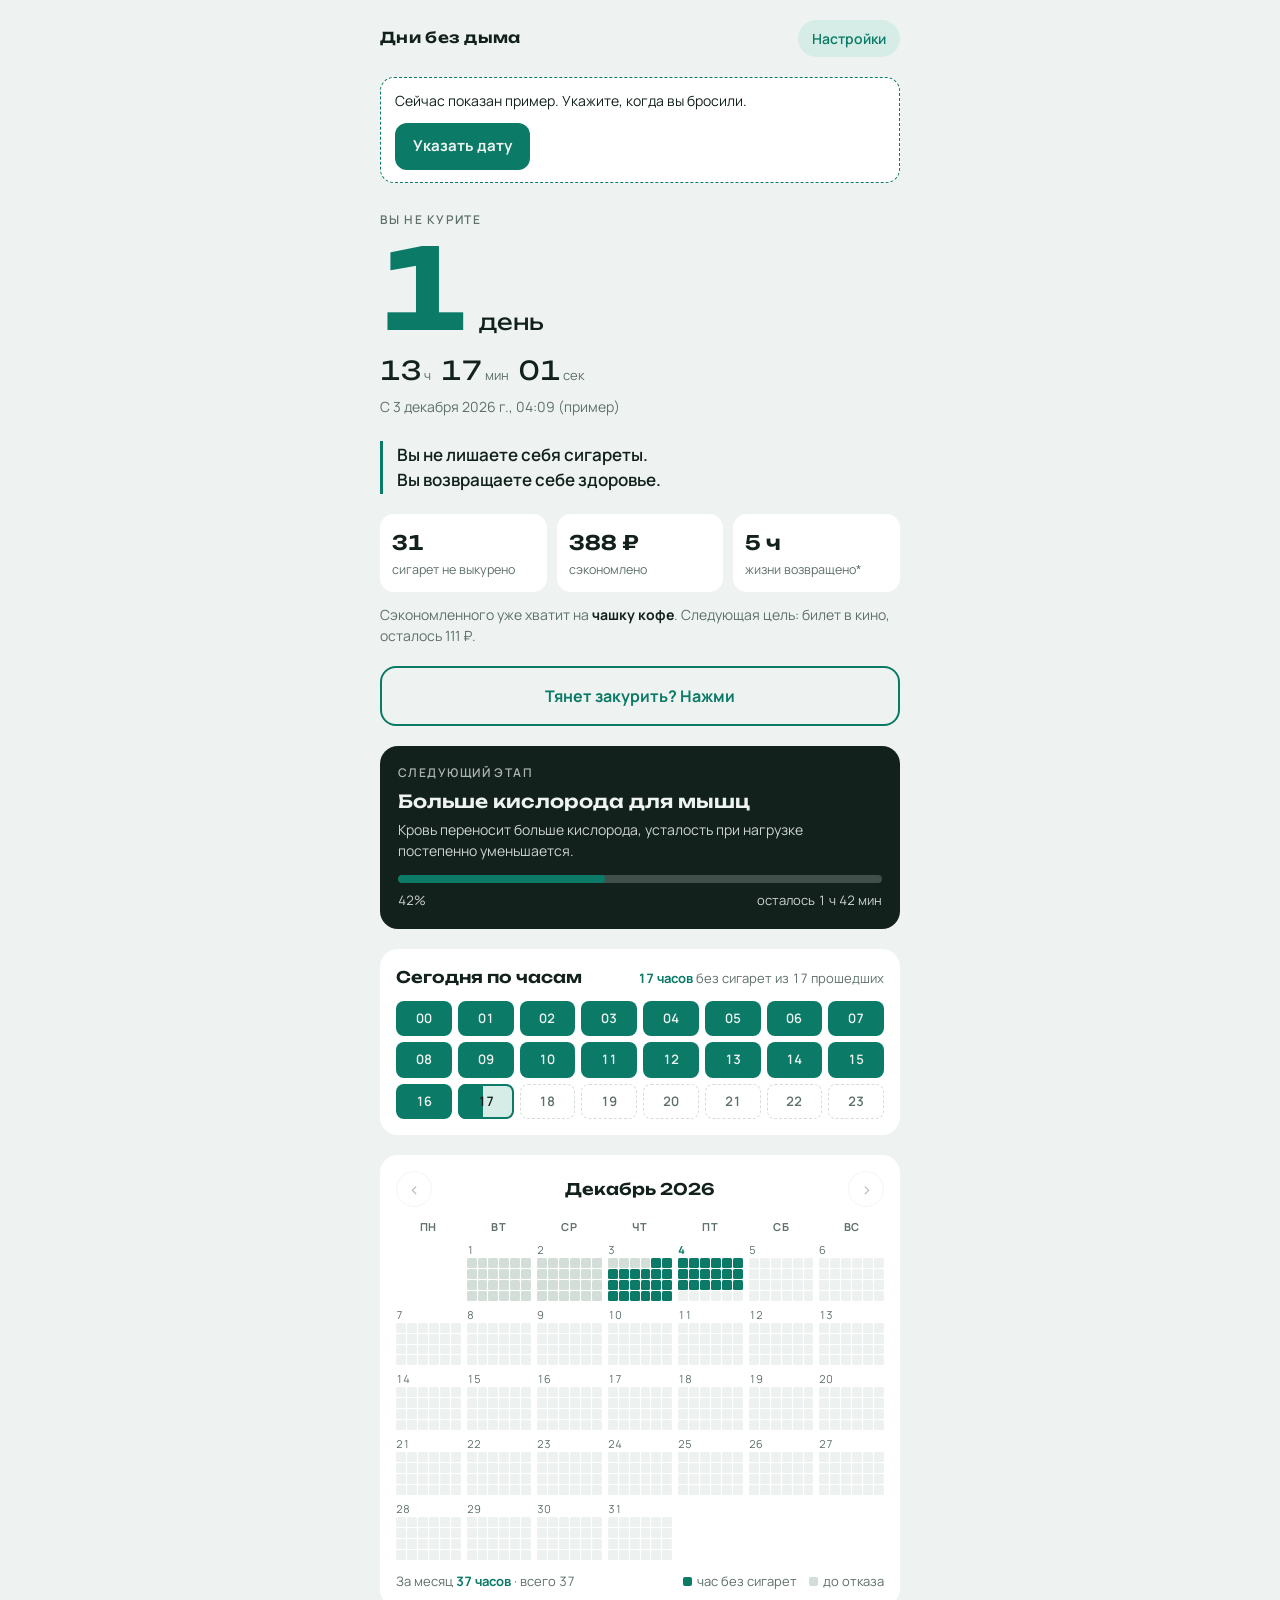
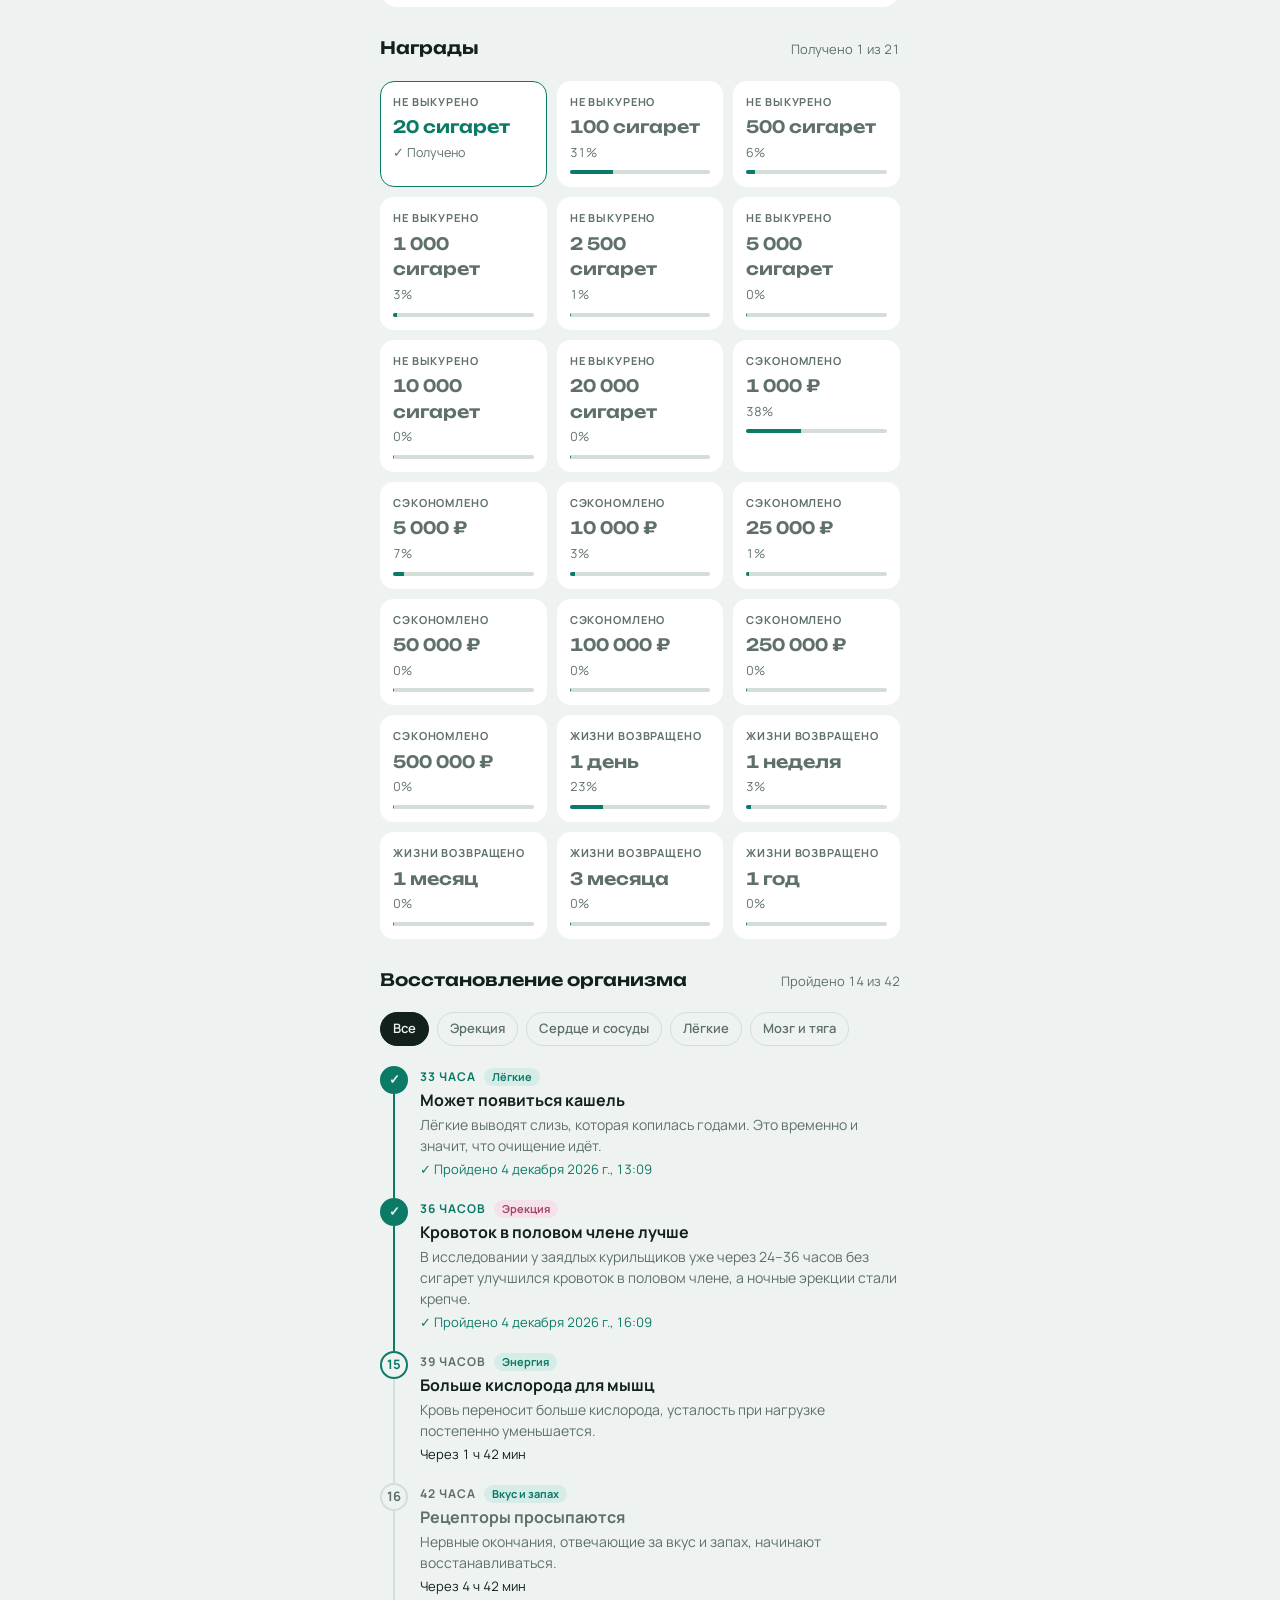
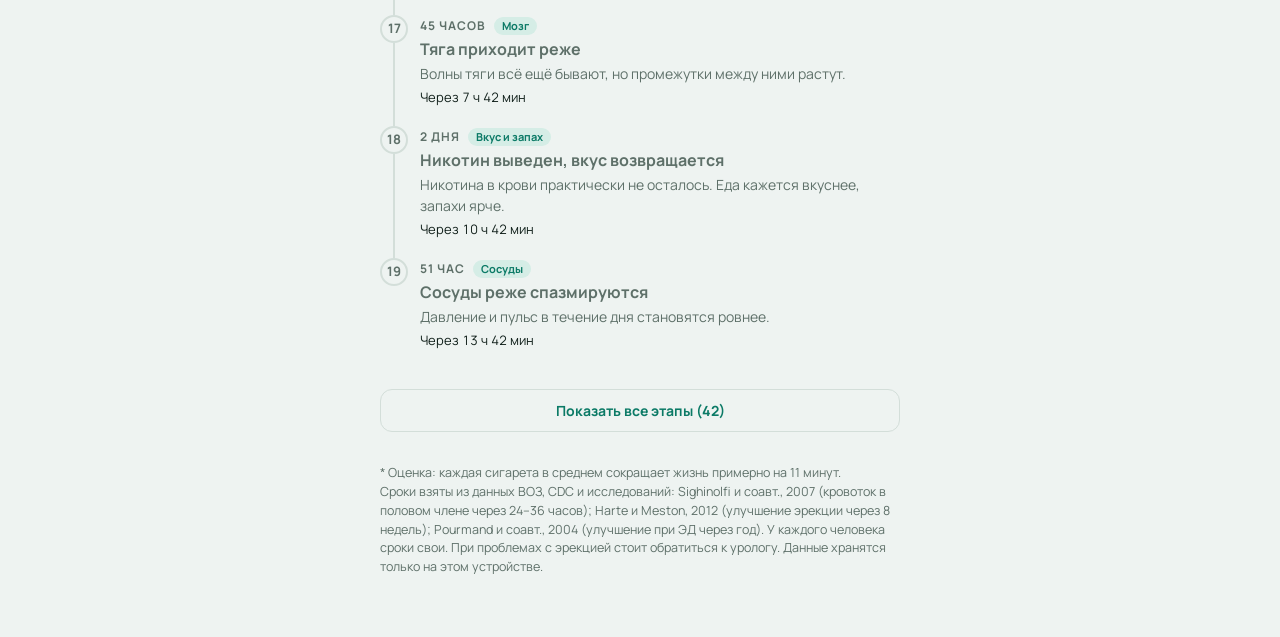
<file: index.html>
<!doctype html>
<html lang="ru">
<head>
<meta charset="utf-8">
<meta name="viewport" content="width=device-width, initial-scale=1, viewport-fit=cover">
<meta name="apple-mobile-web-app-capable" content="yes">
<meta name="mobile-web-app-capable" content="yes">
<meta name="apple-mobile-web-app-title" content="Без дыма">
<meta name="apple-mobile-web-app-status-bar-style" content="black-translucent">
<meta name="theme-color" content="#0B7A66">
<link rel="apple-touch-icon" href="apple-touch-icon.png">
<link rel="manifest" href="manifest.json">
<style>
:root { color-scheme: light; padding-top: env(safe-area-inset-top, 0px); padding-bottom: env(safe-area-inset-bottom, 0px); }
body { margin: 0; font-family: -apple-system, system-ui, sans-serif; font-size: 14px; -webkit-text-size-adjust: 100%; }
[hidden] { display: none !important; }
</style>
<title>Дни без дыма</title>
<link rel="preconnect" href="https://fonts.googleapis.com">
<link rel="preconnect" href="https://fonts.gstatic.com" crossorigin>
<link rel="stylesheet" href="https://fonts.googleapis.com/css2?family=Unbounded:wght@400;600;700&family=Manrope:wght@400;500;600;700&display=swap">
<style>
/* Layout: one narrow phone column — live timer, savings, craving help, today's hours, month calendar, rewards, then the recovery timeline */
:root {
  --bg: #EEF3F1;
  --surface: #FFFFFF;
  --fg: #12211C;
  --muted: #5E7069;
  --line: #D3DED9;
  --accent: #0B7A66;
  --accent-soft: #D5EDE6;
  --rose: #A8456B;
  --rose-soft: #F5E1E9;
  --warn: #B4472F;
  --display: "Unbounded", "Arial Black", system-ui, sans-serif;
  --body: "Manrope", -apple-system, "Segoe UI", Roboto, sans-serif;
}
@media (prefers-color-scheme: dark) {
  :root:not([data-theme="light"]) {
    --bg: #0C1613; --surface: #14211D; --fg: #E4EFEB; --muted: #8FA59D;
    --line: #23352F; --accent: #3FC7A8; --accent-soft: #173A31;
    --rose: #EC8FB2; --rose-soft: #3A1E2A; --warn: #F08A6E;
    color-scheme: dark;
  }
}
:root[data-theme="dark"] {
  --bg: #0C1613; --surface: #14211D; --fg: #E4EFEB; --muted: #8FA59D;
  --line: #23352F; --accent: #3FC7A8; --accent-soft: #173A31;
  --rose: #EC8FB2; --rose-soft: #3A1E2A; --warn: #F08A6E;
  color-scheme: dark;
}

* { box-sizing: border-box; }
body {
  background: var(--bg); color: var(--fg);
  font-family: var(--body); font-size: 16px; line-height: 1.5;
  padding-left: max(16px, env(safe-area-inset-left, 0px));
  padding-right: max(16px, env(safe-area-inset-right, 0px));
  padding-block: 20px 48px;
}
.app { max-width: 520px; margin: 0 auto; display: flex; flex-direction: column; gap: 20px; }
button:focus-visible, input:focus-visible { outline: 2px solid var(--accent); outline-offset: 2px; }
h2 { font-family: var(--display); font-size: 17px; font-weight: 600; margin: 8px 0 0; }
.eyebrow { font-size: 12px; text-transform: uppercase; letter-spacing: .12em; color: var(--muted); font-weight: 600; }
.card { background: var(--surface); border-radius: 18px; padding: 16px; display: flex; flex-direction: column; gap: 12px; }
.card-head { display: flex; justify-content: space-between; align-items: baseline; gap: 10px; flex-wrap: wrap; }
.card-title { font-family: var(--display); font-weight: 600; font-size: 16px; }
.card-sum { font-size: 13px; color: var(--muted); font-variant-numeric: tabular-nums; }
.card-sum b { color: var(--accent); }

.top { display: flex; justify-content: space-between; align-items: center; gap: 12px; }
.brand { font-family: var(--display); font-weight: 600; font-size: 15px; letter-spacing: .02em; }
.pill-btn {
  font: inherit; font-size: 14px; font-weight: 600; color: var(--accent);
  background: var(--accent-soft); border: 0; border-radius: 999px; padding: 8px 14px; cursor: pointer;
}

.demo {
  background: var(--surface); border: 1px dashed var(--accent); border-radius: 14px;
  padding: 12px 14px; font-size: 14px; display: flex; gap: 12px; align-items: center; justify-content: space-between; flex-wrap: wrap;
}

/* hero */
.hero { padding-block: 8px 4px; }
.days { display: flex; align-items: baseline; gap: 12px; margin-top: 6px; }
.days-num { font-family: var(--display); font-weight: 700; font-size: clamp(64px, 22vw, 112px); line-height: .95; color: var(--accent); font-variant-numeric: tabular-nums; }
.days-word { font-family: var(--display); font-size: 22px; font-weight: 400; }
.clock { font-family: var(--display); font-size: 26px; font-weight: 400; font-variant-numeric: tabular-nums; margin-top: 10px; letter-spacing: .02em; }
.clock span { color: var(--muted); font-size: 13px; font-family: var(--body); margin: 0 10px 0 3px; letter-spacing: 0; }
.since { color: var(--muted); font-size: 14px; margin-top: 6px; }

/* thought of the day */
.quote { border-left: 3px solid var(--accent); padding: 2px 0 2px 14px; font-size: 17px; font-weight: 600; line-height: 1.45; text-wrap: balance; }

/* stats */
.stats { display: grid; grid-template-columns: repeat(3, 1fr); gap: 10px; }
.stat { background: var(--surface); border-radius: 14px; padding: 14px 12px; min-width: 0; }
.stat-val { font-family: var(--display); font-weight: 600; font-size: 20px; font-variant-numeric: tabular-nums; overflow-wrap: anywhere; }
.stat-label { font-size: 12.5px; color: var(--muted); line-height: 1.3; margin-top: 4px; }
@media (max-width: 360px) { .stat-val { font-size: 17px; } }
.buy { font-size: 14px; color: var(--muted); margin-top: -8px; }
.buy b { color: var(--fg); }

/* craving help */
.sos-btn {
  font: inherit; font-weight: 700; font-size: 16px; width: 100%; padding: 16px; border-radius: 16px; cursor: pointer;
  border: 2px solid var(--accent); background: transparent; color: var(--accent);
  display: flex; justify-content: center; align-items: center; gap: 10px;
}
.sos { background: var(--surface); border-radius: 18px; padding: 20px 16px; display: flex; flex-direction: column; gap: 16px; align-items: center; text-align: center; }
.breath-wrap { width: 180px; height: 180px; display: grid; place-items: center; max-width: 100%; }
.breath {
  width: 100%; height: 100%; border-radius: 50%; background: var(--accent-soft); border: 3px solid var(--accent);
  display: grid; place-items: center; transform: scale(.55); transition: transform 4s ease-in-out;
}
.breath.big { transform: scale(1); }
.breath-word { font-family: var(--display); font-weight: 600; font-size: 18px; color: var(--accent); transform: scale(1.4); }
.breath.big .breath-word { transform: none; }
.sos-time { font-family: var(--display); font-size: 28px; font-variant-numeric: tabular-nums; }
.sos-tips { text-align: left; margin: 0; padding-left: 20px; font-size: 14px; color: var(--muted); display: flex; flex-direction: column; gap: 6px; }

/* next milestone */
.next { background: var(--fg); color: var(--bg); border-radius: 18px; padding: 18px; }
.next .eyebrow { color: inherit; opacity: .7; }
.next-title { font-family: var(--display); font-size: 18px; font-weight: 600; margin-top: 6px; text-wrap: balance; }
.next-text { font-size: 14px; opacity: .85; margin-top: 4px; }
.bar { height: 8px; border-radius: 99px; background: color-mix(in srgb, var(--bg) 22%, transparent); margin-top: 14px; overflow: hidden; }
.bar > i { display: block; height: 100%; background: var(--accent); border-radius: inherit; transition: width .6s; }
.next-meta { display: flex; justify-content: space-between; font-size: 13px; margin-top: 8px; opacity: .85; font-variant-numeric: tabular-nums; gap: 8px; }

/* today: 24 large hour tiles, the running hour fills up minute by minute */
.today-grid { display: grid; grid-template-columns: repeat(6, minmax(0, 1fr)); gap: 6px; }
.th {
  border-radius: 8px; padding: 8px 0; text-align: center; font-size: 13px; font-weight: 600;
  font-variant-numeric: tabular-nums; background: var(--line); color: var(--muted);
}
.th.f { background: transparent; border: 1px dashed var(--line); padding: 7px 0; }
.th.g { background: var(--accent); color: var(--bg); }
.th.c { background: linear-gradient(to right, var(--accent) var(--p), var(--accent-soft) var(--p)); color: var(--fg); outline: 2px solid var(--accent); outline-offset: -2px; }
@media (min-width: 480px) { .today-grid { grid-template-columns: repeat(8, minmax(0, 1fr)); } }

/* hour calendar: each day is a 6×4 grid of its 24 hours */
.nav { width: 36px; height: 36px; border-radius: 50%; border: 1px solid var(--line); background: transparent; color: var(--fg); font: inherit; font-size: 18px; line-height: 1; cursor: pointer; }
.nav:disabled { opacity: .3; cursor: default; }
.cal-head { display: flex; align-items: center; justify-content: space-between; gap: 8px; }
.cal-grid { display: grid; grid-template-columns: repeat(7, minmax(0, 1fr)); gap: 8px 6px; }
.wd { font-size: 11px; color: var(--muted); text-align: center; font-weight: 700; text-transform: uppercase; letter-spacing: .06em; }
.day { min-width: 0; display: flex; flex-direction: column; gap: 3px; }
.day-n { font-size: 11px; color: var(--muted); font-variant-numeric: tabular-nums; line-height: 1; }
.day.today .day-n { color: var(--accent); font-weight: 700; }
.day.full .day-n { color: var(--fg); font-weight: 600; }
.hours { display: grid; grid-template-columns: repeat(6, 1fr); gap: 1px; }
.hours i { aspect-ratio: 1; border-radius: 1.5px; background: var(--line); }
.hours i.f { opacity: .4; }
.hours i.g { background: var(--accent); }
.hours i.c { background: var(--accent); animation: pulse 1.6s ease-in-out infinite; }
@keyframes pulse { 50% { opacity: .3; } }
.cal-foot { display: flex; justify-content: space-between; align-items: center; gap: 10px; flex-wrap: wrap; font-size: 13px; color: var(--muted); }
.legend { display: flex; gap: 12px; flex-wrap: wrap; }
.legend span { display: inline-flex; align-items: center; gap: 5px; }
.legend i { width: 9px; height: 9px; border-radius: 2px; background: var(--line); display: inline-block; }
.legend i.g { background: var(--accent); }

/* reward badges */
.badges { display: grid; grid-template-columns: repeat(auto-fill, minmax(145px, 1fr)); gap: 10px; }
.badge { background: var(--surface); border-radius: 14px; padding: 12px; display: flex; flex-direction: column; gap: 4px; min-width: 0; border: 1px solid transparent; }
.badge.done { border-color: var(--accent); }
.badge-k { font-size: 11px; text-transform: uppercase; letter-spacing: .08em; color: var(--muted); font-weight: 700; }
.badge-v { font-family: var(--display); font-weight: 600; font-size: 17px; font-variant-numeric: tabular-nums; overflow-wrap: anywhere; }
.badge.done .badge-v { color: var(--accent); }
.badge.locked .badge-v { color: var(--muted); }
.badge-s { font-size: 12.5px; color: var(--muted); font-variant-numeric: tabular-nums; }
.mbar { height: 4px; border-radius: 99px; background: var(--line); overflow: hidden; margin-top: 4px; }
.mbar > i { display: block; height: 100%; background: var(--accent); }

/* recovery timeline */
.filters { display: flex; gap: 8px; flex-wrap: wrap; }
.chip {
  font: inherit; font-size: 13px; font-weight: 600; padding: 6px 12px; border-radius: 999px; cursor: pointer;
  border: 1px solid var(--line); background: transparent; color: var(--muted);
}
.chip[aria-pressed="true"] { background: var(--fg); color: var(--bg); border-color: var(--fg); }
.timeline { list-style: none; margin: 0; padding: 0; }
.ms { display: grid; grid-template-columns: 28px 1fr; gap: 12px; position: relative; padding-bottom: 18px; }
.ms::before { content: ""; position: absolute; left: 13px; top: 28px; bottom: 0; width: 2px; background: var(--line); }
.ms:last-child::before { display: none; }
.ms.done::before { background: var(--accent); }
.dot {
  width: 28px; height: 28px; border-radius: 50%; display: grid; place-items: center;
  border: 2px solid var(--line); background: var(--bg); color: var(--muted); font-size: 13px; font-weight: 700;
}
.ms.done .dot { background: var(--accent); border-color: var(--accent); color: var(--bg); }
.ms.current .dot { border-color: var(--accent); color: var(--accent); }
.ms-body { min-width: 0; padding-top: 2px; }
.ms-top { display: flex; align-items: center; gap: 8px; flex-wrap: wrap; }
.ms-when { font-size: 12px; font-weight: 700; letter-spacing: .08em; text-transform: uppercase; color: var(--muted); }
.ms.done .ms-when { color: var(--accent); }
.tag { font-size: 11px; font-weight: 700; padding: 1px 8px; border-radius: 999px; background: var(--accent-soft); color: var(--accent); }
.tag.e { background: var(--rose-soft); color: var(--rose); }
.ms-title { font-weight: 700; margin-top: 2px; }
.ms-text { font-size: 14px; color: var(--muted); margin-top: 2px; }
.ms.locked .ms-title { color: var(--muted); }
.ms-status { font-size: 13px; margin-top: 4px; font-variant-numeric: tabular-nums; }
.ms.done .ms-status { color: var(--accent); }
.more-btn { font: inherit; font-weight: 700; font-size: 14px; color: var(--accent); background: none; border: 1px solid var(--line); border-radius: 12px; padding: 10px; cursor: pointer; width: 100%; }

.note { font-size: 12.5px; color: var(--muted); }

/* settings sheet */
.sheet { background: var(--surface); border-radius: 18px; padding: 18px; display: flex; flex-direction: column; gap: 14px; }
.sheet h3 { margin: 0; font-family: var(--display); font-size: 16px; font-weight: 600; }
.form { display: flex; flex-direction: column; gap: 14px; }
.field { display: flex; flex-direction: column; gap: 6px; }
.field label { font-size: 13px; font-weight: 600; color: var(--muted); }
.field input {
  font: inherit; font-size: 16px; color: var(--fg); background: var(--bg);
  border: 1px solid var(--line); border-radius: 10px; padding: 10px 12px; width: 100%; min-width: 0;
}
.row { display: grid; grid-template-columns: 1fr 1fr; gap: 12px; }
.actions { display: flex; gap: 10px; flex-wrap: wrap; justify-content: center; }
.btn {
  font: inherit; font-weight: 700; font-size: 15px; border: 0; border-radius: 12px; padding: 12px 18px; cursor: pointer;
  background: var(--accent); color: var(--bg);
}
.btn.ghost { background: transparent; color: var(--muted); border: 1px solid var(--line); }
.btn.danger { background: transparent; color: var(--warn); border: 1px solid var(--warn); }
.btn.danger-solid { background: var(--warn); color: var(--bg); }
.confirm { display: flex; flex-direction: column; gap: 10px; font-size: 14px; border-top: 1px solid var(--line); padding-top: 14px; }
.toast {
  position: fixed; left: 50%; transform: translateX(-50%); max-width: calc(100% - 32px); text-align: center;
  bottom: calc(20px + env(safe-area-inset-bottom, 0px));
  background: var(--fg); color: var(--bg); padding: 10px 16px; border-radius: 999px; font-size: 14px; font-weight: 600;
}
@media (prefers-reduced-motion: reduce) {
  .bar > i { transition: none; }
  .hours i.c { animation: none; opacity: .5; }
  .breath, .breath.big { transition: none; transform: none; }
  .breath-word { transform: none; }
}
</style>
</head>
<body>

<div class="app">
  <div class="top">
    <div class="brand">Дни без дыма</div>
    <button class="pill-btn" id="openSettings" type="button">Настройки</button>
  </div>

  <div class="demo" id="demo" hidden>
    <span>Сейчас показан пример. Укажите, когда вы бросили.</span>
    <button class="btn" id="demoStart" type="button">Указать дату</button>
  </div>

  <section class="sheet" id="sheet" hidden>
    <h3>Мои данные</h3>
    <form id="form" class="form">
      <div class="field">
        <label for="quit">Когда выкурили последнюю сигарету</label>
        <input type="datetime-local" id="quit" required>
      </div>
      <div class="row">
        <div class="field">
          <label for="perDay">Сигарет в день</label>
          <input type="number" id="perDay" min="1" max="100" inputmode="numeric" required>
        </div>
        <div class="field">
          <label for="perPack">Сигарет в пачке</label>
          <input type="number" id="perPack" min="1" max="50" inputmode="numeric" required>
        </div>
      </div>
      <div class="field">
        <label for="price">Цена пачки, ₽</label>
        <input type="number" id="price" min="0" step="1" inputmode="decimal" required>
      </div>
      <div class="actions" style="justify-content:flex-start">
        <button class="btn" type="submit">Сохранить</button>
        <button class="btn ghost" type="button" id="closeSettings">Отмена</button>
      </div>
    </form>
    <div class="confirm">
      <button class="btn danger" type="button" id="relapse">Сорвался, начать заново</button>
      <div id="relapseConfirm" hidden>
        <p style="margin:0 0 10px">Счётчик начнётся с текущего момента. Это нормально: большинство бросает не с первой попытки, и каждая попытка приближает к успеху.</p>
        <div class="actions" style="justify-content:flex-start">
          <button class="btn danger-solid" type="button" id="relapseYes">Начать с нуля</button>
          <button class="btn ghost" type="button" id="relapseNo">Не надо</button>
        </div>
      </div>
    </div>
  </section>

  <section class="hero">
    <div class="eyebrow">Вы не курите</div>
    <div class="days"><span class="days-num" id="days">0</span><span class="days-word" id="daysWord">дней</span></div>
    <div class="clock" id="clock"></div>
    <div class="since" id="since"></div>
  </section>

  <div class="quote" id="quote"></div>

  <section class="stats">
    <div class="stat"><div class="stat-val" id="cigs">0</div><div class="stat-label">сигарет не выкурено</div></div>
    <div class="stat"><div class="stat-val" id="money">0 ₽</div><div class="stat-label">сэкономлено</div></div>
    <div class="stat"><div class="stat-val" id="life">0 ч</div><div class="stat-label">жизни возвращено*</div></div>
  </section>
  <div class="buy" id="buy"></div>

  <button class="sos-btn" id="sosOpen" type="button">Тянет закурить? Нажми</button>
  <section class="sos" id="sos" hidden>
    <div class="eyebrow">Волна тяги длится 3–5 минут</div>
    <div class="breath-wrap"><div class="breath" id="breath"><span class="breath-word" id="breathWord">Вдох</span></div></div>
    <div class="sos-time" id="sosTime">3:00</div>
    <ol class="sos-tips">
      <li>Дыши за кругом: вдох 4 секунды, задержка 4, выдох 4, задержка 4.</li>
      <li>Выпей стакан холодной воды маленькими глотками.</li>
      <li>Займи руки: сожми мяч, поиграй в игру на телефоне, пройдись.</li>
      <li>Вспомни, зачем бросаешь, и посмотри на свой счётчик выше.</li>
    </ol>
    <div class="actions">
      <button class="btn" id="sosDone" type="button">Отпустило</button>
      <button class="btn ghost" id="sosClose" type="button">Закрыть</button>
    </div>
  </section>

  <section class="next" id="next">
    <div class="eyebrow">Следующий этап</div>
    <div class="next-title" id="nextTitle"></div>
    <div class="next-text" id="nextText"></div>
    <div class="bar"><i id="nextBar" style="width:0"></i></div>
    <div class="next-meta"><span id="nextPct"></span><span id="nextLeft"></span></div>
  </section>

  <section class="card">
    <div class="card-head">
      <div class="card-title">Сегодня по часам</div>
      <div class="card-sum" id="todaySum"></div>
    </div>
    <div class="today-grid" id="todayGrid"></div>
  </section>

  <section class="card">
    <div class="cal-head">
      <button class="nav" id="calPrev" type="button" aria-label="Предыдущий месяц">‹</button>
      <div class="card-title" id="calMonth"></div>
      <button class="nav" id="calNext" type="button" aria-label="Следующий месяц">›</button>
    </div>
    <div class="cal-grid" id="calGrid"></div>
    <div class="cal-foot">
      <span class="card-sum" id="calSum"></span>
      <span class="legend"><span><i class="g"></i>час без сигарет</span><span><i></i>до отказа</span></span>
    </div>
  </section>

  <div class="card-head"><h2>Награды</h2><span class="card-sum" id="badgesCount"></span></div>
  <div class="badges" id="badges"></div>

  <div class="card-head"><h2>Восстановление организма</h2><span class="card-sum" id="msCount"></span></div>
  <div class="filters" id="filters">
    <button class="chip" type="button" data-f="all" aria-pressed="true">Все</button>
    <button class="chip" type="button" data-f="Эрекция">Эрекция</button>
    <button class="chip" type="button" data-f="Сердце">Сердце и сосуды</button>
    <button class="chip" type="button" data-f="Лёгкие">Лёгкие</button>
    <button class="chip" type="button" data-f="Мозг">Мозг и тяга</button>
  </div>
  <ol class="timeline" id="timeline"></ol>
  <button class="more-btn" id="moreBtn" type="button"></button>

  <p class="note">* Оценка: каждая сигарета в среднем сокращает жизнь примерно на 11 минут.<br>
  Сроки взяты из данных ВОЗ, CDC и исследований: Sighinolfi и соавт., 2007 (кровоток в половом члене через 24–36 часов); Harte и Meston, 2012 (улучшение эрекции через 8 недель); Pourmand и соавт., 2004 (улучшение при ЭД через год). У каждого человека сроки свои. При проблемах с эрекцией стоит обратиться к урологу. Данные хранятся только на этом устройстве.</p>
</div>

<div class="toast" id="toast" hidden></div>

<script>
const MIN = 60e3, HOUR = 60 * MIN, DAY = 24 * HOUR, YEAR = 365 * DAY;

// Recovery timeline. Tags drive the filter chips; "Сосуды" and "Кровь" fall under the heart filter.
const MILESTONES = [
  { t: 20 * MIN, when: "20 минут", tag: "Сердце", title: "Пульс и давление снижаются", text: "Сердцебиение и давление начинают возвращаться к обычному уровню." },
  { t: 2 * HOUR, when: "2 часа", tag: "Сосуды", title: "Руки и ноги теплеют", text: "Сосуды расширяются, кровоснабжение пальцев улучшается." },
  { t: 3 * HOUR, when: "3 часа", tag: "Кровь", title: "Никотина вдвое меньше", text: "Никотин выводится быстро: его уровень в крови падает вдвое примерно каждые 2 часа." },
  { t: 6 * HOUR, when: "6 часов", tag: "Кровь", title: "Кислорода становится больше", text: "Угарный газ из дыма вытесняет кислород из крови. Он уходит с дыханием, и уже примерно половины его нет." },
  { t: 9 * HOUR, when: "9 часов", tag: "Эрекция", title: "Сосуды перестают сжиматься", text: "Никотина осталось меньше 5%. Никотин сужает артерии, в том числе артерии полового члена, и это действие сходит на нет." },
  { t: 12 * HOUR, when: "12 часов", tag: "Кровь", title: "Угарный газ в норме", text: "Уровень угарного газа в крови как у некурящего, органы получают больше кислорода." },
  { t: 15 * HOUR, when: "15 часов", tag: "Мозг", title: "Первые волны тяги", text: "Это нормально. Одна волна длится 3–5 минут, потом отпускает. Помогает вода, прогулка или кнопка «Тянет закурить?»." },
  { t: 18 * HOUR, when: "18 часов", tag: "Лёгкие", title: "Лёгкие начинают очищаться", text: "Без нового дыма реснички в бронхах начинают восстанавливаться и выводить скопившуюся грязь." },
  { t: 21 * HOUR, when: "21 час", tag: "Сердце", title: "Сердцу спокойнее", text: "Никотин разгоняет пульс на 10–20 ударов в минуту. Теперь сердце бьётся ровнее и тратит меньше сил." },
  { t: 24 * HOUR, when: "1 день", tag: "Сердце", title: "Риск инфаркта начинает снижаться", text: "Первые сутки позади. Давление стабильнее, сосуды реже спазмируются." },
  { t: 27 * HOUR, when: "27 часов", tag: "Эрекция", title: "Возвращается оксид азота", text: "Курение подавляет оксид азота — вещество, которое расслабляет сосуды и запускает эрекцию. Без дыма стенки сосудов начинают вырабатывать его лучше." },
  { t: 30 * HOUR, when: "30 часов", tag: "Мозг", title: "Раздражительность — знак перемен", text: "Мозг учится жить без никотина. Пик раздражительности обычно на 2–3 день, дальше идёт на спад." },
  { t: 33 * HOUR, when: "33 часа", tag: "Лёгкие", title: "Может появиться кашель", text: "Лёгкие выводят слизь, которая копилась годами. Это временно и значит, что очищение идёт." },
  { t: 36 * HOUR, when: "36 часов", tag: "Эрекция", title: "Кровоток в половом члене лучше", text: "В исследовании у заядлых курильщиков уже через 24–36 часов без сигарет улучшился кровоток в половом члене, а ночные эрекции стали крепче." },
  { t: 39 * HOUR, when: "39 часов", tag: "Энергия", title: "Больше кислорода для мышц", text: "Кровь переносит больше кислорода, усталость при нагрузке постепенно уменьшается." },
  { t: 42 * HOUR, when: "42 часа", tag: "Вкус и запах", title: "Рецепторы просыпаются", text: "Нервные окончания, отвечающие за вкус и запах, начинают восстанавливаться." },
  { t: 45 * HOUR, when: "45 часов", tag: "Мозг", title: "Тяга приходит реже", text: "Волны тяги всё ещё бывают, но промежутки между ними растут." },
  { t: 48 * HOUR, when: "2 дня", tag: "Вкус и запах", title: "Никотин выведен, вкус возвращается", text: "Никотина в крови практически не осталось. Еда кажется вкуснее, запахи ярче." },
  { t: 51 * HOUR, when: "51 час", tag: "Сосуды", title: "Сосуды реже спазмируются", text: "Давление и пульс в течение дня становятся ровнее." },
  { t: 54 * HOUR, when: "54 часа", tag: "Кровь", title: "Кровь становится менее густой", text: "Курение заставляет тромбоциты слипаться. Без дыма этот эффект ослабевает, и риск тромбов начинает снижаться." },
  { t: 57 * HOUR, when: "57 часов", tag: "Лёгкие", title: "Бронхи расслабляются", text: "Дыхательные пути меньше сужены, вдох становится глубже." },
  { t: 60 * HOUR, when: "60 часов", tag: "Мозг", title: "Сон может быть беспокойным", text: "Это временная перестройка. Обычно сон приходит в норму за 1–2 недели." },
  { t: 63 * HOUR, when: "63 часа", tag: "Эрекция", title: "Сосудам легче наполняться", text: "Без никотина и угарного газа мелкие сосуды, в том числе в половом члене, лучше наполняются кровью." },
  { t: 66 * HOUR, when: "66 часов", tag: "Мозг", title: "Рецепторы перестраиваются", text: "Лишние никотиновые рецепторы в мозге начинают исчезать. За несколько недель их станет столько же, сколько у некурящего, и тяга сильно ослабнет." },
  { t: 69 * HOUR, when: "69 часов", tag: "Энергия", title: "Почти трое суток", text: "Самая тяжёлая часть почти пройдена. Через это проходит каждый, кто бросил навсегда." },
  { t: 72 * HOUR, when: "3 дня", tag: "Лёгкие", title: "Дышать заметно легче", text: "Бронхи расслаблены, объём вдоха растёт, становится больше энергии. Пик ломки позади." },
  { t: 7 * DAY, when: "1 неделя", tag: "Мозг", title: "Первая неделя", text: "Тяга приходит реже и слабее. Каждая неделя без сигарет повышает шансы не вернуться к курению." },
  { t: 14 * DAY, when: "2 недели", tag: "Эрекция", title: "Кровообращение лучше", text: "Кровоток улучшается во всём теле, включая половые органы. Ходить и подниматься по лестнице легче." },
  { t: 21 * DAY, when: "3 недели", tag: "Мозг", title: "Сон и концентрация", text: "Раздражительность и проблемы со сном обычно сходят на нет, легче сосредоточиться." },
  { t: 30 * DAY, when: "1 месяц", tag: "Лёгкие", title: "Меньше кашля", text: "Реснички в лёгких восстановились и хорошо очищают дыхательные пути." },
  { t: 56 * DAY, when: "8 недель", tag: "Эрекция", title: "Эрекция крепче", text: "В исследовании у бросивших курить мужчин к этому сроку заметно улучшились эрекция и возбуждение." },
  { t: 90 * DAY, when: "3 месяца", tag: "Лёгкие", title: "Лёгкие работают лучше", text: "Функция лёгких заметно растёт, одышка при нагрузке уменьшается." },
  { t: 180 * DAY, when: "6 месяцев", tag: "Мозг", title: "Спокойнее и радостнее", text: "Уровень тревоги и стресса ниже, чем во время курения, настроение стабильнее." },
  { t: 270 * DAY, when: "9 месяцев", tag: "Лёгкие", title: "Кашель и одышка уходят", text: "Лёгкие заметно чище, простуды и бронхиты случаются реже." },
  { t: YEAR, when: "1 год", tag: "Сердце", title: "Риск болезней сердца вдвое ниже", text: "Риск ишемической болезни сердца вдвое ниже, чем у курящего." },
  { t: YEAR, when: "1 год", tag: "Эрекция", title: "Эрекция восстанавливается", text: "В исследовании примерно у четверти мужчин с эректильной дисфункцией эрекция улучшилась за год после отказа. У продолжавших курить улучшений не было." },
  { t: 2 * YEAR, when: "2 года", tag: "Сердце", title: "Риск инсульта снижается", text: "За 2–5 лет риск инсульта может опуститься до уровня некурящего." },
  { t: 5 * YEAR, when: "5 лет", tag: "Лёгкие", title: "Риск рака рта и горла вдвое ниже", text: "Также вдвое снижается риск рака пищевода и мочевого пузыря." },
  { t: 10 * YEAR, when: "10 лет", tag: "Лёгкие", title: "Риск рака лёгких вдвое ниже", text: "Снижается риск рака гортани и поджелудочной железы." },
  { t: 10 * YEAR, when: "10 лет", tag: "Эрекция", title: "Риск ЭД как у некурящего", text: "Чем дольше вы не курите, тем ниже риск эректильной дисфункции. Со временем он приближается к уровню некурящих." },
  { t: 15 * YEAR, when: "15 лет", tag: "Сердце", title: "Сердце как у некурящего", text: "Риск ишемической болезни сердца такой же, как у человека, который не курил." },
  { t: 20 * YEAR, when: "20 лет", tag: "Лёгкие", title: "Полное восстановление", text: "Риск рака рта, горла и поджелудочной железы приближается к уровню некурящего." }
];
const FILTER_OF = { "Сосуды": "Сердце", "Кровь": "Сердце" };

const QUOTES = [
  "Каждая волна тяги длится 3–5 минут. Эту вы тоже переживёте.",
  "Вы не лишаете себя сигареты. Вы возвращаете себе здоровье.",
  "Никотин не успокаивает. Он только снимает ломку, которую сам же и вызвал.",
  "Через год вы будете рады, что начали сегодня.",
  "Одна сигарета — это не «чуть-чуть». Это перезапуск счётчика.",
  "Тело уже чинится. Не мешайте ему.",
  "Самые тяжёлые дни — первые три. Дальше легче с каждым днём.",
  "Тяга — не приказ. Это сигнал, который пройдёт сам.",
  "Каждый зелёный час в календаре уже ваш, его никто не отнимет.",
  "Курение отнимает в среднем около 10 лет жизни. Вы забираете их обратно.",
  "Свежее дыхание, вкусная еда, крепкое здоровье. Это всё ваше.",
  "Порадуйте себя сегодня на сэкономленные деньги.",
  "Сосуды восстанавливаются, а с ними и мужская сила.",
  "Вы сильнее привычки. Привычка — это просто повторение, и вы его прервали.",
  "Если тянет, нажмите кнопку ниже и подышите три минуты."
];

const BUY = [[250, "чашку кофе"], [500, "билет в кино"], [900, "большую пиццу"], [2500, "ужин в кафе"], [8000, "новые кроссовки"],
  [15000, "хорошие наушники"], [30000, "выходные за городом"], [60000, "новый смартфон"], [120000, "отпуск на море"], [300000, "подержанную машину"]];

const KEY = "smokefree.v1";
const $ = id => document.getElementById(id);
let state, isDemo = false;

function load() {
  try { const s = JSON.parse(localStorage.getItem(KEY)); if (s && s.quit) return s; } catch (e) {}
  return null;
}
function save(s) {
  try { localStorage.setItem(KEY, JSON.stringify(s)); return true; } catch (e) { return false; }
}

function plural(n, forms) {
  n = Math.abs(Math.floor(n)) % 100; const n1 = n % 10;
  if (n > 10 && n < 20) return forms[2];
  if (n1 > 1 && n1 < 5) return forms[1];
  if (n1 === 1) return forms[0];
  return forms[2];
}
const pad = n => String(n).padStart(2, "0");
const fmtNum = n => Math.floor(n).toLocaleString("ru-RU");

function fmtSpan(ms) {
  if (ms < HOUR) { const m = Math.max(1, Math.ceil(ms / MIN)); return m + " " + plural(m, ["минута", "минуты", "минут"]); }
  if (ms < DAY) { const h = Math.floor(ms / HOUR), m = Math.floor(ms % HOUR / MIN); return h + " ч " + m + " мин"; }
  const d = Math.floor(ms / DAY);
  if (d < 60) { const h = Math.floor(ms % DAY / HOUR); return d + " " + plural(d, ["день", "дня", "дней"]) + (h ? " " + h + " ч" : ""); }
  if (d < 730) { const mo = Math.round(d / 30.4); return mo + " " + plural(mo, ["месяц", "месяца", "месяцев"]); }
  const y = Math.floor(d / 365); return y + " " + plural(y, ["год", "года", "лет"]);
}
function fmtDate(d) {
  return d.toLocaleDateString("ru-RU", { day: "numeric", month: "long", year: "numeric" }) + ", " + pad(d.getHours()) + ":" + pad(d.getMinutes());
}
function toLocalInput(d) {
  return d.getFullYear() + "-" + pad(d.getMonth() + 1) + "-" + pad(d.getDate()) + "T" + pad(d.getHours()) + ":" + pad(d.getMinutes());
}
function fromLocalInput(v) {
  const m = /^(\d{4})-(\d{2})-(\d{2})T(\d{2}):(\d{2})/.exec(v);
  return m ? new Date(+m[1], m[2] - 1, +m[3], +m[4], +m[5]) : null;
}
const elapsed = () => Math.max(0, Date.now() - new Date(state.quit).getTime());
const cigsAt = ms => ms / DAY * state.perDay;
const moneyAt = ms => cigsAt(ms) / state.perPack * state.price;

/* ---------- today's hours ---------- */
function renderToday() {
  const quit = new Date(state.quit).getTime(), n = new Date(), now = n.getTime();
  const y = n.getFullYear(), mo = n.getMonth(), d = n.getDate();
  let html = "", green = 0;
  for (let h = 0; h < 24; h++) {
    const start = new Date(y, mo, d, h).getTime(), end = new Date(y, mo, d, h + 1).getTime();
    let c = "", style = "";
    if (end <= now && end > quit) { c = "g"; green++; }
    else if (start <= now && now < end && now >= quit) {
      c = "c"; style = ` style="--p:${((now - Math.max(start, quit)) / (end - start) * 100).toFixed(1)}%"`;
    }
    else if (start > now) c = "f";
    html += `<div class="th ${c}"${style}>${pad(h)}</div>`;
  }
  $("todayGrid").innerHTML = html;
  $("todaySum").innerHTML = `<b>${green} ${plural(green, ["час", "часа", "часов"])}</b> без сигарет из ${n.getHours()} прошедших`;
}

/* ---------- month calendar ---------- */
const MONTHS = ["Январь", "Февраль", "Март", "Апрель", "Май", "Июнь", "Июль", "Август", "Сентябрь", "Октябрь", "Ноябрь", "Декабрь"];
const nowMonth = () => { const n = new Date(); return n.getFullYear() * 12 + n.getMonth(); };
let calMonth = nowMonth();

function renderCal() {
  const quit = new Date(state.quit).getTime(), now = Date.now();
  const y = Math.floor(calMonth / 12), mo = calMonth % 12;
  const qd = new Date(quit), firstMonth = qd.getFullYear() * 12 + qd.getMonth();
  $("calMonth").textContent = MONTHS[mo] + " " + y;
  $("calPrev").disabled = calMonth <= firstMonth;
  $("calNext").disabled = calMonth >= nowMonth();

  const daysIn = new Date(y, mo + 1, 0).getDate();
  const lead = (new Date(y, mo, 1).getDay() + 6) % 7;
  const today = new Date();
  let html = ["Пн", "Вт", "Ср", "Чт", "Пт", "Сб", "Вс"].map(w => `<div class="wd">${w}</div>`).join("");
  html += "<div></div>".repeat(lead);
  let monthHours = 0;
  for (let d = 1; d <= daysIn; d++) {
    let cells = "", green = 0;
    for (let h = 0; h < 24; h++) {
      const start = new Date(y, mo, d, h).getTime(), end = new Date(y, mo, d, h + 1).getTime();
      let c = "";
      if (end <= now && end > quit) { c = "g"; green++; }
      else if (start <= now && now < end && now >= quit) c = "c";
      else if (start > now) c = "f";
      cells += c ? `<i class="${c}"></i>` : "<i></i>";
    }
    monthHours += green;
    const isToday = today.getFullYear() === y && today.getMonth() === mo && today.getDate() === d;
    const cls = "day" + (isToday ? " today" : "") + (green === 24 ? " full" : "");
    html += `<div class="${cls}" title="${d} ${MONTHS[mo].toLowerCase()}: ${green} из 24 ч без сигарет"><span class="day-n">${d}</span><div class="hours">${cells}</div></div>`;
  }
  $("calGrid").innerHTML = html;
  const total = Math.floor(elapsed() / HOUR);
  $("calSum").innerHTML = `За месяц <b>${fmtNum(monthHours)} ${plural(monthHours, ["час", "часа", "часов"])}</b> · всего ${fmtNum(total)}`;
}
$("calPrev").onclick = () => { calMonth--; renderCal(); };
$("calNext").onclick = () => { calMonth++; renderCal(); };

/* ---------- reward badges ---------- */
const BADGES = [
  ...[20, 100, 500, 1000, 2500, 5000, 10000, 20000].map(v => ({ kind: "cigs", v, k: "Не выкурено", label: v.toLocaleString("ru-RU") + " " + plural(v, ["сигарета", "сигареты", "сигарет"]) })),
  ...[1000, 5000, 10000, 25000, 50000, 100000, 250000, 500000].map(v => ({ kind: "money", v, k: "Сэкономлено", label: v.toLocaleString("ru-RU") + " ₽" })),
  ...[[1440, "1 день"], [10080, "1 неделя"], [43200, "1 месяц"], [129600, "3 месяца"], [525600, "1 год"]].map(([v, label]) => ({ kind: "life", v, k: "Жизни возвращено", label }))
];
function renderBadges() {
  const ms = elapsed(), cigs = cigsAt(ms);
  const have = { cigs, money: moneyAt(ms), life: cigs * 11 };
  let got = 0;
  $("badges").innerHTML = BADGES.map(b => {
    const val = have[b.kind], done = val >= b.v, pct = Math.min(100, val / b.v * 100);
    if (done) got++;
    return `<div class="badge ${done ? "done" : "locked"}"><div class="badge-k">${b.k}</div><div class="badge-v">${b.label}</div>
      <div class="badge-s">${done ? "✓ Получено" : Math.floor(pct) + "%"}</div>${done ? "" : `<div class="mbar"><i style="width:${pct.toFixed(1)}%"></i></div>`}</div>`;
  }).join("");
  $("badgesCount").textContent = "Получено " + got + " из " + BADGES.length;
}

/* ---------- recovery timeline ---------- */
let filter = "all", showAll = false;
function renderTimeline() {
  const ms = elapsed(), quit = new Date(state.quit).getTime();
  const items = MILESTONES.map((m, i) => ({ ...m, i, done: ms >= m.t })).filter(m => filter === "all" || (FILTER_OF[m.tag] || m.tag) === filter);
  const firstOpen = items.findIndex(m => !m.done);
  const cur = firstOpen === -1 ? items.length : firstOpen;
  // Collapsed view: the last two reached stages plus the next five
  const visible = showAll ? items : items.slice(Math.max(0, cur - 2), cur + 5);
  const doneCount = items.filter(m => m.done).length;
  $("msCount").textContent = "Пройдено " + doneCount + " из " + items.length;

  $("timeline").innerHTML = visible.map((m, k) => {
    const pos = items.indexOf(m);
    const cls = m.done ? "done" : pos === cur ? "current" : "locked";
    const status = m.done ? "✓ Пройдено " + fmtDate(new Date(quit + m.t)) : "Через " + fmtSpan(m.t - ms);
    const tagCls = m.tag === "Эрекция" ? "tag e" : "tag";
    return `<li class="ms ${cls}"><div class="dot">${m.done ? "✓" : pos + 1}</div><div class="ms-body">
      <div class="ms-top"><span class="ms-when">${m.when}</span><span class="${tagCls}">${m.tag}</span></div>
      <div class="ms-title">${m.title}</div><div class="ms-text">${m.text}</div><div class="ms-status">${status}</div></div></li>`;
  }).join("");
  const hidden = items.length - visible.length;
  $("moreBtn").hidden = !showAll && hidden === 0;
  $("moreBtn").textContent = showAll ? "Свернуть" : "Показать все этапы (" + items.length + ")";
}
$("moreBtn").onclick = () => { showAll = !showAll; renderTimeline(); };
$("filters").onclick = e => {
  const b = e.target.closest(".chip"); if (!b) return;
  filter = b.dataset.f;
  document.querySelectorAll(".chip").forEach(c => c.setAttribute("aria-pressed", c === b ? "true" : "false"));
  renderTimeline();
};

/* ---------- craving help ---------- */
let sosTimer = null, sosEnd = 0, sosPhase = 0;
const PHASES = ["Вдох", "Задержка", "Выдох", "Задержка"];
function sosTick() {
  const left = Math.max(0, sosEnd - Date.now());
  const s = Math.ceil(left / 1000);
  $("sosTime").textContent = Math.floor(s / 60) + ":" + pad(s % 60);
  if (left === 0) { stopSos(); $("sosTime").textContent = "Готово"; $("breathWord").textContent = "Молодец"; toast("Три минуты прошли. Тяга слабеет"); }
}
function breathStep() {
  $("breathWord").textContent = PHASES[sosPhase];
  if (sosPhase === 0) $("breath").classList.add("big");
  if (sosPhase === 2) $("breath").classList.remove("big");
  sosPhase = (sosPhase + 1) % 4;
}
function startSos() {
  $("sos").hidden = false; $("sosOpen").hidden = true;
  sosEnd = Date.now() + 3 * 60000; sosPhase = 0;
  $("breath").classList.remove("big");
  breathStep(); sosTick();
  clearInterval(sosTimer);
  let n = 0;
  sosTimer = setInterval(() => { sosTick(); if (++n % 4 === 0 && sosTimer) breathStep(); }, 1000);
}
function stopSos() { clearInterval(sosTimer); sosTimer = null; }
function closeSos() { stopSos(); $("sos").hidden = true; $("sosOpen").hidden = false; }
$("sosOpen").onclick = startSos;
$("sosClose").onclick = closeSos;
$("sosDone").onclick = () => { closeSos(); toast("Отлично! Ещё одна волна позади"); };

/* ---------- main render ---------- */
let lastDoneCount = -1, minuteKey = "";
function render() {
  const quit = new Date(state.quit);
  const ms = elapsed();
  const d = Math.floor(ms / DAY);

  $("days").textContent = fmtNum(d);
  $("daysWord").textContent = plural(d, ["день", "дня", "дней"]);
  $("clock").innerHTML = pad(Math.floor(ms % DAY / HOUR)) + "<span>ч</span>" + pad(Math.floor(ms % HOUR / MIN)) + "<span>мин</span>" + pad(Math.floor(ms % MIN / 1000)) + "<span>сек</span>";
  $("since").textContent = "С " + fmtDate(quit) + (isDemo ? " (пример)" : "");

  const cigs = cigsAt(ms), money = moneyAt(ms);
  $("cigs").textContent = fmtNum(cigs);
  $("money").textContent = fmtNum(money) + " ₽";
  const lifeMin = cigs * 11;
  $("life").textContent = lifeMin < 60 * 48 ? fmtNum(lifeMin / 60) + " ч" : fmtNum(lifeMin / 1440) + " " + plural(lifeMin / 1440, ["день", "дня", "дней"]);

  const idx = MILESTONES.findIndex(m => ms < m.t);
  if (idx === -1) {
    $("nextTitle").textContent = "Все этапы пройдены";
    $("nextText").textContent = "Вы прошли весь путь восстановления. Это огромная победа.";
    $("nextBar").style.width = "100%"; $("nextPct").textContent = "100%"; $("nextLeft").textContent = "";
  } else {
    const m = MILESTONES[idx], prev = idx ? MILESTONES[idx - 1].t : 0;
    const pct = Math.min(100, (ms - prev) / (m.t - prev) * 100);
    $("nextTitle").textContent = m.title;
    $("nextText").textContent = m.text;
    $("nextBar").style.width = pct.toFixed(1) + "%";
    $("nextPct").textContent = Math.floor(pct) + "%";
    $("nextLeft").textContent = "осталось " + fmtSpan(m.t - ms);
  }
  const doneCount = idx === -1 ? MILESTONES.length : idx;
  if (lastDoneCount !== -1 && doneCount > lastDoneCount && !isDemo) toast("Новый этап: " + MILESTONES[doneCount - 1].title);
  lastDoneCount = doneCount;

  // Slower parts refresh once a minute
  const n = new Date();
  const key = state.quit + "|" + n.toDateString() + n.getHours() + ":" + n.getMinutes();
  if (key !== minuteKey) {
    minuteKey = key;
    renderToday(); renderCal(); renderBadges(); renderTimeline();
    $("quote").textContent = QUOTES[d % QUOTES.length];
    const have = BUY.filter(b => money >= b[0]).pop(), next = BUY.find(b => money < b[0]);
    $("buy").innerHTML = (have ? `Сэкономленного уже хватит на <b>${have[1]}</b>. ` : "") +
      (next ? `Следующая цель: ${next[1]}, осталось ${fmtNum(next[0] - money)} ₽.` : "Хватит даже на машину. Невероятно!");
  }
}

let toastTimer;
function toast(msg) {
  const t = $("toast"); t.textContent = msg; t.hidden = false;
  clearTimeout(toastTimer); toastTimer = setTimeout(() => t.hidden = true, 3000);
}

/* ---------- settings ---------- */
function openSheet() {
  const q = isDemo ? new Date() : new Date(state.quit);
  $("quit").value = toLocalInput(q);
  $("quit").max = toLocalInput(new Date());
  $("perDay").value = state.perDay; $("perPack").value = state.perPack; $("price").value = state.price;
  $("relapseConfirm").hidden = true;
  $("sheet").hidden = false;
  $("quit").focus();
}
function closeSheet() { $("sheet").hidden = true; }
function applyState(s, msg) {
  state = s; isDemo = false; $("demo").hidden = true;
  lastDoneCount = -1; minuteKey = ""; calMonth = nowMonth();
  const ok = save(state);
  closeSheet(); render();
  toast(ok ? msg : "Сохранено до закрытия страницы: браузер не даёт хранить данные");
}

$("openSettings").onclick = () => $("sheet").hidden ? openSheet() : closeSheet();
$("demoStart").onclick = openSheet;
$("closeSettings").onclick = closeSheet;
$("form").onsubmit = e => {
  e.preventDefault();
  const q = fromLocalInput($("quit").value);
  if (!q) { toast("Укажите дату и время"); return; }
  if (q.getTime() > Date.now()) { toast("Дата не может быть в будущем"); return; }
  applyState({ quit: q.toISOString(), perDay: +$("perDay").value || 20, perPack: +$("perPack").value || 20, price: +$("price").value || 0 }, "Сохранено");
};
$("relapse").onclick = () => { $("relapseConfirm").hidden = false; };
$("relapseNo").onclick = () => { $("relapseConfirm").hidden = true; };
$("relapseYes").onclick = () => applyState({ ...state, quit: new Date().toISOString() }, "Новый отсчёт пошёл. Вы справитесь");

state = load();
if (!state) {
  isDemo = true;
  state = { quit: new Date(Date.now() - (1 * DAY + 13 * HOUR + 17 * MIN)).toISOString(), perDay: 20, perPack: 20, price: 250 };
  $("demo").hidden = false;
}
render();
setInterval(render, 1000);
</script>
<script>
if ("serviceWorker" in navigator) navigator.serviceWorker.register("sw.js").catch(() => {});
</script>
</body>
</html>
</file>
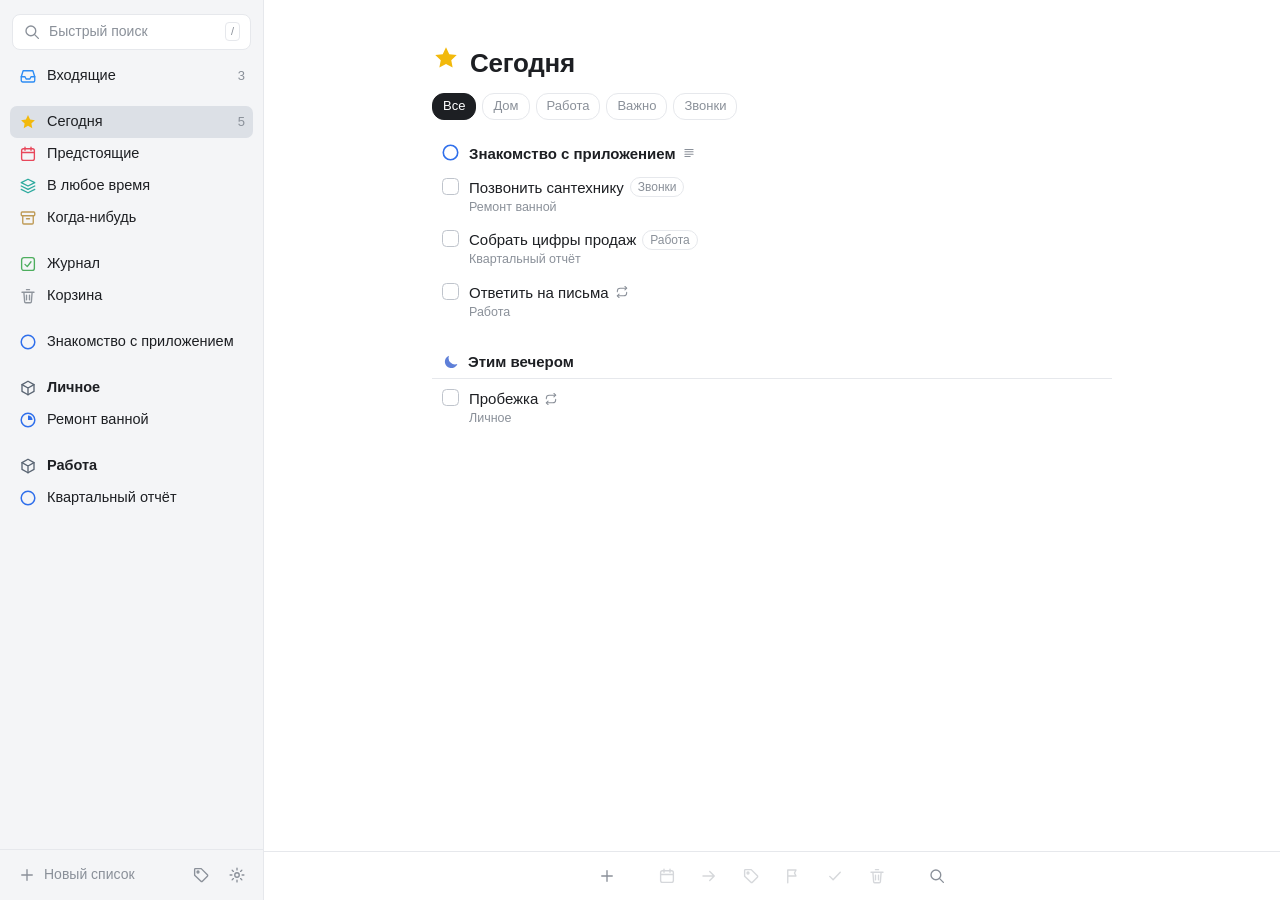
<file: things/index.html>
<!doctype html>
<html lang="ru">
<head>
<meta charset="utf-8">
<meta name="viewport" content="width=device-width, initial-scale=1, viewport-fit=cover, interactive-widget=resizes-content">
<meta name="apple-mobile-web-app-capable" content="yes">
<meta name="mobile-web-app-capable" content="yes">
<meta name="apple-mobile-web-app-title" content="Дела">
<meta name="apple-mobile-web-app-status-bar-style" content="default">
<meta name="theme-color" content="#F4F5F7">
<meta name="description" content="Дела — менеджер задач в духе Things 3: Входящие, Сегодня, Предстоящие, проекты, области, теги, повторы и напоминания. Работает офлайн.">
<title>Дела</title>
<link rel="icon" href="icon-192.png">
<link rel="apple-touch-icon" href="apple-touch-icon.png">
<link rel="manifest" href="manifest.json">
<link rel="stylesheet" href="styles.css">
</head>
<body>
<div id="app" data-pane="list">
  <aside id="sidebar" aria-label="Списки"></aside>
  <main id="main">
    <header id="topbar"></header>
    <div id="scroller"><div id="content"></div></div>
    <footer id="toolbar"></footer>
  </main>
  <button id="fab" aria-label="Новая задача" hidden><svg viewBox="0 0 24 24" fill="none" stroke="currentColor" stroke-width="2.4" stroke-linecap="round"><path d="M12 5v14M5 12h14"/></svg></button>
</div>
<div id="toast" role="status" aria-live="polite"></div>
<noscript>Для работы приложения нужен JavaScript.</noscript>
<script type="module" src="js/app.js"></script>
</body>
</html>
</file>
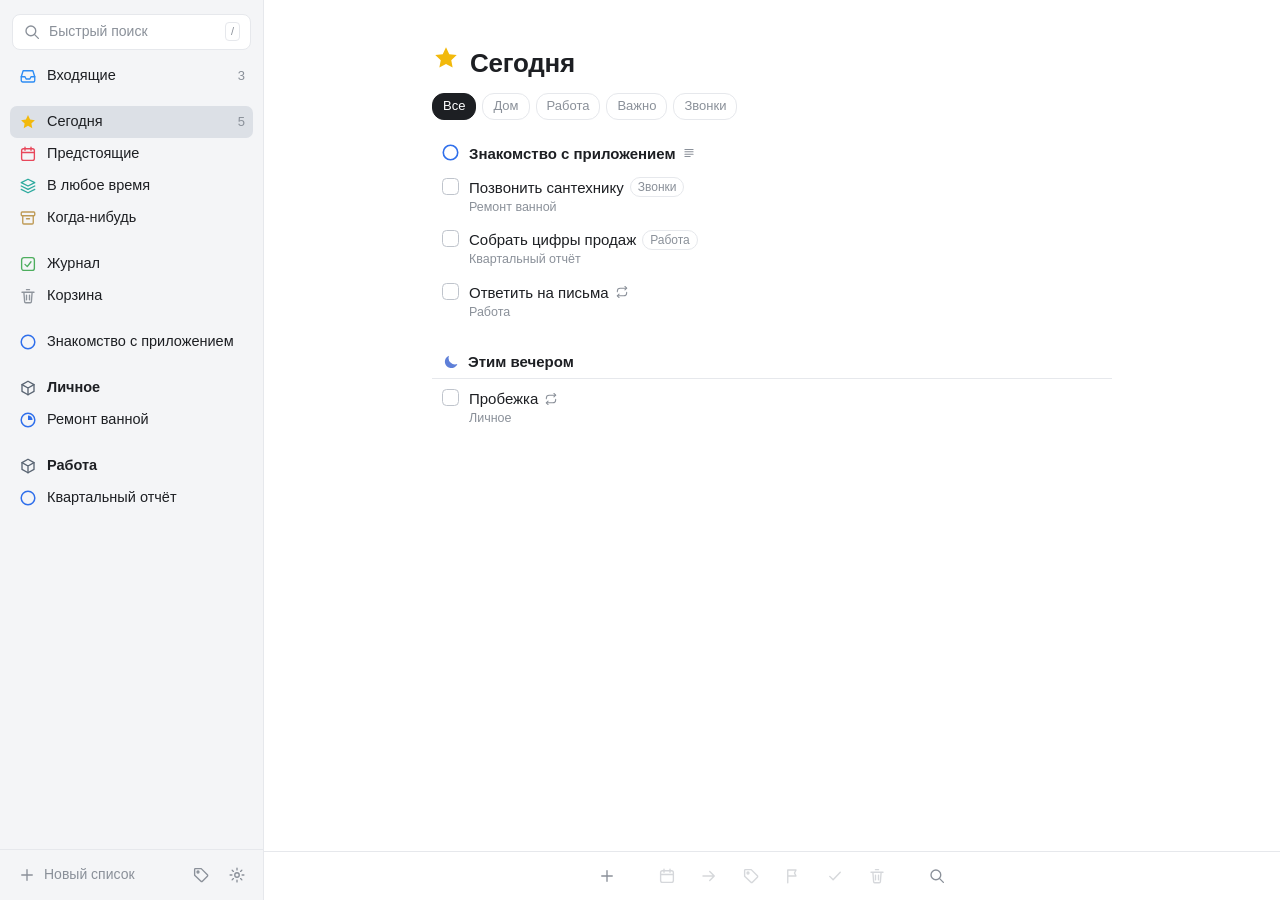
<file: things/dela.html>
<!doctype html>
<html lang="ru">
<head>
<meta charset="utf-8">
<meta name="viewport" content="width=device-width, initial-scale=1, viewport-fit=cover, interactive-widget=resizes-content">
<meta name="apple-mobile-web-app-capable" content="yes">
<meta name="mobile-web-app-capable" content="yes">
<meta name="apple-mobile-web-app-title" content="Дела">
<meta name="apple-mobile-web-app-status-bar-style" content="default">
<meta name="theme-color" content="#F4F5F7">
<meta name="description" content="Дела — менеджер задач в духе Things 3: Входящие, Сегодня, Предстоящие, проекты, области, теги, повторы и напоминания. Работает офлайн.">
<title>Дела</title>
<link rel="icon" href="[data-uri]">
<link rel="apple-touch-icon" href="[data-uri]">
<style>
/* Layout: sidebar of lists on the left, one list in the main pane with a bottom toolbar.
   Below 760px the sidebar becomes the home screen and lists open full-screen. */
:root {
  --bg: #FFFFFF;
  --side: #F4F5F7;
  --side-hover: #E8EAEE;
  --side-active: #DCE0E6;
  --fg: #1D1F23;
  --muted: #8A9099;
  --faint: #B7BCC4;
  --line: #E6E8EC;
  --card: #FFFFFF;
  --card-shadow: 0 1px 2px rgba(15, 20, 30, .08), 0 6px 24px rgba(15, 20, 30, .10);
  --sel: #D9E7FF;
  --accent: #2F6FEB;
  --accent-fg: #FFFFFF;
  --check: #BFC4CC;
  --chip: #EEF0F3;
  --pop: #FFFFFF;
  --pop-shadow: 0 10px 40px rgba(10, 15, 25, .18), 0 0 0 1px rgba(10, 15, 25, .06);
  --c-inbox: #2C8CF4;
  --c-today: #F2B90C;
  --c-upcoming: #E8475B;
  --c-anytime: #2DAA9E;
  --c-someday: #BE9A55;
  --c-logbook: #4DAE5E;
  --c-trash: #8E949C;
  --c-evening: #5E7FD8;
  --c-deadline: #E5484D;
  --c-project: #2F6FEB;
  --c-area: #5A6573;
  --c-tag: #8E949C;
  --font: -apple-system, BlinkMacSystemFont, "SF Pro Text", "Segoe UI", Roboto, "Helvetica Neue", Arial, sans-serif;
  color-scheme: light;
}
@media (prefers-color-scheme: dark) {
  :root:not([data-theme="light"]) {
    --bg: #1C1D20; --side: #242528; --side-hover: #2E3034; --side-active: #383A3F;
    --fg: #ECEDEF; --muted: #8C9098; --faint: #5D6168; --line: #303236;
    --card: #2A2B2F; --card-shadow: 0 1px 2px rgba(0,0,0,.4), 0 8px 30px rgba(0,0,0,.45);
    --sel: #23406F; --accent: #4C8DFF; --check: #5D6168; --chip: #333539;
    --pop: #2C2D31; --pop-shadow: 0 10px 40px rgba(0,0,0,.55), 0 0 0 1px rgba(255,255,255,.07);
    --c-project: #4C8DFF; --c-area: #A3ABB6; --c-evening: #8AA4F0;
    color-scheme: dark;
  }
}
:root[data-theme="dark"] {
  --bg: #1C1D20; --side: #242528; --side-hover: #2E3034; --side-active: #383A3F;
  --fg: #ECEDEF; --muted: #8C9098; --faint: #5D6168; --line: #303236;
  --card: #2A2B2F; --card-shadow: 0 1px 2px rgba(0,0,0,.4), 0 8px 30px rgba(0,0,0,.45);
  --sel: #23406F; --accent: #4C8DFF; --check: #5D6168; --chip: #333539;
  --pop: #2C2D31; --pop-shadow: 0 10px 40px rgba(0,0,0,.55), 0 0 0 1px rgba(255,255,255,.07);
  --c-project: #4C8DFF; --c-area: #A3ABB6; --c-evening: #8AA4F0;
  color-scheme: dark;
}

* { box-sizing: border-box; }
html, body { height: 100%; }
body {
  margin: 0; background: var(--bg); color: var(--fg);
  font: 15px/1.4 var(--font); -webkit-font-smoothing: antialiased; -webkit-text-size-adjust: 100%;
  overflow: hidden;
}
[hidden] { display: none !important; }
button { font: inherit; color: inherit; background: none; border: 0; padding: 0; cursor: pointer; }
button:disabled { cursor: default; opacity: .35; }
input, textarea, select { font: inherit; color: inherit; }
kbd { font: 11px/1 var(--font); color: var(--muted); border: 1px solid var(--line); border-radius: 4px; padding: 3px 5px; white-space: nowrap; }
:focus-visible { outline: 2px solid var(--accent); outline-offset: 1px; }
.ic { width: 18px; height: 18px; flex: none; }
.pie { width: 16px; height: 16px; flex: none; }
.muted { color: var(--muted); }
.small { font-size: 13px; }
.spacer { flex: 1; }
.untitled { color: var(--faint); }

.c-inbox { color: var(--c-inbox); } .c-today { color: var(--c-today); } .c-upcoming { color: var(--c-upcoming); }
.c-anytime { color: var(--c-anytime); } .c-someday { color: var(--c-someday); } .c-logbook { color: var(--c-logbook); }
.c-trash { color: var(--c-trash); } .c-evening { color: var(--c-evening); } .c-deadline { color: var(--c-deadline); }
.c-project { color: var(--c-project); } .c-area { color: var(--c-area); } .c-tag { color: var(--c-tag); }

#app { display: grid; grid-template-columns: 264px 1fr; height: 100dvh; }

/* ---------- sidebar ---------- */
#sidebar {
  background: var(--side); display: flex; flex-direction: column; min-height: 0;
  border-right: 1px solid var(--line);
  padding-top: env(safe-area-inset-top, 0px);
}
.sb-head { padding: 14px 12px 6px; }
.sb-search {
  width: 100%; display: flex; align-items: center; gap: 8px; padding: 7px 10px; border-radius: 8px;
  color: var(--muted); background: var(--bg); border: 1px solid var(--line); font-size: 14px;
}
.sb-search span { flex: 1; text-align: left; }
.sb-scroll { flex: 1; overflow-y: auto; padding: 4px 10px 16px; overscroll-behavior: contain; }
.sb-group { margin-bottom: 14px; }
.nav-item {
  display: flex; align-items: center; gap: 9px; padding: 5px 8px; border-radius: 7px; min-height: 32px;
  color: var(--fg); text-decoration: none; user-select: none; -webkit-user-select: none; -webkit-user-drag: none;
  -webkit-touch-callout: none; font-size: 14.5px;
}
.nav-item:hover { background: var(--side-hover); }
.nav-item.active { background: var(--side-active); }
.nav-item.area { font-weight: 600; margin-top: 2px; }
.ni-icon { display: grid; place-items: center; width: 20px; }
.ni-label { flex: 1; min-width: 0; overflow: hidden; text-overflow: ellipsis; white-space: nowrap; }
.count { color: var(--muted); font-size: 13px; font-variant-numeric: tabular-nums; }
.badge { min-width: 19px; height: 19px; padding: 0 6px; border-radius: 10px; font-size: 12px; font-weight: 600; display: grid; place-items: center; }
.badge.red { background: var(--c-deadline); color: #fff; }
.sb-foot { display: flex; align-items: center; gap: 4px; padding: 8px 10px calc(8px + env(safe-area-inset-bottom, 0px)); border-top: 1px solid var(--line); }
.sb-new { flex: 1; display: flex; align-items: center; gap: 8px; padding: 7px 8px; border-radius: 7px; color: var(--muted); font-size: 14px; }
.sb-new:hover { background: var(--side-hover); color: var(--fg); }
.icon-btn { display: inline-grid; place-items: center; width: 32px; height: 32px; border-radius: 7px; color: var(--muted); flex: none; }
.icon-btn:hover:not(:disabled) { background: var(--chip); color: var(--fg); }
.icon-btn.flip .ic { transform: scaleX(-1); }

/* ---------- main ---------- */
#main { position: relative; display: flex; flex-direction: column; min-width: 0; min-height: 0; }
#topbar { display: none; }
#scroller { flex: 1; overflow-y: auto; overscroll-behavior: contain; }
#content { max-width: 760px; margin: 0 auto; padding: 44px 40px 120px; }

.view-head { margin-bottom: 18px; display: flex; align-items: center; gap: 12px; flex-wrap: wrap; }
.view-head h1 { flex: 1; margin: 0; display: flex; align-items: center; gap: 10px; font-size: 26px; font-weight: 700; letter-spacing: -.01em; min-width: 0; }
.view-head h1 span:last-child { overflow-wrap: anywhere; }
.vh-icon .ic { width: 28px; height: 28px; }
.project-head { display: block; }
.ph-row { display: flex; align-items: center; gap: 10px; }
.ph-pie { display: grid; place-items: center; }
.ph-pie .pie, .ph-pie .ic { width: 26px; height: 26px; }
.ph-title { flex: 1; min-width: 0; font-size: 26px; font-weight: 700; border: 0; background: none; outline: none; padding: 2px 0; letter-spacing: -.01em; }
.ph-title::placeholder { color: var(--faint); }
.ph-notes { width: 100%; border: 0; background: none; outline: none; resize: none; color: var(--fg); padding: 6px 0 0 36px; font-size: 14.5px; line-height: 1.5; overflow: hidden; }
.ph-notes::placeholder { color: var(--faint); }
.project-head .chips-row { padding-left: 36px; margin-top: 6px; }
.banner { margin: 10px 0 0 36px; display: flex; align-items: center; gap: 8px; padding: 8px 12px; border-radius: 8px; background: var(--chip); color: var(--muted); font-size: 14px; flex-wrap: wrap; }

.chips-row { display: flex; flex-wrap: wrap; gap: 6px; align-items: center; }
.chips-row:empty { display: none; }
.chip { display: inline-flex; align-items: center; border-radius: 6px; background: var(--chip); font-size: 13px; color: var(--fg); overflow: hidden; max-width: 100%; }
.chip > button { display: inline-flex; align-items: center; gap: 5px; padding: 3px 8px; min-height: 24px; }
.chip > button .ic { width: 14px; height: 14px; }
.chip > button.x { padding: 3px 6px 3px 2px; color: var(--muted); }
.chip em { font-style: normal; color: var(--muted); }
.chip.due em, .chip.due { color: var(--c-deadline); }
.chip.tagc { background: transparent; border: 1px solid var(--line); }
.chip.plain { gap: 6px; padding: 3px 8px; min-height: 24px; }
.chip.plain .ic, .chip.plain .pie { width: 14px; height: 14px; }

.tagbar { display: flex; flex-wrap: wrap; gap: 6px; margin: -6px 0 16px; }
.tchip { padding: 3px 10px; border-radius: 12px; font-size: 13px; border: 1px solid var(--line); color: var(--muted); }
.tchip.on { background: var(--fg); color: var(--bg); border-color: var(--fg); }

.sec { margin-bottom: 18px; }
.sec-head { display: flex; align-items: center; gap: 8px; padding: 6px 10px 6px; margin-bottom: 2px; border-bottom: 1px solid var(--line); font-weight: 650; font-size: 15px; border-radius: 6px 6px 0 0; }
.sec-head .ic { width: 18px; height: 18px; }
.sec.evening .sec-head { color: var(--fg); }
.sec.heading .sec-head { border-bottom-color: var(--line); padding-right: 2px; color: var(--accent); }
.h-title { flex: 1; min-width: 0; border: 0; background: none; outline: none; font-weight: 650; font-size: 15px; color: var(--c-project); padding: 2px 0; }
.h-title::placeholder { color: var(--faint); }
.h-menu { opacity: 0; }
.sec-head:hover .h-menu, .h-menu:focus { opacity: 1; }
.sec-drop { height: 0; }
.up-num { font-size: 26px; font-weight: 700; line-height: 1; min-width: 34px; }
.up-name { font-weight: 650; }
#content[data-view="upcoming"] .sec-head, #content[data-view="logbook"] .sec-head { align-items: baseline; padding-top: 10px; }
#content[data-view="upcoming"] .sec { margin-bottom: 14px; }
.grp-link { display: inline-flex; align-items: center; gap: 8px; font-weight: 650; font-size: 15px; text-align: left; }
.grp-link:hover span { text-decoration: underline; text-underline-offset: 3px; }
.grp-link .pie, .grp-link .ic { width: 17px; height: 17px; }
.sec.area-sec .sec-head { border-bottom: 0; padding-bottom: 0; font-size: 16px; }
.sec.in-area { margin-left: 0; }
.sec.logged { margin-top: 24px; }
.sec.logged .sec-head { border: 0; padding: 0 10px; }
.logged-toggle { color: var(--muted); font-size: 13px; font-weight: 500; padding: 4px 8px; border-radius: 6px; border: 1px solid var(--line); }
.logged-toggle:hover { color: var(--fg); }
.sec.drag-only { display: none; }
body.dragging .sec.drag-only { display: block; }
body.dragging .sec-drop { height: 10px; }

/* ---------- rows ---------- */
.row {
  position: relative; display: flex; align-items: flex-start; gap: 10px;
  padding: 6px 10px; border-radius: 7px; min-height: 34px; cursor: default;
  user-select: none; -webkit-user-select: none; -webkit-touch-callout: none; touch-action: pan-y;
  transition: background .12s;
}
.row:not(.card):hover { background: color-mix(in srgb, var(--chip) 55%, transparent); }
.row.selected:not(.card), .row.selected:not(.card):hover { background: var(--sel); }
.row.flash { animation: flash 1.4s ease-out; }
@keyframes flash { 0%, 30% { background: color-mix(in srgb, var(--c-today) 40%, transparent); } }
.row.drag-src { opacity: .35; }
.row.drop-before::before, .row.drop-after::after, .nav-item.drop-before::before, .nav-item.drop-after::after {
  content: ""; position: absolute; left: 6px; right: 6px; height: 2px; background: var(--accent); border-radius: 2px; pointer-events: none;
}
.row.drop-before::before, .nav-item.drop-before::before { top: -1px; }
.row.drop-after::after, .nav-item.drop-after::after { bottom: -1px; }
.nav-item { position: relative; }
.drop-into { background: var(--sel) !important; border-radius: 7px; }
.row.swiping { transition: none; z-index: 1; }
.row[data-swipe="when"] { box-shadow: inset 4px 0 0 var(--c-today); }
.row[data-swipe="select"] { box-shadow: inset -4px 0 0 var(--accent); }

.check {
  flex: none; width: 17px; height: 17px; margin-top: 2px; border-radius: 4.5px; border: 1.5px solid var(--check);
  display: grid; place-items: center; background: var(--bg); transition: border-color .12s, background .12s;
}
.check:hover:not(:disabled) { border-color: var(--accent); }
.check .ic { width: 13px; height: 13px; stroke-width: 3; }
.check.done { background: var(--accent); border-color: var(--accent); color: #fff; }
.check.canceled { background: var(--check); border-color: var(--check); color: var(--bg); }
.check.dashed { border-style: dashed; }
.check.mini { width: 15px; height: 15px; margin: 0; }
.check.mini .ic { width: 11px; height: 11px; }
.row-main { flex: 1; min-width: 0; padding-top: 1px; }
.row-line { display: flex; align-items: center; gap: 6px; flex-wrap: wrap; min-height: 21px; }
.row-title { overflow-wrap: anywhere; }
.is-completed .row-title, .is-canceled .row-title { color: var(--muted); }
.is-canceled .row-title { text-decoration: line-through; }
.meta { display: inline-flex; align-items: center; gap: 7px; color: var(--muted); font-size: 12.5px; flex-wrap: wrap; }
.meta:empty { display: none; }
.mi { display: inline-flex; align-items: center; gap: 3px; }
.mi .ic { width: 14px; height: 14px; }
.tagp { border: 1px solid var(--line); border-radius: 10px; padding: 0 7px; line-height: 18px; font-size: 12px; }
.row-sub { color: var(--muted); font-size: 12.5px; margin-top: 1px; overflow: hidden; text-overflow: ellipsis; white-space: nowrap; }
.pill { background: var(--chip); color: var(--muted); border-radius: 5px; padding: 0 6px; font-size: 12px; line-height: 19px; font-weight: 600; white-space: nowrap; }
.pre { width: 15px; height: 15px; }
.dl { display: inline-flex; align-items: center; gap: 4px; color: var(--muted); font-size: 12.5px; white-space: nowrap; margin-top: 2px; }
.dl .ic { width: 14px; height: 14px; }
.dl.due { color: var(--c-deadline); font-weight: 600; }
.prow .row-title { font-weight: 600; }
.prow-pie { display: grid; place-items: center; width: 17px; height: 21px; flex: none; }
.prow-pie .pie { width: 17px; height: 17px; }
.row .icon-btn { width: 26px; height: 26px; margin: -3px -4px -3px 0; }

/* inline editor */
.row.card {
  flex-direction: column; align-items: stretch; gap: 0; padding: 12px 14px 10px; margin: 12px -6px 14px;
  background: var(--card); box-shadow: var(--card-shadow); border-radius: 10px; cursor: auto; user-select: text; -webkit-user-select: text;
  animation: open .14s ease-out;
}
@keyframes open { from { opacity: .4; transform: scale(.985); } }
.card-top { display: flex; align-items: flex-start; gap: 10px; }
.card-title { flex: 1; min-width: 0; border: 0; background: none; outline: none; padding: 0; font-size: 15.5px; line-height: 21px; font-weight: 500; }
.card-title::placeholder, .card-notes::placeholder { color: var(--faint); }
.card-body { padding-left: 27px; }
.card-notes { width: 100%; border: 0; background: none; outline: none; resize: none; padding: 6px 0; font-size: 14px; line-height: 1.5; min-height: 32px; overflow: hidden; color: var(--fg); }
.card-body > .chips-row { margin: 2px 0 6px; }
.checklist { margin: 4px 0 6px; border-top: 1px solid var(--line); }
.ck-item { display: flex; align-items: center; gap: 9px; border-bottom: 1px solid var(--line); min-height: 32px; }
.ck-box { width: 14px; height: 14px; border-radius: 50%; border: 1.5px solid var(--check); display: grid; place-items: center; flex: none; }
.ck-box .ic { width: 10px; height: 10px; stroke-width: 3.2; }
.ck-item.done .ck-box { background: var(--accent); border-color: var(--accent); color: #fff; }
.ck-item input { flex: 1; min-width: 0; border: 0; outline: none; background: none; padding: 6px 0; font-size: 14px; }
.ck-item.done input { color: var(--muted); text-decoration: line-through; }
.card-foot { display: flex; align-items: center; gap: 8px; margin-top: 6px; flex-wrap: wrap; }
.card-foot .chips-row { flex: 1; display: flex; }
.card-btns { display: flex; gap: 2px; margin-left: auto; }

.empty { text-align: center; color: var(--faint); padding: 70px 20px; }
.empty .ic { width: 54px; height: 54px; stroke-width: 1.2; }
.empty p { max-width: 340px; margin: 12px auto 0; color: var(--muted); font-size: 14.5px; }
.empty-inline { color: var(--muted); font-size: 14px; padding: 0 10px; }

/* ---------- toolbar ---------- */
#toolbar {
  display: flex; align-items: center; justify-content: center; gap: 22px;
  padding: 7px 16px calc(7px + env(safe-area-inset-bottom, 0px)); border-top: 1px solid var(--line); background: var(--bg);
}
.tb-group { display: flex; align-items: center; gap: 4px; }
.tb { display: grid; place-items: center; width: 38px; height: 34px; border-radius: 8px; color: var(--muted); }
.tb:hover:not(:disabled) { background: var(--chip); color: var(--fg); }
.tb-count { font-size: 13px; color: var(--muted); margin-right: 6px; white-space: nowrap; }
#fab { display: none; }

#toast {
  position: fixed; left: 50%; bottom: calc(64px + env(safe-area-inset-bottom, 0px)); transform: translate(-50%, 20px);
  background: #26282C; color: #F3F4F6; border-radius: 10px; padding: 9px 10px 9px 14px; display: flex; align-items: center; gap: 12px;
  box-shadow: 0 10px 30px rgba(0,0,0,.25); font-size: 14px; opacity: 0; pointer-events: none; transition: opacity .18s, transform .18s; z-index: 300;
  max-width: calc(100vw - 32px);
}
#toast.show { opacity: 1; transform: translate(-50%, 0); pointer-events: auto; }
#toast span { display: inline-flex; align-items: center; gap: 6px; min-width: 0; }
#toast button { color: #8DB7FF; font-weight: 600; padding: 3px 6px; border-radius: 6px; white-space: nowrap; }

.ghost {
  position: fixed; left: 0; top: 0; z-index: 400; pointer-events: none; max-width: 280px;
  padding: 6px 12px; border-radius: 8px; background: var(--card); box-shadow: var(--card-shadow);
  font-size: 14px; white-space: nowrap; overflow: hidden; text-overflow: ellipsis;
}
body.dragging, body.dragging * { cursor: grabbing !important; }

/* ---------- popovers ---------- */
.pop-layer { position: fixed; inset: 0; z-index: 200; }
.pop {
  position: absolute; width: 260px; max-height: calc(100dvh - 16px); overflow-y: auto; background: var(--pop); border-radius: 12px;
  box-shadow: var(--pop-shadow); padding: 8px; outline: none;
}
.pop-title { font-weight: 650; text-align: center; padding: 4px 0 8px; font-size: 14px; }
.pop-input { width: 100%; border: 1px solid var(--line); background: var(--bg); border-radius: 7px; padding: 6px 9px; outline: none; font-size: 14px; }
.pop-input:focus { border-color: var(--accent); }
.pop > .pop-input { margin-bottom: 6px; }
.opt { width: 100%; display: flex; align-items: center; gap: 9px; padding: 6px 9px; border-radius: 7px; text-align: left; font-size: 14px; min-height: 32px; }
.opt span { flex: 1; min-width: 0; overflow: hidden; text-overflow: ellipsis; white-space: nowrap; }
.opt:hover:not(:disabled), .opt.hot { background: var(--accent); color: var(--accent-fg); }
.opt:hover:not(:disabled) .ic, .opt.hot .ic, .opt:hover .pie, .opt.hot .pie { color: inherit; }
.opt.on { font-weight: 650; }
.opt.muted { color: var(--muted); }
.opt.danger { color: var(--c-deadline); }
.opt.danger:hover { background: var(--c-deadline); color: #fff; }
.opt kbd { border-color: transparent; }
.opt:hover kbd, .opt.hot kbd { color: inherit; }
.sep { height: 1px; background: var(--line); margin: 5px 4px; }
.opt-list { max-height: 300px; overflow-y: auto; }
.empty-mini { color: var(--muted); font-size: 13px; text-align: center; padding: 10px; }
.cal { padding: 4px 2px 6px; }
.cal-head { display: flex; align-items: center; justify-content: space-between; padding: 0 0 4px; font-size: 14px; }
.cal-grid { display: grid; grid-template-columns: repeat(7, 1fr); gap: 2px; text-align: center; }
.cal-grid i { font-style: normal; font-size: 11px; color: var(--muted); padding: 2px 0; text-transform: uppercase; }
.day { height: 32px; border-radius: 7px; font-size: 13.5px; display: grid; place-items: center; font-variant-numeric: tabular-nums; }
.day:hover:not(:disabled) { background: var(--chip); }
.day.is-today { color: var(--c-today); }
.day.is-today .ic { width: 15px; height: 15px; }
.day.is-sel { background: var(--accent); color: #fff; }
.time-row { display: flex; gap: 6px; margin-bottom: 8px; }
.chips { display: flex; flex-wrap: wrap; gap: 5px; margin-bottom: 6px; }
.pop .chip { padding: 4px 9px; }
.seg { display: inline-flex; background: var(--chip); border-radius: 8px; padding: 2px; gap: 2px; }
.seg button { padding: 4px 10px; border-radius: 6px; font-size: 13px; color: var(--muted); }
.seg button.on { background: var(--bg); color: var(--fg); box-shadow: 0 1px 2px rgba(0,0,0,.12); }
.pop .seg { display: flex; margin-bottom: 10px; }
.pop .seg button { flex: 1; }
.rep-row { display: flex; align-items: center; gap: 6px; font-size: 14px; margin-bottom: 10px; }
.rep-row .num { width: 64px; }
.rep-row select { flex: 1; }
.wd-row { display: grid; grid-template-columns: repeat(7, 1fr); gap: 3px; margin-bottom: 10px; }
.wd { height: 30px; border-radius: 7px; background: var(--chip); font-size: 12.5px; }
.wd.on { background: var(--accent); color: #fff; }
.rep-preview { font-size: 13px; color: var(--muted); text-align: center; margin-bottom: 10px; }
.pop-actions { display: flex; justify-content: flex-end; gap: 8px; }
.btn { display: inline-flex; align-items: center; gap: 6px; padding: 6px 13px; border-radius: 8px; border: 1px solid var(--line); background: var(--bg); font-size: 14px; white-space: nowrap; cursor: pointer; }
.btn .ic { width: 16px; height: 16px; }
.btn:hover { background: var(--chip); }
.btn.primary { background: var(--accent); border-color: var(--accent); color: #fff; }
.btn.primary:hover { filter: brightness(1.07); }
.btn.subtle { border-color: transparent; background: var(--chip); color: var(--muted); font-size: 13px; padding: 4px 10px; }
.btn.danger { color: var(--c-deadline); }

/* ---------- modals ---------- */
.modal-layer { position: fixed; inset: 0; z-index: 150; background: rgba(15, 18, 24, .28); display: flex; justify-content: center; align-items: flex-start; padding: 12vh 16px 16px; }
.modal { width: 100%; max-width: 560px; background: var(--pop); border-radius: 14px; box-shadow: var(--pop-shadow); padding: 16px; max-height: 76vh; overflow-y: auto; animation: open .14s ease-out; }
.modal-head { display: flex; align-items: center; justify-content: space-between; margin-bottom: 10px; }
.modal-head h2 { margin: 0; font-size: 18px; }
.modal h3 { font-size: 13px; text-transform: uppercase; letter-spacing: .04em; color: var(--muted); margin: 18px 0 8px; }
.modal.qf { padding: 0; overflow: hidden; display: flex; flex-direction: column; }
.qf-bar { display: flex; align-items: center; gap: 10px; padding: 12px 16px; border-bottom: 1px solid var(--line); color: var(--muted); }
.qf-bar input { flex: 1; border: 0; outline: none; background: none; font-size: 17px; color: var(--fg); min-width: 0; }
.qf-res { overflow-y: auto; padding: 6px; max-height: 56vh; }
.qf-group { font-size: 12px; color: var(--muted); text-transform: uppercase; letter-spacing: .04em; padding: 8px 10px 3px; }
.qf-item { width: 100%; display: flex; align-items: center; gap: 10px; padding: 7px 10px; border-radius: 8px; text-align: left; min-height: 34px; }
.qf-item.hot, .qf-item:hover { background: var(--sel); }
.qf-label { flex: 1; min-width: 0; overflow: hidden; text-overflow: ellipsis; white-space: nowrap; }
.qf-sub { color: var(--muted); font-size: 13px; max-width: 40%; overflow: hidden; text-overflow: ellipsis; white-space: nowrap; }
.modal.qe { max-width: 520px; }
.qe-head { font-size: 13px; color: var(--muted); margin-bottom: 8px; }
.qe-title { width: 100%; border: 0; outline: none; background: none; font-size: 17px; font-weight: 500; padding: 4px 0; }
.qe-notes { width: 100%; border: 0; outline: none; background: none; resize: none; font-size: 14px; padding: 6px 0; color: var(--fg); min-height: 44px; }
.qe-title::placeholder, .qe-notes::placeholder { color: var(--faint); }
.qe-chips { margin: 4px 0 8px; }
.qe-foot { display: flex; align-items: center; gap: 4px; border-top: 1px solid var(--line); padding-top: 10px; margin-bottom: 12px; }
.qe-dest { max-width: 60%; overflow: hidden; white-space: nowrap; text-overflow: ellipsis; }
.help-grid { display: grid; grid-template-columns: 1fr 1fr; gap: 0 24px; }
.help-row { display: flex; justify-content: space-between; gap: 10px; padding: 5px 0; border-bottom: 1px solid var(--line); font-size: 14px; }
.modal.help { max-width: 720px; }
.set-row { display: flex; align-items: center; justify-content: space-between; gap: 12px; padding: 10px 0; border-bottom: 1px solid var(--line); flex-wrap: wrap; }
.set-actions { display: flex; flex-wrap: wrap; gap: 8px; }
.tag-list { display: flex; flex-direction: column; gap: 4px; margin-bottom: 12px; }
.tag-item { display: flex; align-items: center; gap: 6px; }
.tag-item input { flex: 1; min-width: 80px; }
.tag-item select { width: 38%; min-width: 0; }
.tcount { width: 22px; text-align: right; }
.tag-new { display: flex; gap: 8px; }

/* ---------- narrow screens: Things for iPhone ---------- */
@media (max-width: 760px) {
  body { font-size: 16px; }
  #app { grid-template-columns: 1fr; }
  #app[data-pane="home"] #main { display: none; }
  #app[data-pane="list"] #sidebar { display: none; }
  #app[data-pane="home"] #fab { display: grid; }
  #sidebar { border: 0; background: var(--bg); }
  .sb-head { padding: 12px 16px 8px; }
  .sb-search { padding: 9px 12px; background: var(--chip); border: 0; font-size: 15px; }
  .sb-search kbd { display: none; }
  .sb-scroll { padding: 4px 8px 100px; }
  .nav-item { min-height: 44px; font-size: 17px; padding: 8px 10px; gap: 12px; }
  .ni-icon .ic, .ni-icon .pie { width: 21px; height: 21px; }
  .sb-group { margin-bottom: 18px; }

  #topbar {
    display: flex; align-items: center; gap: 4px; padding: calc(6px + env(safe-area-inset-top, 0px)) 8px 6px;
    background: var(--bg); border-bottom: 1px solid transparent; min-height: 48px;
  }
  .tb-back { display: inline-flex; align-items: center; gap: 2px; color: var(--accent); font-size: 16px; padding: 6px 4px; }
  .tb-back .ic { width: 22px; height: 22px; }
  .tb-title { font-weight: 600; font-size: 16px; overflow: hidden; text-overflow: ellipsis; white-space: nowrap; max-width: 45%; margin-left: 6px; }
  #topbar .icon-btn { width: 40px; height: 40px; color: var(--accent); }
  #topbar .icon-btn .ic { width: 21px; height: 21px; }
  #content { padding: 10px 16px 140px; }
  .view-head h1, .ph-title { font-size: 28px; }
  .row { padding: 9px 8px; min-height: 44px; }
  .check { width: 20px; height: 20px; border-radius: 5px; margin-top: 1px; }
  .row-title { font-size: 16px; }
  .row.card { margin: 10px -8px 14px; padding: 14px 14px 10px; }
  .card-title { font-size: 17px; }
  .card-body { padding-left: 0; }
  .card-notes, .ck-item input { font-size: 16px; }
  .icon-btn { width: 38px; height: 38px; }
  .h-menu { opacity: 1; }
  .ph-notes, .project-head .chips-row, .banner { padding-left: 0; margin-left: 0; }

  #toolbar { display: none; position: absolute; left: 10px; right: 10px; bottom: calc(10px + env(safe-area-inset-bottom, 0px)); border: 0; border-radius: 14px; background: var(--pop); box-shadow: var(--pop-shadow); padding: 6px; gap: 2px; justify-content: space-between; z-index: 20; }
  #toolbar.has-sel { display: flex; }
  #toolbar .main-tools { display: none; }
  #toolbar .tb-group:last-child { display: none; }
  .sel-tools { flex: 1; justify-content: space-between; }
  .tb { width: 40px; height: 40px; color: var(--accent); }
  .tb .ic { width: 21px; height: 21px; }
  #fab {
    display: grid; place-items: center; position: fixed; right: 18px; bottom: calc(22px + env(safe-area-inset-bottom, 0px));
    width: 56px; height: 56px; border-radius: 50%; background: var(--accent); color: #fff; z-index: 10;
    box-shadow: 0 6px 18px color-mix(in srgb, var(--accent) 45%, transparent);
  }
  #fab svg { width: 26px; height: 26px; }
  #app[data-pane="home"] #fab { bottom: calc(76px + env(safe-area-inset-bottom, 0px)); }
  #toast { bottom: calc(90px + env(safe-area-inset-bottom, 0px)); }

  .pop.sheet {
    left: 0 !important; right: 0; bottom: 0; top: auto !important; width: 100% !important; max-height: 82dvh;
    border-radius: 16px 16px 0 0; padding: 10px 12px calc(14px + env(safe-area-inset-bottom, 0px)); animation: sheet .2s ease-out;
  }
  .pop-layer:has(.sheet) { background: rgba(0,0,0,.25); }
  .pop.sheet .opt { min-height: 44px; font-size: 16px; }
  .pop.sheet .pop-input { font-size: 16px; padding: 9px 11px; }
  .pop.sheet .day { height: 40px; font-size: 15px; }
  @keyframes sheet { from { transform: translateY(40px); opacity: .5; } }
  .modal-layer { padding: calc(8px + env(safe-area-inset-top, 0px)) 8px 8px; }
  .modal { max-height: 88dvh; }
  .qf-bar input, .qe-title, .qe-notes, .pop-input { font-size: 16px; }
  .help-grid { grid-template-columns: 1fr; }
}
@media (hover: none) {
  .row:not(.card):hover { background: transparent; }
  .row.selected:not(.card) { background: var(--sel); }
}
</style>
</head>
<body>
<div id="app" data-pane="list">
  <aside id="sidebar" aria-label="Списки"></aside>
  <main id="main">
    <header id="topbar"></header>
    <div id="scroller"><div id="content"></div></div>
    <footer id="toolbar"></footer>
  </main>
  <button id="fab" aria-label="Новая задача" hidden><svg viewBox="0 0 24 24" fill="none" stroke="currentColor" stroke-width="2.4" stroke-linecap="round"><path d="M12 5v14M5 12h14"/></svg></button>
</div>
<div id="toast" role="status" aria-live="polite"></div>
<noscript>Для работы приложения нужен JavaScript.</noscript>
<script>
"use strict";
const __m = {};
__m.dates = (() => {
// Local-date helpers. Dates are stored as "YYYY-MM-DD" strings in the user's time zone.
const pad = n => String(n).padStart(2, "0");
const ymd = d => `${d.getFullYear()}-${pad(d.getMonth() + 1)}-${pad(d.getDate())}`;
const toDate = s => { const [y, m, d] = s.split("-").map(Number); return new Date(y, m - 1, d); };
const todayStr = () => ymd(new Date());
const isDate = s => typeof s === "string" && /^\d{4}-\d{2}-\d{2}$/.test(s);

function addDays(s, n) { const d = toDate(s); d.setDate(d.getDate() + n); return ymd(d); }
function addMonths(s, n, dayOfMonth) {
  const d = toDate(s), day = dayOfMonth || d.getDate();
  const t = new Date(d.getFullYear(), d.getMonth() + n, 1);
  const last = new Date(t.getFullYear(), t.getMonth() + 1, 0).getDate();
  t.setDate(Math.min(day, last));
  return ymd(t);
}
const diffDays = (a, b) => Math.round((toDate(a) - toDate(b)) / 864e5);
const weekday = s => toDate(s).getDay(); // 0 = Sunday
const mondayOf = s => addDays(s, -((weekday(s) + 6) % 7));

const MONTHS = ["Январь", "Февраль", "Март", "Апрель", "Май", "Июнь", "Июль", "Август", "Сентябрь", "Октябрь", "Ноябрь", "Декабрь"];
const MONTHS_GEN = ["января", "февраля", "марта", "апреля", "мая", "июня", "июля", "августа", "сентября", "октября", "ноября", "декабря"];
const MONTHS_SHORT = ["янв", "фев", "мар", "апр", "мая", "июн", "июл", "авг", "сен", "окт", "ноя", "дек"];
const WEEKDAYS = ["воскресенье", "понедельник", "вторник", "среда", "четверг", "пятница", "суббота"];
const WD_SHORT = ["вс", "пн", "вт", "ср", "чт", "пт", "сб"];
const cap = s => s ? s[0].toUpperCase() + s.slice(1) : s;

function plural(n, one, few, many) {
  const a = Math.abs(n) % 100, b = a % 10;
  if (a > 10 && a < 20) return many;
  if (b === 1) return one;
  if (b > 1 && b < 5) return few;
  return many;
}

// "Сегодня", "Завтра", "Пятница", "3 ноя", "3 ноя 2027"
function human(s, { long = false } = {}) {
  const d = diffDays(s, todayStr()), dt = toDate(s);
  if (d === 0) return "Сегодня";
  if (d === 1) return "Завтра";
  if (d === -1) return "Вчера";
  if (d > 1 && d < 7) return cap(WEEKDAYS[dt.getDay()]);
  const base = `${dt.getDate()} ${long ? MONTHS_GEN[dt.getMonth()] : MONTHS_SHORT[dt.getMonth()]}`;
  return dt.getFullYear() === new Date().getFullYear() ? base : `${base} ${dt.getFullYear()}`;
}
function fullDate(s) {
  const dt = toDate(s);
  return `${cap(WEEKDAYS[dt.getDay()])}, ${dt.getDate()} ${MONTHS_GEN[dt.getMonth()]} ${dt.getFullYear()}`;
}
function deadlineLabel(s) {
  const d = diffDays(s, todayStr());
  if (d < 0) return `просрочено на ${-d} ${plural(-d, "день", "дня", "дней")}`;
  if (d === 0) return "срок сегодня";
  return `осталось ${d} ${plural(d, "день", "дня", "дней")}`;
}

const WD_WORDS = [
  ["вс", "воск", "воскр", "воскресенье", "sun", "sunday"],
  ["пн", "пон", "понедельник", "mon", "monday"],
  ["вт", "вто", "вторник", "tue", "tues", "tuesday"],
  ["ср", "сре", "среда", "среду", "wed", "wednesday"],
  ["чт", "чет", "четверг", "thu", "thur", "thursday"],
  ["пт", "пят", "пятница", "пятницу", "fri", "friday"],
  ["сб", "суб", "суббота", "субботу", "sat", "saturday"],
];
const MONTH_RE = [/^(янв|jan)/, /^(фев|feb)/, /^(мар|mar)/, /^(апр|apr)/, /^(ма[йя]|may)/, /^(июн|jun)/,
  /^(июл|jul)/, /^(авг|aug)/, /^(сен|sep)/, /^(окт|oct)/, /^(ноя|nov)/, /^(дек|dec)/];
const monthOf = w => MONTH_RE.findIndex(r => r.test(w));

function makeDate(y, m, d, t) {
  const yearGiven = y != null;
  if (y != null && y < 100) y += 2000;
  const now = new Date();
  const dt = new Date(yearGiven ? y : now.getFullYear(), m, d);
  if (dt.getMonth() !== m || dt.getDate() !== d) return null;
  let s = ymd(dt);
  if (!yearGiven && s < t) s = ymd(new Date(dt.getFullYear() + 1, m, d));
  return s;
}

// Natural-language date entry (Russian and English). Returns { when, evening? } or null.
function parseNatural(input) {
  let s = input.trim().toLowerCase().replace(/ё/g, "е").replace(/\s+/g, " ");
  if (!s) return null;
  const t = todayStr();
  if (/^(сегодня|сег|today|tod)$/.test(s)) return { when: t };
  if (/^(вечер|вечером|сегодня вечером|этим вечером|tonight|evening|this evening|eve)$/.test(s)) return { when: t, evening: true };
  if (/^(завтра|зав|tomorrow|tom|tmr)$/.test(s)) return { when: addDays(t, 1) };
  if (/^послезавтра$/.test(s)) return { when: addDays(t, 2) };
  if (/^(когда-?нибудь|когда нибудь|потом|someday|some day)$/.test(s)) return { when: "someday" };

  let m = s.match(/^(?:через|in|\+)\s*(\d+)?\s*([a-zа-я]*)$/);
  if (m && (m[1] || m[2])) {
    const n = m[1] ? +m[1] : 1, u = m[2];
    if (/^(д|дн|дня|дней|день|d|days?)?$/.test(u)) return { when: addDays(t, n) };
    if (/^(н|нед|недел[ьюяи]|недель|w|wk|weeks?)$/.test(u)) return { when: addDays(t, 7 * n) };
    if (/^(м|мес|месяц|месяца|месяцев|mo|months?)$/.test(u)) return { when: addMonths(t, n) };
    if (/^(г|год|года|лет|y|yr|years?)$/.test(u)) return { when: addMonths(t, 12 * n) };
  }
  if (/^(на )?(следующей|след\.?|следующая) недел[еяю]$|^next week$/.test(s)) {
    return { when: addDays(t, ((1 - weekday(t) + 7) % 7) || 7) };
  }
  if (/^(в )?(следующем|след\.?) месяце$|^next month$/.test(s)) {
    const d = toDate(t); return { when: ymd(new Date(d.getFullYear(), d.getMonth() + 1, 1)) };
  }
  if (/^(на )?выходн(ых|ые)$|^(this )?weekend$/.test(s)) {
    return { when: addDays(t, (6 - weekday(t) + 7) % 7) };
  }
  const w = s.replace(/^(во|в|next|this|on|след\S*|следующ\S*|ближайш\S*)\s+/, "").replace(/\.$/, "");
  const wd = WD_WORDS.findIndex(list => list.includes(w));
  if (wd >= 0) return { when: addDays(t, ((wd - weekday(t) + 7) % 7) || 7) };

  if ((m = s.match(/^(\d{4})-(\d{1,2})-(\d{1,2})$/))) { const r = makeDate(+m[1], +m[2] - 1, +m[3], t); return r && { when: r }; }
  if ((m = s.match(/^(\d{1,2})[./](\d{1,2})(?:[./](\d{2,4}))?$/))) { const r = makeDate(m[3] ? +m[3] : null, +m[2] - 1, +m[1], t); return r && { when: r }; }
  if ((m = s.match(/^(\d{1,2})\s+([a-zа-я]+)\.?(?:\s+(\d{4}))?$/)) && monthOf(m[2]) >= 0) {
    const r = makeDate(m[3] ? +m[3] : null, monthOf(m[2]), +m[1], t); return r && { when: r };
  }
  if ((m = s.match(/^([a-zа-я]+)\.?\s+(\d{1,2})(?:,?\s+(\d{4}))?$/)) && monthOf(m[1]) >= 0) {
    const r = makeDate(m[3] ? +m[3] : null, monthOf(m[1]), +m[2], t); return r && { when: r };
  }
  if ((m = s.match(/^(\d{1,2})(?:-?е|-?го|th|st|nd|rd)?$/))) {
    const day = +m[1], d = toDate(t);
    for (let i = 0; i < 13; i++) {
      const r = makeDate(d.getFullYear() + Math.floor((d.getMonth() + i) / 12), (d.getMonth() + i) % 12, day, "0000");
      if (r && r >= t) return { when: r };
    }
  }
  return null;
}

// Repeat rules: { freq: "day"|"week"|"month"|"year", interval, days?: [0..6], mode: "fixed"|"after", anchor }
function nextOccurrence(rule, from) {
  const n = Math.max(1, rule.interval || 1), anchor = rule.anchor || from;
  switch (rule.freq) {
    case "day": return addDays(from, n);
    case "week":
      if (rule.days && rule.days.length) {
        for (let i = 1; i <= 7 * n + 7; i++) {
          const d = addDays(from, i);
          if (!rule.days.includes(weekday(d))) continue;
          const wk = Math.round(diffDays(mondayOf(d), mondayOf(anchor)) / 7);
          if (((wk % n) + n) % n === 0) return d;
        }
      }
      return addDays(from, 7 * n);
    case "month": return addMonths(from, n, toDate(anchor).getDate());
    case "year": return addMonths(from, 12 * n, toDate(anchor).getDate());
  }
  return addDays(from, 1);
}

function repeatLabel(r) {
  if (!r) return "";
  const n = r.interval || 1;
  const units = {
    day: [`Каждый день`, `Каждые ${n} ${plural(n, "день", "дня", "дней")}`],
    week: [`Каждую неделю`, `Каждые ${n} ${plural(n, "неделю", "недели", "недель")}`],
    month: [`Каждый месяц`, `Каждые ${n} ${plural(n, "месяц", "месяца", "месяцев")}`],
    year: [`Каждый год`, `Каждые ${n} ${plural(n, "год", "года", "лет")}`],
  }[r.freq];
  let s = n === 1 ? units[0] : units[1];
  if (r.freq === "week" && r.days && r.days.length) s += ": " + [1, 2, 3, 4, 5, 6, 0].filter(d => r.days.includes(d)).map(d => WD_SHORT[d]).join(", ");
  if (r.mode === "after") s += " после выполнения";
  return s;
}

return { get pad() { return pad; }, get ymd() { return ymd; }, get toDate() { return toDate; }, get todayStr() { return todayStr; }, get isDate() { return isDate; }, get addDays() { return addDays; }, get addMonths() { return addMonths; }, get diffDays() { return diffDays; }, get weekday() { return weekday; }, get mondayOf() { return mondayOf; }, get MONTHS() { return MONTHS; }, get MONTHS_GEN() { return MONTHS_GEN; }, get MONTHS_SHORT() { return MONTHS_SHORT; }, get WEEKDAYS() { return WEEKDAYS; }, get WD_SHORT() { return WD_SHORT; }, get cap() { return cap; }, get plural() { return plural; }, get human() { return human; }, get fullDate() { return fullDate; }, get deadlineLabel() { return deadlineLabel; }, get parseNatural() { return parseNatural; }, get nextOccurrence() { return nextOccurrence; }, get repeatLabel() { return repeatLabel; } };
})();
__m.icons = (() => {
// Inline SVG icons (24×24 grid, stroked unless noted).
const P = {
  inbox: '<path d="M3 13h5l1.5 3h5L16 13h5"/><path d="M5.5 5h13L21 13v5a2 2 0 0 1-2 2H5a2 2 0 0 1-2-2v-5z"/>',
  star: '<path fill="currentColor" stroke="none" d="M12 2.8l2.8 5.9 6.4.8-4.7 4.4 1.2 6.3L12 17.1l-5.7 3.1 1.2-6.3L2.8 9.5l6.4-.8z"/>',
  calendar: '<rect x="3.5" y="5" width="17" height="15.5" rx="2.5"/><path d="M3.5 10h17M8 3v4M16 3v4"/>',
  layers: '<path d="M12 3l9 4.5-9 4.5-9-4.5z"/><path d="M3 12l9 4.5 9-4.5"/><path d="M3 16.5l9 4.5 9-4.5"/>',
  box: '<rect x="3" y="4" width="18" height="5" rx="1.2"/><path d="M5 9v9.5a1.5 1.5 0 0 0 1.5 1.5h11a1.5 1.5 0 0 0 1.5-1.5V9M10 13h4"/>',
  logbook: '<rect x="3.5" y="3.5" width="17" height="17" rx="3"/><path d="M8 12.5l3 3 5-6.5"/>',
  trash: '<path d="M4 7h16M10 3.5h4M6.5 7l1 12.5a1.5 1.5 0 0 0 1.5 1.5h6a1.5 1.5 0 0 0 1.5-1.5l1-12.5M10 11v6M14 11v6"/>',
  moon: '<path fill="currentColor" stroke="none" d="M20.5 14.6A8.6 8.6 0 0 1 9.4 3.5a8.6 8.6 0 1 0 11.1 11.1z"/>',
  flag: '<path d="M5 21V4M5 4h11l-2 4 2 4H5"/>',
  tag: '<path d="M3.5 12.3V4.5a1 1 0 0 1 1-1h7.8l8.2 8.2a1.4 1.4 0 0 1 0 2l-6.6 6.6a1.4 1.4 0 0 1-2 0z"/><circle cx="8" cy="8" r="1.3"/>',
  checklist: '<path d="M4 6l1.5 1.5L8 5M4 12l1.5 1.5L8 11M4 18l1.5 1.5L8 17M11 6.5h9M11 12.5h9M11 18.5h9"/>',
  dots: '<circle cx="5.5" cy="12" r="1.6" fill="currentColor"/><circle cx="12" cy="12" r="1.6" fill="currentColor"/><circle cx="18.5" cy="12" r="1.6" fill="currentColor"/>',
  plus: '<path d="M12 5v14M5 12h14"/>',
  search: '<circle cx="10.5" cy="10.5" r="6.5"/><path d="M15.5 15.5L20.5 20.5"/>',
  gear: '<circle cx="12" cy="12" r="3"/><path d="M12 2.8v2.4M12 18.8v2.4M2.8 12h2.4M18.8 12h2.4M5.5 5.5l1.7 1.7M16.8 16.8l1.7 1.7M5.5 18.5l1.7-1.7M16.8 7.2l1.7-1.7"/>',
  move: '<path d="M4 12h14M13 6l6 6-6 6"/>',
  repeat: '<path d="M17 2.5l3 3-3 3"/><path d="M4 11.5v-1a5 5 0 0 1 5-5h11"/><path d="M7 21.5l-3-3 3-3"/><path d="M20 12.5v1a5 5 0 0 1-5 5H4"/>',
  bell: '<path d="M6 16.5V11a6 6 0 0 1 12 0v5.5l1.5 2h-15z"/><path d="M10 20.5a2 2 0 0 0 4 0"/>',
  area: '<path d="M12 3l8 4.5v9L12 21l-8-4.5v-9z"/><path d="M4 7.5l8 4.5 8-4.5M12 12v9"/>',
  back: '<path d="M15 5l-7 7 7 7"/>',
  close: '<path d="M6 6l12 12M18 6L6 18"/>',
  notes: '<path d="M5 6h14M5 10h14M5 14h14M5 18h9"/>',
  heading: '<path d="M4 6h16M4 12h10M4 18h7"/>',
  check: '<path d="M5 12.5l4.5 4.5L19 7"/>',
  copy: '<rect x="8" y="8" width="12" height="12" rx="2"/><path d="M16 8V5.5A1.5 1.5 0 0 0 14.5 4h-9A1.5 1.5 0 0 0 4 5.5v9A1.5 1.5 0 0 0 5.5 16H8"/>',
  restore: '<path d="M4 12a8 8 0 1 0 2.4-5.7L4 8.5"/><path d="M4 4v4.5h4.5"/>',
  cancel: '<circle cx="12" cy="12" r="8.5"/><path d="M6 18L18 6"/>',
  keyboard: '<rect x="2.5" y="6" width="19" height="12" rx="2"/><path d="M6 10h.01M10 10h.01M14 10h.01M18 10h.01M7 14h10"/>',
  download: '<path d="M12 4v11M7 10.5l5 5 5-5M5 20h14"/>',
  upload: '<path d="M12 16V5M7 9.5l5-5 5 5M5 20h14"/>',
  sun: '<circle cx="12" cy="12" r="4"/><path d="M12 2.5v2M12 19.5v2M2.5 12h2M19.5 12h2M5.3 5.3l1.4 1.4M17.3 17.3l1.4 1.4M5.3 18.7l1.4-1.4M17.3 6.7l1.4-1.4"/>',
  select: '<circle cx="12" cy="12" r="8.5"/><path d="M8 12.3l2.8 2.7L16 9.5"/>',
  chevron: '<path d="M9 6l6 6-6 6"/>',
  project: '<circle cx="12" cy="12" r="8"/>',
};

function ic(name, cls = "") {
  return `<svg class="ic ${cls}" viewBox="0 0 24 24" fill="none" stroke="currentColor" stroke-width="1.8" stroke-linecap="round" stroke-linejoin="round" aria-hidden="true">${P[name] || ""}</svg>`;
}

// Project progress ring with a filled pie for the completed share.
function pie(f, cls = "") {
  const c = 8, r = 4.6;
  let wedge = "";
  if (f >= 0.999) wedge = `<circle cx="${c}" cy="${c}" r="${r}" fill="currentColor"/>`;
  else if (f > 0.001) {
    const a = 2 * Math.PI * f, x = c + r * Math.sin(a), y = c - r * Math.cos(a);
    wedge = `<path fill="currentColor" d="M${c},${c} L${c},${c - r} A${r},${r} 0 ${f > 0.5 ? 1 : 0} 1 ${x.toFixed(2)},${y.toFixed(2)} Z"/>`;
  }
  return `<svg class="pie ${cls}" viewBox="0 0 16 16" aria-hidden="true"><circle cx="${c}" cy="${c}" r="6.8" fill="none" stroke="currentColor" stroke-width="1.5"/>${wedge}</svg>`;
}

return { get ic() { return ic; }, get pie() { return pie; } };
})();
__m.store = (() => {
// Data model, persistence, undo history and list queries.
const { todayStr, isDate, addDays, diffDays, nextOccurrence } = __m.dates;

const KEY = "things.data.v1";
let db;
const listeners = [];
const undoStack = [], redoStack = [];

const uid = () => Math.random().toString(36).slice(2, 9) + Date.now().toString(36).slice(-5);
const T = () => todayStr();
const nextIndex = () => (db.seq = (db.seq || 0) + 1);
const onChange = f => listeners.push(f);
const emit = () => listeners.forEach(f => f());

function blank() {
  return { todos: [], projects: [], headings: [], areas: [], tags: [], seq: 0, settings: { theme: "auto" } };
}

const TODO_DEFAULTS = {
  title: "", notes: "", status: "open", when: null, evening: false, deadline: null, tags: [], checklist: [],
  projectId: null, areaId: null, headingId: null, inbox: false, todayIndex: null, completedAt: null,
  trashed: false, repeat: null, reminder: null, remindedFor: null,
};
const PROJECT_DEFAULTS = {
  title: "", notes: "", status: "open", when: null, evening: false, deadline: null, tags: [], areaId: null,
  todayIndex: null, completedAt: null, trashed: false,
};

function normalize(d) {
  const out = Object.assign(blank(), d);
  out.settings = Object.assign({ theme: "auto" }, d.settings);
  out.todos = (d.todos || []).map(t => Object.assign({}, TODO_DEFAULTS, t));
  out.projects = (d.projects || []).map(p => Object.assign({}, PROJECT_DEFAULTS, p));
  const max = Math.max(0, ...[...out.todos, ...out.projects, ...out.headings, ...out.areas, ...out.tags].map(x => x.index || 0));
  out.seq = Math.max(out.seq || 0, Math.ceil(max));
  return out;
}

function load() {
  try {
    const raw = localStorage.getItem(KEY);
    db = raw ? normalize(JSON.parse(raw)) : seed();
  } catch { db = seed(); }
  save();
}
function save() { try { localStorage.setItem(KEY, JSON.stringify(db)); } catch { /* storage full or blocked */ } }
function reloadFromStorage() { try { const raw = localStorage.getItem(KEY); if (raw) { db = normalize(JSON.parse(raw)); emit(); } } catch { /* ignore */ } }

function commit(fn) {
  pushUndo(JSON.stringify(db));
  fn();
  save();
  emit();
}
function pushUndo(snapshot) {
  undoStack.push(snapshot);
  if (undoStack.length > 100) undoStack.shift();
  redoStack.length = 0;
}
const snapshot = () => JSON.stringify(db);
function undo() {
  if (!undoStack.length) return false;
  redoStack.push(JSON.stringify(db));
  db = JSON.parse(undoStack.pop());
  save(); emit();
  return true;
}
function redo() {
  if (!redoStack.length) return false;
  undoStack.push(JSON.stringify(db));
  db = JSON.parse(redoStack.pop());
  save(); emit();
  return true;
}
function replaceAll(data) { commit(() => { db = normalize(data); }); }
function resetToDemo() { commit(() => { db = seed(); }); }
function wipe() { commit(() => { db = blank(); }); }

/* ---------- lookups ---------- */
const getTodo = id => db.todos.find(x => x.id === id);
const getProject = id => id ? db.projects.find(x => x.id === id) : null;
const getArea = id => id ? db.areas.find(x => x.id === id) : null;
const getHeading = id => id ? db.headings.find(x => x.id === id) : null;
const getTag = id => db.tags.find(x => x.id === id);
const getAny = id => getTodo(id) || getProject(id);
const isProject = x => !!x && db.projects.includes(x);

const byIndex = (a, b) => (a.index || 0) - (b.index || 0);
const todayKey = x => x.todayIndex ?? x.index;
const projectOf = t => getProject(t.projectId);
const areaOf = x => getArea(isProject(x) ? x.areaId : (projectOf(x)?.areaId ?? x.areaId));

const visibleTodo = t => !t.trashed && !projectOf(t)?.trashed;
const isOpenTodo = t => t.status === "open" && visibleTodo(t);
const isOpenProject = p => p.status === "open" && !p.trashed;
const isEvening = x => !!x.evening && x.when === T();

function inToday(x) {
  if (x.status !== "open" || x.trashed) return false;
  if (isDate(x.when) && x.when <= T()) return true;
  return !!(x.deadline && x.deadline <= T() && x.when !== "someday");
}
function projectActive(p) {
  return !!p && isOpenProject(p) && p.when !== "someday" && !(isDate(p.when) && p.when > T());
}
function inAnytime(t) {
  if (!isOpenTodo(t) || t.inbox || t.when === "someday") return false;
  if (isDate(t.when) && t.when > T()) return false;
  const p = projectOf(t);
  return p ? projectActive(p) : true;
}
const inInbox = t => isOpenTodo(t) && t.inbox;

function projectTodos(p, { all = false } = {}) {
  return db.todos.filter(t => t.projectId === p.id && !t.trashed && (all || t.status === "open"));
}
function projectProgress(p) {
  const all = projectTodos(p, { all: true });
  if (!all.length) return p.status === "open" ? 0 : 1;
  return all.filter(t => t.status !== "open").length / all.length;
}
function tagWithDescendants(id) {
  const out = new Set([id]);
  let grew = true;
  while (grew) { grew = false; for (const t of db.tags) if (t.parentId && out.has(t.parentId) && !out.has(t.id)) { out.add(t.id); grew = true; } }
  return out;
}
const hasTag = (x, tagId) => { const set = tagWithDescendants(tagId); return (x.tags || []).some(t => set.has(t)); };

function todayItems() {
  const todos = db.todos.filter(t => isOpenTodo(t) && inToday(t));
  const projects = db.projects.filter(p => !p.trashed && inToday(p));
  return [...projects, ...todos].sort((a, b) => todayKey(a) - todayKey(b));
}
const todayCounts = () => {
  const items = todayItems();
  return { total: items.length, due: items.filter(x => x.deadline && x.deadline <= T()).length };
};

/* ---------- mutations (call inside commit) ---------- */
function createTodo(props = {}) {
  const t = Object.assign({ id: uid(), index: nextIndex(), createdAt: Date.now() }, structuredClone(TODO_DEFAULTS), props);
  db.todos.push(t);
  return t;
}
function createProject(props = {}) {
  const p = Object.assign({ id: uid(), index: nextIndex(), createdAt: Date.now() }, structuredClone(PROJECT_DEFAULTS), props);
  db.projects.push(p);
  return p;
}
function createArea(title = "") { const a = { id: uid(), title, index: nextIndex(), tags: [] }; db.areas.push(a); return a; }
function createHeading(projectId, title = "") { const h = { id: uid(), projectId, title, index: nextIndex(), archived: false }; db.headings.push(h); return h; }
function createTag(title, parentId = null) { const t = { id: uid(), title, parentId, index: nextIndex() }; db.tags.push(t); return t; }

function setWhen(x, when, evening = false) {
  x.when = when || null;
  x.evening = !!evening && isDate(when);
  if (when && x.inbox !== undefined) x.inbox = false;
  if (!isDate(x.when)) x.reminder = null;
  x.remindedFor = null;
}

function moveTodo(t, dest) {
  if (dest.kind === "inbox") Object.assign(t, { inbox: true, projectId: null, areaId: null, headingId: null, when: null, evening: false });
  if (dest.kind === "project") Object.assign(t, { inbox: false, projectId: dest.id, areaId: null, headingId: dest.headingId || null });
  if (dest.kind === "area") Object.assign(t, { inbox: false, projectId: null, areaId: dest.id, headingId: null });
  if (dest.kind === "none") Object.assign(t, { inbox: false, projectId: null, areaId: null, headingId: null });
}

// Completing a repeating to-do logs it and schedules the next occurrence as a fresh copy.
function setStatus(x, status) {
  if (isProject(x)) return setProjectStatus(x, status);
  const wasOpen = x.status === "open";
  x.status = status;
  x.completedAt = status === "open" ? null : Date.now();
  if (wasOpen && status === "completed" && x.repeat) {
    const rule = x.repeat, t = T();
    let next;
    if (rule.mode === "after") next = nextOccurrence(rule, t);
    else {
      next = nextOccurrence(rule, isDate(x.when) ? x.when : t);
      while (next < t) next = nextOccurrence(rule, next);
      if (next === x.when) next = nextOccurrence(rule, next);
    }
    const copy = structuredClone(x);
    Object.assign(copy, {
      id: uid(), status: "open", completedAt: null, createdAt: Date.now(), when: next, remindedFor: null,
      evening: x.evening, checklist: x.checklist.map(c => ({ ...c, id: uid(), done: false })),
      deadline: x.deadline && isDate(x.when) ? addDays(next, diffDays(x.deadline, x.when)) : null,
      todayIndex: null, index: x.index,
    });
    db.todos.push(copy);
    x.repeat = null;
    x.repeatNext = copy.id;
    return copy;
  }
  return null;
}
function setProjectStatus(p, status) {
  p.status = status;
  p.completedAt = status === "open" ? null : Date.now();
  if (status !== "open") for (const t of projectTodos(p)) { t.status = status; t.completedAt = p.completedAt; }
}

function trash(x) { x.trashed = true; x.trashedAt = Date.now(); }
function restore(x) {
  x.trashed = false;
  if (isProject(x)) { if (x.areaId && !getArea(x.areaId)) x.areaId = null; return; }
  if (x.projectId && !getProject(x.projectId)) x.projectId = null;
  if (x.areaId && !getArea(x.areaId)) x.areaId = null;
  if (x.headingId && !getHeading(x.headingId)) x.headingId = null;
  const p = projectOf(x);
  if (p && p.trashed) restore(p);
  if (!x.projectId && !x.areaId && !x.when && !x.inbox) x.inbox = true;
}
function emptyTrash() {
  const deadProjects = new Set(db.projects.filter(p => p.trashed).map(p => p.id));
  db.todos = db.todos.filter(t => !t.trashed && !deadProjects.has(t.projectId));
  db.headings = db.headings.filter(h => !deadProjects.has(h.projectId));
  db.projects = db.projects.filter(p => !p.trashed);
}
function deleteArea(a) {
  for (const p of db.projects) if (p.areaId === a.id) trash(p);
  for (const t of db.todos) if (t.areaId === a.id) trash(t);
  db.areas = db.areas.filter(x => x !== a);
}
function deleteTag(tag) {
  for (const t of db.tags) if (t.parentId === tag.id) t.parentId = tag.parentId;
  for (const x of [...db.todos, ...db.projects, ...db.areas]) x.tags = (x.tags || []).filter(id => id !== tag.id);
  db.tags = db.tags.filter(t => t !== tag);
}
function duplicate(x) {
  if (isProject(x)) {
    const p = createProject({ ...structuredClone(x), id: uid(), index: x.index + 0.5, status: "open", completedAt: null, title: x.title + " (копия)" });
    const map = {};
    for (const h of db.headings.filter(h => h.projectId === x.id)) map[h.id] = createHeading(p.id, h.title).id;
    for (const t of projectTodos(x)) createTodo({ ...structuredClone(t), id: uid(), projectId: p.id, headingId: map[t.headingId] || null });
    return p;
  }
  return createTodo({ ...structuredClone(x), id: uid(), index: x.index + 0.5, status: "open", completedAt: null, createdAt: Date.now() });
}
function todoToProject(t) {
  const p = createProject({ title: t.title, notes: t.notes, areaId: areaOf(t)?.id || null, when: t.when, deadline: t.deadline, tags: [...t.tags] });
  for (const c of t.checklist) createTodo({ title: c.title, projectId: p.id, status: c.done ? "completed" : "open", completedAt: c.done ? Date.now() : null });
  db.todos = db.todos.filter(x => x !== t);
  return p;
}
function headingToProject(h) {
  const src = getProject(h.projectId);
  const p = createProject({ title: h.title, areaId: src?.areaId || null });
  for (const t of db.todos) if (t.headingId === h.id) { t.projectId = p.id; t.headingId = null; }
  db.headings = db.headings.filter(x => x !== h);
  return p;
}
function archiveHeading(h) {
  for (const t of db.todos) if (t.headingId === h.id && t.status === "open") { t.status = "completed"; t.completedAt = Date.now(); }
  h.archived = true;
}
function deleteHeading(h) {
  for (const t of db.todos) if (t.headingId === h.id) trash(t);
  db.headings = db.headings.filter(x => x !== h);
}

/* ---------- first-run sample data ---------- */
function seed() {
  const prev = db;
  db = blank();
  const t = T();
  const [home, work, errand, important] = ["Дом", "Работа", "Дела", "Важно"].map(n => createTag(n));
  const calls = createTag("Звонки", errand.id);

  const meet = createProject({ title: "Знакомство с приложением", notes: "Короткий тур по возможностям. Выполняйте задачи по ходу — это тоже часть знакомства.", when: t });
  const h1 = createHeading(meet.id, "Основы");
  const h2 = createHeading(meet.id, "Планирование");
  const h3 = createHeading(meet.id, "Скорость");
  const tour = [
    [h1, "Отметьте эту задачу выполненной", "Нажмите на квадратик слева. Выполненное попадает в Журнал."],
    [h1, "Откройте задачу двойным щелчком", "Внутри — заметки, чек-лист, теги и сроки. На телефоне достаточно одного касания."],
    [h1, "Создайте новую задачу", "Кнопка «+» внизу, клавиша Пробел или Alt+N. Быстрый ввод из любого места — Ctrl+Пробел."],
    [h2, "Запланируйте задачу на завтра", "Кнопка «Когда» понимает обычный текст: «завтра», «пт», «через 3 дня», «12.11»."],
    [h2, "Перетащите задачу в другой список", "Хватайте строку мышью (или долгим нажатием на телефоне) и бросайте на список слева."],
    [h2, "Поставьте крайний срок", "Флажок в открытой задаче. Задачи со сроком сами появятся в «Сегодня» в нужный день."],
    [h3, "Найдите что угодно: Ctrl+F или «/»", "Быстрый поиск ищет по задачам, проектам, областям и тегам. Можно просто начать печатать."],
    [h3, "Посмотрите все сочетания клавиш — «?»", ""],
  ];
  for (const [h, title, notes] of tour) createTodo({ title, notes, projectId: meet.id, headingId: h.id });

  const personal = createArea("Личное"); personal.tags = [home.id];
  const job = createArea("Работа"); job.tags = [work.id];
  const reno = createProject({ title: "Ремонт ванной", areaId: personal.id, deadline: addDays(t, 30), notes: "Бюджет — до 250 000 ₽" });
  createTodo({ title: "Выбрать плитку", projectId: reno.id, tags: [home.id], when: addDays(t, 2) });
  createTodo({ title: "Позвонить сантехнику", projectId: reno.id, tags: [calls.id], when: t });
  createTodo({ title: "Купить смеситель", projectId: reno.id, checklist: [{ id: uid(), title: "Сравнить 3 модели", done: true }, { id: uid(), title: "Проверить размеры", done: false }] });
  createTodo({ title: "Демонтаж старой плитки", projectId: reno.id, status: "completed", completedAt: Date.now() - 864e5 });
  const trip = createProject({ title: "Отпуск в горах", areaId: personal.id, when: "someday" });
  createTodo({ title: "Посмотреть билеты", projectId: trip.id });
  createTodo({ title: "Пробежка", areaId: personal.id, when: t, evening: true, repeat: { freq: "week", interval: 1, days: [1, 3, 5], mode: "fixed", anchor: t } });
  createTodo({ title: "Выучить 20 испанских слов", areaId: personal.id, when: "someday" });

  const q = createProject({ title: "Квартальный отчёт", areaId: job.id, deadline: addDays(t, 5), tags: [important.id] });
  createTodo({ title: "Собрать цифры продаж", projectId: q.id, when: t, tags: [work.id] });
  createTodo({ title: "Подготовить слайды", projectId: q.id, when: addDays(t, 1) });
  createTodo({ title: "Отправить черновик руководителю", projectId: q.id, deadline: addDays(t, 3), tags: [important.id] });
  createTodo({ title: "Ответить на письма", areaId: job.id, when: t, repeat: { freq: "day", interval: 1, mode: "after", anchor: t } });
  createTodo({ title: "Планёрка с командой", areaId: job.id, when: addDays(t, 3), reminder: "10:00" });

  createTodo({ title: "Купить продукты", inbox: true, checklist: ["Молоко", "Хлеб", "Яблоки"].map(x => ({ id: uid(), title: x, done: false })) });
  createTodo({ title: "Записаться к стоматологу", inbox: true, tags: [calls.id] });
  createTodo({ title: "Идея: подкаст про привычки", inbox: true, notes: "Формат — 15 минут, раз в неделю." });
  createTodo({ title: "Оплатить интернет", when: addDays(t, 6), tags: [home.id] });

  const out = db;
  db = prev;
  return out;
}

return { get db() { return db; }, get uid() { return uid; }, get T() { return T; }, get nextIndex() { return nextIndex; }, get onChange() { return onChange; }, get load() { return load; }, get save() { return save; }, get reloadFromStorage() { return reloadFromStorage; }, get commit() { return commit; }, get pushUndo() { return pushUndo; }, get snapshot() { return snapshot; }, get undo() { return undo; }, get redo() { return redo; }, get replaceAll() { return replaceAll; }, get resetToDemo() { return resetToDemo; }, get wipe() { return wipe; }, get getTodo() { return getTodo; }, get getProject() { return getProject; }, get getArea() { return getArea; }, get getHeading() { return getHeading; }, get getTag() { return getTag; }, get getAny() { return getAny; }, get isProject() { return isProject; }, get byIndex() { return byIndex; }, get todayKey() { return todayKey; }, get projectOf() { return projectOf; }, get areaOf() { return areaOf; }, get visibleTodo() { return visibleTodo; }, get isOpenTodo() { return isOpenTodo; }, get isOpenProject() { return isOpenProject; }, get isEvening() { return isEvening; }, get inToday() { return inToday; }, get projectActive() { return projectActive; }, get inAnytime() { return inAnytime; }, get inInbox() { return inInbox; }, get projectTodos() { return projectTodos; }, get projectProgress() { return projectProgress; }, get tagWithDescendants() { return tagWithDescendants; }, get hasTag() { return hasTag; }, get todayItems() { return todayItems; }, get todayCounts() { return todayCounts; }, get createTodo() { return createTodo; }, get createProject() { return createProject; }, get createArea() { return createArea; }, get createHeading() { return createHeading; }, get createTag() { return createTag; }, get setWhen() { return setWhen; }, get moveTodo() { return moveTodo; }, get setStatus() { return setStatus; }, get trash() { return trash; }, get restore() { return restore; }, get emptyTrash() { return emptyTrash; }, get deleteArea() { return deleteArea; }, get deleteTag() { return deleteTag; }, get duplicate() { return duplicate; }, get todoToProject() { return todoToProject; }, get headingToProject() { return headingToProject; }, get archiveHeading() { return archiveHeading; }, get deleteHeading() { return deleteHeading; } };
})();
__m.pickers = (() => {
// Popovers: generic menu, When / Deadline / Tags / Move / Repeat / Reminder pickers.
const S = __m.store;
const { T, byIndex, isOpenProject, createTag, commit } = __m.store;
const { todayStr, toDate, ymd, isDate, fullDate, parseNatural, MONTHS, WD_SHORT, repeatLabel, WEEKDAYS, cap } = __m.dates;
const { ic, pie } = __m.icons;

const esc = s => String(s ?? "").replace(/[&<>"']/g, c => ({ "&": "&amp;", "<": "&lt;", ">": "&gt;", '"': "&quot;", "'": "&#39;" }[c]));

let current = null;
const popoverOpen = () => !!current;
function closePopover() {
  if (!current) return;
  const c = current; current = null;
  c.layer.remove();
  c.onClose && c.onClose();
}

function openPopover(anchor, build, { cls = "", onClose, width } = {}) {
  closePopover();
  const layer = document.createElement("div");
  layer.className = "pop-layer";
  layer.innerHTML = `<div class="pop ${cls}" role="dialog"></div>`;
  const pop = layer.firstChild;
  if (width) pop.style.width = width + "px";
  current = { layer, onClose };
  const close = () => { if (current && current.layer === layer) closePopover(); };
  build(pop, close);
  document.body.append(layer);
  layer.addEventListener("pointerdown", e => { if (e.target === layer) { e.preventDefault(); close(); } });
  place(pop, anchor);
  const first = pop.querySelector("[autofocus]") || pop.querySelector("input");
  if (first && !matchMedia("(max-width: 760px)").matches) first.focus();
  return close;
}

function place(pop, anchor) {
  if (matchMedia("(max-width: 760px)").matches) { pop.classList.add("sheet"); return; }
  const r = anchor && anchor.getBoundingClientRect ? anchor.getBoundingClientRect() : { left: innerWidth / 2 - 130, right: innerWidth / 2 + 130, top: 80, bottom: 80 };
  const w = pop.offsetWidth, h = pop.offsetHeight;
  let x = Math.min(Math.max(8, r.left + (r.right - r.left) / 2 - w / 2), innerWidth - w - 8);
  let y = r.bottom + 6;
  if (y + h > innerHeight - 8) y = Math.max(8, r.top - h - 6);
  pop.style.left = x + "px";
  pop.style.top = y + "px";
}

// Keyboard navigation for any popover with .opt rows.
function arrowNav(pop, input) {
  const opts = () => [...pop.querySelectorAll(".opt:not([hidden])")];
  const key = e => {
    const list = opts(); if (!list.length) return;
    let i = list.findIndex(o => o.classList.contains("hot"));
    if (e.key === "ArrowDown" || e.key === "ArrowUp") {
      e.preventDefault();
      i = e.key === "ArrowDown" ? Math.min(list.length - 1, i + 1) : Math.max(0, i - 1);
      list.forEach(o => o.classList.remove("hot"));
      list[i].classList.add("hot"); list[i].scrollIntoView({ block: "nearest" });
    } else if (e.key === "Enter" && i >= 0) { e.preventDefault(); list[i].click(); }
  };
  (input || pop).addEventListener("keydown", key);
  if (!input) { pop.tabIndex = -1; setTimeout(() => pop.focus(), 0); }
}

function menu(anchor, items) {
  openPopover(anchor, (pop, close) => {
    pop.innerHTML = items.map((it, i) => it.sep ? `<div class="sep"></div>` :
      `<button class="opt ${it.danger ? "danger" : ""}" data-i="${i}" ${it.disabled ? "disabled" : ""}>${it.icon ? ic(it.icon) : '<span class="ic"></span>'}<span>${esc(it.label)}</span>${it.hint ? `<kbd>${esc(it.hint)}</kbd>` : ""}</button>`).join("");
    pop.addEventListener("click", e => {
      const b = e.target.closest("[data-i]"); if (!b) return;
      close(); items[+b.dataset.i].action();
    });
    arrowNav(pop);
  }, { cls: "menu" });
}

/* ---------- calendar ---------- */
function calendar(el, { selected, onPick, min }) {
  let cur = toDate(isDate(selected) ? selected : todayStr());
  cur = new Date(cur.getFullYear(), cur.getMonth(), 1);
  const draw = () => {
    const t = todayStr(), y = cur.getFullYear(), m = cur.getMonth();
    const offset = (new Date(y, m, 1).getDay() + 6) % 7, days = new Date(y, m + 1, 0).getDate();
    let cells = "";
    for (let i = 0; i < offset; i++) cells += `<span></span>`;
    for (let d = 1; d <= days; d++) {
      const s = ymd(new Date(y, m, d));
      const dis = min && s < min;
      cells += `<button class="day ${s === t ? "is-today" : ""} ${s === selected ? "is-sel" : ""}" data-d="${s}" ${dis ? "disabled" : ""}>${s === t ? ic("star") : d}</button>`;
    }
    el.innerHTML = `<div class="cal-head"><button class="icon-btn" data-nav="-1">${ic("back")}</button><b>${MONTHS[m]} ${y}</b><button class="icon-btn flip" data-nav="1">${ic("back")}</button></div>
      <div class="cal-grid">${[1, 2, 3, 4, 5, 6, 0].map(i => `<i>${WD_SHORT[i]}</i>`).join("")}${cells}</div>`;
  };
  el.classList.add("cal");
  el.addEventListener("click", e => {
    const n = e.target.closest("[data-nav]");
    if (n) { cur = new Date(cur.getFullYear(), cur.getMonth() + +n.dataset.nav, 1); draw(); return; }
    const d = e.target.closest("[data-d]");
    if (d) onPick(d.dataset.d);
  });
  draw();
}

/* ---------- When ---------- */
function whenPicker(anchor, { when, evening, reminder, allowReminder = true, title = "Когда?", onPick, onReminder }) {
  openPopover(anchor, (pop, close) => {
    const t = T();
    pop.innerHTML = `<div class="pop-title">${title}</div>
      <input class="pop-input" placeholder="Например: завтра, пт, 12.11, через 3 дня" autocomplete="off" autofocus>
      <button class="opt nl-preview" hidden></button>
      <button class="opt ${when === t && !evening ? "on" : ""}" data-w="today">${ic("star", "c-today")}<span>Сегодня</span></button>
      <button class="opt ${when === t && evening ? "on" : ""}" data-w="evening">${ic("moon", "c-evening")}<span>Этим вечером</span></button>
      <div class="cal-box"></div>
      <button class="opt ${when === "someday" ? "on" : ""}" data-w="someday">${ic("box", "c-someday")}<span>Когда-нибудь</span></button>
      ${allowReminder && onReminder ? `<div class="sep"></div><button class="opt" data-w="reminder">${ic("bell")}<span>${reminder ? "Напоминание: " + reminder : "Добавить напоминание"}</span></button>` : ""}
      ${when ? `<button class="opt muted" data-w="clear">${ic("close")}<span>Очистить</span></button>` : ""}`;
    const input = pop.querySelector(".pop-input"), prev = pop.querySelector(".nl-preview");
    let parsed = null;
    input.addEventListener("input", () => {
      parsed = parseNatural(input.value);
      prev.hidden = !parsed;
      if (parsed) {
        prev.classList.add("hot");
        prev.innerHTML = `${ic(parsed.when === "someday" ? "box" : parsed.evening ? "moon" : "calendar")}<span>${parsed.when === "someday" ? "Когда-нибудь" : parsed.evening ? "Этим вечером" : fullDate(parsed.when)}</span>`;
      }
    });
    input.addEventListener("keydown", e => { if (e.key === "Enter" && parsed) { e.preventDefault(); close(); onPick(parsed.when, !!parsed.evening); } });
    prev.addEventListener("click", () => { if (parsed) { close(); onPick(parsed.when, !!parsed.evening); } });
    calendar(pop.querySelector(".cal-box"), { selected: isDate(when) ? when : null, min: t, onPick: d => { close(); onPick(d, false); } });
    pop.addEventListener("click", e => {
      const b = e.target.closest("[data-w]"); if (!b) return;
      const w = b.dataset.w;
      if (w === "reminder") { reminderPicker(anchor, { time: reminder, onPick: onReminder }); return; }
      close();
      if (w === "today") onPick(t, false);
      if (w === "evening") onPick(t, true);
      if (w === "someday") onPick("someday", false);
      if (w === "clear") onPick(null, false);
    });
  }, { cls: "when", width: 280 });
}

function deadlinePicker(anchor, { deadline, onPick }) {
  openPopover(anchor, (pop, close) => {
    pop.innerHTML = `<div class="pop-title">Крайний срок</div>
      <input class="pop-input" placeholder="Например: пятница, 30.11" autocomplete="off" autofocus>
      <button class="opt nl-preview" hidden></button>
      <div class="cal-box"></div>
      ${deadline ? `<button class="opt muted" data-clear>${ic("close")}<span>Убрать срок</span></button>` : ""}`;
    const input = pop.querySelector(".pop-input"), prev = pop.querySelector(".nl-preview");
    let parsed = null;
    input.addEventListener("input", () => {
      parsed = parseNatural(input.value);
      if (parsed && !isDate(parsed.when)) parsed = null;
      prev.hidden = !parsed;
      if (parsed) { prev.classList.add("hot"); prev.innerHTML = `${ic("flag", "c-deadline")}<span>${fullDate(parsed.when)}</span>`; }
    });
    const pick = d => { close(); onPick(d); };
    input.addEventListener("keydown", e => { if (e.key === "Enter" && parsed) { e.preventDefault(); pick(parsed.when); } });
    prev.addEventListener("click", () => parsed && pick(parsed.when));
    calendar(pop.querySelector(".cal-box"), { selected: deadline, onPick: pick });
    pop.querySelector("[data-clear]")?.addEventListener("click", () => pick(null));
  }, { cls: "when", width: 280 });
}

function reminderPicker(anchor, { time, onPick }) {
  openPopover(anchor, (pop, close) => {
    const quick = ["09:00", "12:00", "15:00", "18:00", "21:00"];
    pop.innerHTML = `<div class="pop-title">Напоминание</div>
      <div class="time-row"><input type="time" class="pop-input" value="${esc(time || "09:00")}" autofocus><button class="btn primary" data-ok>Готово</button></div>
      <div class="chips">${quick.map(q => `<button class="chip" data-q="${q}">${q}</button>`).join("")}</div>
      ${time ? `<button class="opt muted" data-clear>${ic("close")}<span>Убрать напоминание</span></button>` : ""}`;
    const input = pop.querySelector("input");
    const done = v => { close(); onPick(v); };
    pop.querySelector("[data-ok]").addEventListener("click", () => done(input.value || null));
    input.addEventListener("keydown", e => { if (e.key === "Enter") done(input.value || null); });
    pop.addEventListener("click", e => { const q = e.target.closest("[data-q]"); if (q) done(q.dataset.q); });
    pop.querySelector("[data-clear]")?.addEventListener("click", () => done(null));
  }, { width: 260 });
}

/* ---------- Tags ---------- */
function tagPicker(anchor, { selected, onChange }) {
  const sel = new Set(selected);
  openPopover(anchor, (pop, close) => {
    pop.innerHTML = `<div class="pop-title">Теги</div><input class="pop-input" placeholder="Найти или создать тег" autocomplete="off" autofocus><div class="opt-list"></div>`;
    const input = pop.querySelector("input"), list = pop.querySelector(".opt-list");
    const depth = t => { let d = 0, p = t; while (p.parentId && d < 5) { p = S.db.tags.find(x => x.id === p.parentId) || {}; d++; } return d; };
    const ordered = () => {
      const out = [];
      const walk = (pid, d) => S.db.tags.filter(t => (t.parentId || null) === pid).sort(byIndex).forEach(t => { out.push(t); walk(t.id, d + 1); });
      walk(null, 0);
      return out;
    };
    const draw = () => {
      const q = input.value.trim().toLowerCase();
      const tags = ordered().filter(t => !q || t.title.toLowerCase().includes(q));
      const exact = S.db.tags.some(t => t.title.toLowerCase() === q);
      list.innerHTML = tags.map(t => `<button class="opt ${sel.has(t.id) ? "on" : ""}" data-id="${t.id}" style="padding-left:${10 + (q ? 0 : depth(t)) * 14}px">${ic(sel.has(t.id) ? "check" : "tag")}<span>${esc(t.title)}</span></button>`).join("")
        + (q && !exact ? `<button class="opt" data-new>${ic("plus")}<span>Создать тег «${esc(input.value.trim())}»</span></button>` : "")
        + (!tags.length && !q ? `<div class="empty-mini">Тегов пока нет — введите название</div>` : "");
      const first = list.querySelector(".opt"); if (first && q) first.classList.add("hot");
    };
    input.addEventListener("input", draw);
    list.addEventListener("click", e => {
      const b = e.target.closest(".opt"); if (!b) return;
      if (b.dataset.new !== undefined) {
        let tag;
        commit(() => { tag = createTag(input.value.trim()); });
        sel.add(tag.id); input.value = "";
      } else { sel.has(b.dataset.id) ? sel.delete(b.dataset.id) : sel.add(b.dataset.id); }
      onChange([...sel]);
      draw(); input.focus();
    });
    arrowNav(pop, input);
    draw();
  }, { width: 270 });
}

/* ---------- Move ---------- */
function movePicker(anchor, { onPick, includeInbox = true, projectsOnly = false, title = "Переместить" }) {
  openPopover(anchor, (pop, close) => {
    pop.innerHTML = `<div class="pop-title">${title}</div><input class="pop-input" placeholder="Найти проект или область" autocomplete="off" autofocus><div class="opt-list"></div>`;
    const input = pop.querySelector("input"), list = pop.querySelector(".opt-list");
    const entries = () => {
      const out = [];
      if (includeInbox && !projectsOnly) out.push({ label: "Входящие", icon: ic("inbox", "c-inbox"), dest: { kind: "inbox" } });
      if (projectsOnly) out.push({ label: "Без области", icon: ic("close"), dest: { kind: "none" } });
      const projectEntries = (p, d) => {
        out.push({ label: p.title || "Без названия", icon: pie(0, "c-project"), dest: { kind: "project", id: p.id }, depth: d });
        if (!projectsOnly) S.db.headings.filter(h => h.projectId === p.id && !h.archived).sort(byIndex)
          .forEach(h => out.push({ label: h.title || "Без названия", icon: ic("heading"), dest: { kind: "project", id: p.id, headingId: h.id }, depth: d + 1 }));
      };
      if (!projectsOnly) S.db.projects.filter(p => !p.areaId && isOpenProject(p)).sort(byIndex).forEach(p => projectEntries(p, 0));
      for (const a of [...S.db.areas].sort(byIndex)) {
        out.push({ label: a.title || "Без названия", icon: ic("area", "c-area"), dest: { kind: "area", id: a.id }, depth: 0 });
        if (!projectsOnly) S.db.projects.filter(p => p.areaId === a.id && isOpenProject(p)).sort(byIndex).forEach(p => projectEntries(p, 1));
      }
      return out;
    };
    const all = entries();
    const draw = () => {
      const q = input.value.trim().toLowerCase();
      const shown = all.filter(e => !q || e.label.toLowerCase().includes(q));
      list.innerHTML = shown.map(e => `<button class="opt" data-i="${all.indexOf(e)}" style="padding-left:${10 + (q ? 0 : (e.depth || 0)) * 16}px">${e.icon}<span>${esc(e.label)}</span></button>`).join("") || `<div class="empty-mini">Ничего не найдено</div>`;
      if (q) list.querySelector(".opt")?.classList.add("hot");
    };
    input.addEventListener("input", draw);
    list.addEventListener("click", e => { const b = e.target.closest("[data-i]"); if (b) { close(); onPick(all[+b.dataset.i].dest); } });
    arrowNav(pop, input);
    draw();
  }, { width: 290 });
}

/* ---------- Repeat ---------- */
function repeatPicker(anchor, { rule, when, onPick }) {
  openPopover(anchor, (pop, close) => {
    const r = Object.assign({ freq: "week", interval: 1, days: [], mode: "fixed" }, rule || {});
    if (!rule && isDate(when)) r.days = [toDate(when).getDay()];
    const draw = () => {
      pop.innerHTML = `<div class="pop-title">Повторять</div>
        <div class="seg">${[["fixed", "По расписанию"], ["after", "После выполнения"]].map(([k, l]) => `<button class="${r.mode === k ? "on" : ""}" data-mode="${k}">${l}</button>`).join("")}</div>
        <div class="rep-row">Каждые <input type="number" min="1" max="99" value="${r.interval}" class="pop-input num">
          <select class="pop-input">${[["day", "дн."], ["week", "нед."], ["month", "мес."], ["year", "г."]].map(([k, l]) => `<option value="${k}" ${r.freq === k ? "selected" : ""}>${l}</option>`).join("")}</select></div>
        ${r.freq === "week" && r.mode === "fixed" ? `<div class="wd-row">${[1, 2, 3, 4, 5, 6, 0].map(d => `<button class="wd ${r.days.includes(d) ? "on" : ""}" data-wd="${d}" title="${cap(WEEKDAYS[d])}">${WD_SHORT[d]}</button>`).join("")}</div>` : ""}
        <div class="rep-preview">${esc(repeatLabel(r))}</div>
        <div class="pop-actions">${rule ? `<button class="btn" data-off>Не повторять</button>` : ""}<button class="btn primary" data-ok>Готово</button></div>`;
    };
    draw();
    pop.addEventListener("click", e => {
      const m = e.target.closest("[data-mode]"); if (m) { r.mode = m.dataset.mode; draw(); return; }
      const w = e.target.closest("[data-wd]");
      if (w) { const d = +w.dataset.wd; r.days = r.days.includes(d) ? r.days.filter(x => x !== d) : [...r.days, d]; draw(); return; }
      if (e.target.closest("[data-off]")) { close(); onPick(null); return; }
      if (e.target.closest("[data-ok]")) {
        close();
        onPick({ freq: r.freq, interval: Math.max(1, +r.interval || 1), days: r.freq === "week" && r.mode === "fixed" ? r.days : [], mode: r.mode, anchor: isDate(when) ? when : T() });
      }
    });
    pop.addEventListener("change", e => {
      if (e.target.matches("select")) { r.freq = e.target.value; draw(); }
      if (e.target.matches(".num")) { r.interval = Math.max(1, +e.target.value || 1); draw(); }
    });
  }, { width: 300 });
}


return { get esc() { return esc; }, get popoverOpen() { return popoverOpen; }, get closePopover() { return closePopover; }, get openPopover() { return openPopover; }, get menu() { return menu; }, get calendar() { return calendar; }, get whenPicker() { return whenPicker; }, get deadlinePicker() { return deadlinePicker; }, get reminderPicker() { return reminderPicker; }, get tagPicker() { return tagPicker; }, get movePicker() { return movePicker; }, get repeatPicker() { return repeatPicker; } };
})();
__m.app = (() => {
// UI: routing, views, inline editor, drag and drop, keyboard, quick entry / quick find, settings.
const S = __m.store;
const { T, commit, isProject } = __m.store;
const D = __m.dates;
const { ic, pie } = __m.icons;
const P = __m.pickers;

const { esc } = P;
const $ = (s, el = document) => el.querySelector(s);
const appEl = $("#app"), sidebarEl = $("#sidebar"), contentEl = $("#content"), scrollerEl = $("#scroller");
const toolbarEl = $("#toolbar"), topbarEl = $("#topbar"), fabEl = $("#fab");
const isNarrow = () => matchMedia("(max-width: 760px)").matches;
let lastPointer = "mouse";

const LISTS = {
  inbox: { title: "Входящие", icon: "inbox", color: "c-inbox", key: "1" },
  today: { title: "Сегодня", icon: "star", color: "c-today", key: "2" },
  upcoming: { title: "Предстоящие", icon: "calendar", color: "c-upcoming", key: "3" },
  anytime: { title: "В любое время", icon: "layers", color: "c-anytime", key: "4" },
  someday: { title: "Когда-нибудь", icon: "box", color: "c-someday", key: "5" },
  logbook: { title: "Журнал", icon: "logbook", color: "c-logbook", key: "6" },
  trash: { title: "Корзина", icon: "trash", color: "c-trash", key: "7" },
};
const LIST_ORDER = Object.keys(LISTS);

const ui = {
  view: { type: "today" },
  pane: "list",          // narrow screens: "home" (lists) or "list" (one list)
  openId: null,          // to-do expanded into the inline editor
  sel: new Set(), anchor: null,
  selectMode: false,     // touch multi-select
  tagFilter: null,
  touched: new Set(),    // toggled this visit: stay in place until the user leaves the list
  prevDone: new Map(),
  showLogged: false,
  focus: null,
  reveal: null,
  lastSec: null,         // heading the user touched last: new to-dos go under it
};
let sections = [];
const secById = id => sections.find(s => s.id === id);
const untitled = s => s && s.trim() ? esc(s) : `<span class="untitled">Без названия</span>`;

/* ================= routing ================= */
const hashFor = v => "#" + v.type + (v.id ? "/" + v.id : "");
const sameView = (a, b) => a.type === b.type && (a.id || null) === (b.id || null);

function setView(v) {
  if (sameView(v, ui.view)) return;
  ui.view = v; ui.openId = null; ui.sel.clear(); ui.anchor = null; ui.selectMode = false;
  ui.tagFilter = null; ui.touched.clear(); ui.prevDone.clear(); ui.showLogged = false; ui.lastSec = null;
  scrollerEl.scrollTop = 0;
}
function navigate(v) {
  const h = hashFor(v);
  if (location.hash === h) { ui.pane = "list"; setView(v); render(); }
  else location.hash = h;
}
function route() {
  const [type, id] = location.hash.slice(1).split("/");
  if (type === "home" || (!type && isNarrow())) { ui.pane = "home"; if (!isNarrow()) ui.pane = "list"; render(); return; }
  let v = { type: "today" };
  if (LISTS[type]) v = { type };
  else if (type === "project" && S.getProject(id)) v = { type, id };
  else if (type === "area" && S.getArea(id)) v = { type, id };
  else if (type === "tag" && S.getTag(id)) v = { type, id };
  ui.pane = "list";
  setView(v);
  render();
}

/* ================= views ================= */
const asOpen = x => (x.status !== "open" && ui.touched.has(x.id)) ? { ...x, status: "open" } : x;
const openBy = pred => x => pred(asOpen(x));
const sortedAreas = () => [...S.db.areas].sort(S.byIndex);
const anytimeize = x => { if (x.when === "someday" || (D.isDate(x.when) && x.when > T())) S.setWhen(x, null); if (!isProject(x)) x.inbox = false; };

function projectLink(p) {
  return `<button class="grp-link" data-nav-to="project:${p.id}">${pie(S.projectProgress(p), "c-project")}<span>${untitled(p.title)}</span></button>`;
}
function areaLink(a) {
  return `<button class="grp-link area" data-nav-to="area:${a.id}">${ic("area", "c-area")}<span>${untitled(a.title)}</span></button>`;
}

function vInbox() {
  const items = S.db.todos.filter(openBy(S.inInbox)).sort(S.byIndex);
  return { sections: [{ id: "inbox", items, assign: x => S.moveTodo(x, { kind: "inbox" }), ctx: {} }],
    empty: { icon: "inbox", text: "Входящие пусты. Записывайте сюда всё, что приходит в голову, — разберёте позже." } };
}

function vToday() {
  const t = T();
  const all = [
    ...S.db.projects.filter(p => !p.trashed && openBy(S.inToday)(p)),
    ...S.db.todos.filter(openBy(x => S.isOpenTodo(x) && S.inToday(x))),
  ].sort((a, b) => S.todayKey(a) - S.todayKey(b));
  const day = all.filter(x => !S.isEvening(x)), ev = all.filter(x => S.isEvening(x));
  const toToday = x => S.setWhen(x, t, false), toEvening = x => S.setWhen(x, t, true);
  return {
    sections: [
      { id: "today", items: day, orderKey: "todayIndex", assign: toToday, assignP: toToday, ctx: { parent: true } },
      { id: "evening", head: `${ic("moon", "c-evening")}<span>Этим вечером</span>`, cls: "evening", items: ev, orderKey: "todayIndex", assign: toEvening, assignP: toEvening, ctx: { parent: true }, alwaysShow: "drag" },
    ],
    empty: { icon: "star", text: "На сегодня ничего. Самое время что-нибудь запланировать — или отдохнуть." },
  };
}

function vUpcoming() {
  const t = T();
  const keyOf = x => D.isDate(x.when) && x.when > t ? x.when : (!x.when && x.deadline && x.deadline > t ? x.deadline : null);
  const items = [...S.db.todos.filter(openBy(S.isOpenTodo)), ...S.db.projects.filter(openBy(S.isOpenProject))]
    .map(x => [x, keyOf(x)]).filter(([, k]) => k);
  const secs = [];
  const daySec = (d, head) => ({ id: "d" + d, from: d, to: d, head, alwaysShow: true });
  for (let i = 1; i <= 7; i++) {
    const d = D.addDays(t, i);
    secs.push(daySec(d, `<span class="up-num">${D.toDate(d).getDate()}</span><span class="up-name">${i === 1 ? "Завтра" : D.cap(D.WEEKDAYS[D.weekday(d)])}</span>`));
  }
  const monthEnd = s => { const d = D.toDate(s); return D.ymd(new Date(d.getFullYear(), d.getMonth() + 1, 0)); };
  let start = D.addDays(t, 8);
  const maxKey = items.reduce((m, [, k]) => k > m ? k : m, D.addMonths(t, 3));
  if (D.toDate(start).getDate() !== 1) {
    const e = monthEnd(start), a = D.toDate(start), b = D.toDate(e);
    secs.push({ id: "r" + start, from: start, to: e, head: `<span class="up-name">${a.getDate() === b.getDate() ? a.getDate() : a.getDate() + "–" + b.getDate()} ${D.MONTHS_GEN[a.getMonth()]}</span>` });
    start = D.addDays(e, 1);
  }
  while (start <= maxKey) {
    const e = monthEnd(start), dt = D.toDate(start);
    secs.push({ id: "m" + start, from: start, to: e, head: `<span class="up-name">${D.MONTHS[dt.getMonth()]}${dt.getFullYear() !== new Date().getFullYear() ? " " + dt.getFullYear() : ""}</span>` });
    start = D.addDays(e, 1);
  }
  for (const s of secs) {
    s.items = items.filter(([, k]) => k >= s.from && k <= s.to)
      .sort((a, b) => a[1] < b[1] ? -1 : a[1] > b[1] ? 1 : a[0].index - b[0].index).map(([x]) => x);
    s.ctx = { parent: true, datePill: s.from !== s.to };
    const d = s.from;
    s.assign = s.assignP = x => S.setWhen(x, d);
  }
  return { sections: secs, empty: null };
}

function vAnytime() {
  const open = S.db.todos.filter(openBy(S.inAnytime)).sort(S.byIndex);
  const ctx = { today: true };
  const secs = [{ id: "loose", items: open.filter(t => !t.projectId && !t.areaId), assign: x => { anytimeize(x); S.moveTodo(x, { kind: "none" }); }, ctx }];
  const projSec = p => ({ id: "p" + p.id, head: projectLink(p), items: open.filter(t => t.projectId === p.id),
    assign: x => { anytimeize(x); S.moveTodo(x, { kind: "project", id: p.id }); }, ctx });
  const activeIn = aid => S.db.projects.filter(p => (p.areaId || null) === aid && S.projectActive(p)).sort(S.byIndex);
  activeIn(null).forEach(p => secs.push(projSec(p)));
  for (const a of sortedAreas()) {
    const ps = activeIn(a.id).map(projSec);
    secs.push({ id: "a" + a.id, head: areaLink(a), cls: "area-sec", items: open.filter(t => !t.projectId && t.areaId === a.id),
      assign: x => { anytimeize(x); S.moveTodo(x, { kind: "area", id: a.id }); }, ctx, alwaysShow: ps.some(s => s.items.length) });
    secs.push(...ps.map(s => ({ ...s, cls: "in-area" })));
  }
  return { sections: secs, empty: { icon: "layers", text: "Здесь появятся все задачи, которые можно сделать в любой момент." } };
}

function vSomeday() {
  const todos = S.db.todos.filter(openBy(t => S.isOpenTodo(t) && t.when === "someday" && (!S.projectOf(t) || S.projectActive(S.projectOf(t))))).sort(S.byIndex);
  const projs = S.db.projects.filter(openBy(p => S.isOpenProject(p) && p.when === "someday")).sort(S.byIndex);
  const toSomeday = x => S.setWhen(x, "someday");
  const ctx = {};
  const secs = [{ id: "loose", items: [...projs.filter(p => !p.areaId), ...todos.filter(t => !t.projectId && !t.areaId)],
    assign: x => { toSomeday(x); S.moveTodo(x, { kind: "none" }); }, assignP: p => { toSomeday(p); p.areaId = null; }, ctx }];
  const projSec = p => ({ id: "p" + p.id, head: projectLink(p), items: todos.filter(t => t.projectId === p.id), assign: x => { toSomeday(x); S.moveTodo(x, { kind: "project", id: p.id }); }, ctx });
  const withTodos = aid => S.db.projects.filter(p => (p.areaId || null) === aid && todos.some(t => t.projectId === p.id)).sort(S.byIndex);
  withTodos(null).forEach(p => secs.push(projSec(p)));
  for (const a of sortedAreas()) {
    const ps = withTodos(a.id).map(projSec);
    secs.push({ id: "a" + a.id, head: areaLink(a), cls: "area-sec", items: [...projs.filter(p => p.areaId === a.id), ...todos.filter(t => !t.projectId && t.areaId === a.id)],
      assign: x => { toSomeday(x); S.moveTodo(x, { kind: "area", id: a.id }); }, assignP: p => { toSomeday(p); p.areaId = a.id; }, ctx, alwaysShow: ps.some(s => s.items.length) });
    secs.push(...ps.map(s => ({ ...s, cls: "in-area" })));
  }
  return { sections: secs, empty: { icon: "box", text: "Идеи и планы без срока. Загляните сюда, когда захочется нового." } };
}

const doneAt = x => x.completedAt || ui.prevDone.get(x.id) || 0;
function vLogbook() {
  const done = x => x.status !== "open" || ui.touched.has(x.id);
  const todos = S.db.todos.filter(t => S.visibleTodo(t) && done(t) && !(S.projectOf(t) && S.projectOf(t).status !== "open" && t.completedAt === S.projectOf(t).completedAt));
  const projs = S.db.projects.filter(p => !p.trashed && done(p));
  const all = [...projs, ...todos].sort((a, b) => doneAt(b) - doneAt(a));
  const t = T(), groups = new Map();
  for (const x of all) {
    const day = D.ymd(new Date(doneAt(x) || Date.now()));
    const recent = D.diffDays(t, day) <= 14;
    const key = recent ? day : day.slice(0, 7);
    if (!groups.has(key)) {
      const dt = D.toDate(recent ? day : key + "-01");
      groups.set(key, { id: "l" + key, head: `<span class="up-name">${recent ? D.cap(D.human(day, { long: true })) : D.MONTHS[dt.getMonth()] + " " + dt.getFullYear()}</span>`, items: [], ctx: { parent: true, logDate: !recent } });
    }
    groups.get(key).items.push(x);
  }
  return { sections: [...groups.values()], empty: { icon: "logbook", text: "Здесь будет всё, что вы выполнили." } };
}

function vTrash() {
  const items = [...S.db.projects.filter(p => p.trashed), ...S.db.todos.filter(t => t.trashed && !S.projectOf(t)?.trashed)]
    .sort((a, b) => (b.trashedAt || 0) - (a.trashedAt || 0));
  const has = items.length > 0;
  return { sections: [{ id: "trash", items, ctx: { parent: true, trash: true } }],
    extra: has ? `<button class="btn subtle" data-act="empty-trash">Очистить корзину</button>` : "",
    empty: { icon: "trash", text: "Корзина пуста." } };
}

function vProject(p) {
  const all = S.db.todos.filter(t => t.projectId === p.id && !t.trashed);
  const open = all.filter(t => t.status === "open" || ui.touched.has(t.id)).sort(S.byIndex);
  const headings = S.db.headings.filter(h => h.projectId === p.id && !h.archived).sort(S.byIndex);
  const hIds = new Set(headings.map(h => h.id));
  const ctx = { when: true, today: true };
  const secs = [{ id: "ph", items: open.filter(t => !hIds.has(t.headingId)), assign: x => S.moveTodo(x, { kind: "project", id: p.id }), ctx }];
  for (const h of headings) {
    secs.push({ id: "h" + h.id, cls: "heading", alwaysShow: true, items: open.filter(t => t.headingId === h.id), ctx,
      head: `<input class="h-title" data-fk="htitle:${h.id}" value="${esc(h.title)}" placeholder="Новый заголовок"><button class="icon-btn h-menu" data-act="h-menu" data-hid="${h.id}" title="Действия">${ic("dots")}</button>`,
      assign: x => S.moveTodo(x, { kind: "project", id: p.id, headingId: h.id }) });
  }
  const logged = all.filter(t => t.status !== "open" && !ui.touched.has(t.id)).sort((a, b) => b.completedAt - a.completedAt);
  if (logged.length) {
    secs.push({ id: "logged", cls: "logged", alwaysShow: true, items: ui.showLogged ? logged : [], ctx: { logDate: true },
      head: `<button class="logged-toggle" data-act="toggle-logged">${ui.showLogged ? "Скрыть" : "Показать"} выполненные · ${logged.length}</button>` });
  }
  return { sections: secs, header: projectHeader(p), empty: null, emptyInline: !all.length && !headings.length ? "В проекте пока нет задач. Нажмите «+», чтобы добавить первую." : "" };
}

function vArea(a) {
  const projs = S.db.projects.filter(openBy(p => S.isOpenProject(p) && p.areaId === a.id)).sort(S.byIndex);
  const todos = S.db.todos.filter(openBy(t => S.isOpenTodo(t) && !t.projectId && t.areaId === a.id)).sort(S.byIndex);
  return {
    header: areaHeader(a),
    sections: [
      { id: "aprojects", items: projs.filter(p => p.when !== "someday"), assignP: p => { p.areaId = a.id; if (p.when === "someday") S.setWhen(p, null); }, ctx: {} },
      { id: "atodos", items: todos, assign: x => S.moveTodo(x, { kind: "area", id: a.id }), ctx: { when: true, today: true } },
      { id: "asomeday", head: `${ic("box", "c-someday")}<span>Когда-нибудь</span>`, items: projs.filter(p => p.when === "someday"), assignP: p => { p.areaId = a.id; S.setWhen(p, "someday"); }, ctx: {} },
    ],
    empty: null,
    emptyInline: !projs.length && !todos.length ? "В этой области пока пусто. Добавьте задачу или создайте проект через меню «…»." : "",
  };
}

function vTag(tag) {
  const items = [...S.db.projects.filter(p => S.isOpenProject(p) && S.hasTag(p, tag.id)), ...S.db.todos.filter(openBy(t => S.isOpenTodo(t) && S.hasTag(t, tag.id)))].sort(S.byIndex);
  return { sections: [{ id: "tag", items, assign: x => { if (!x.tags.includes(tag.id)) x.tags.push(tag.id); if (x.inbox) x.inbox = false; }, ctx: { parent: true, when: true, today: true } }],
    empty: { icon: "tag", text: "С этим тегом открытых задач нет." } };
}

function buildView() {
  const v = ui.view;
  if (v.type === "project") return vProject(S.getProject(v.id));
  if (v.type === "area") return vArea(S.getArea(v.id));
  if (v.type === "tag") return vTag(S.getTag(v.id));
  return { inbox: vInbox, today: vToday, upcoming: vUpcoming, anytime: vAnytime, someday: vSomeday, logbook: vLogbook, trash: vTrash }[v.type]();
}
function viewTitle() {
  const v = ui.view;
  if (v.type === "project") return S.getProject(v.id)?.title || "Новый проект";
  if (v.type === "area") return S.getArea(v.id)?.title || "Новая область";
  if (v.type === "tag") return S.getTag(v.id)?.title || "Тег";
  return LISTS[v.type].title;
}

/* ================= headers ================= */
function whenChip(x, act = "when") {
  if (!x.when) return "";
  const t = T();
  let icon = "calendar", label = D.isDate(x.when) ? D.human(x.when) : "";
  if (x.when === "someday") { icon = "box"; label = "Когда-нибудь"; }
  else if (x.when <= t) { icon = S.isEvening(x) ? "moon" : "star"; label = S.isEvening(x) ? "Этим вечером" : "Сегодня"; }
  const cls = icon === "star" ? "c-today" : icon === "moon" ? "c-evening" : icon === "box" ? "c-someday" : "c-upcoming";
  return `<span class="chip"><button data-act="${act}">${ic(icon, cls)}${label}</button><button class="x" data-act="clear-when" title="Убрать">${ic("close")}</button></span>`;
}
function deadlineChip(x) {
  if (!x.deadline) return "";
  const due = x.deadline <= T();
  return `<span class="chip ${due ? "due" : ""}"><button data-act="deadline">${ic("flag", "c-deadline")}Срок: ${D.human(x.deadline)} <em>${D.deadlineLabel(x.deadline)}</em></button><button class="x" data-act="clear-deadline" title="Убрать">${ic("close")}</button></span>`;
}
function tagChips(x, removable = true) {
  return (x.tags || []).map(id => S.getTag(id)).filter(Boolean)
    .map(t => `<span class="chip tagc"><button data-act="tags">${esc(t.title)}</button>${removable ? `<button class="x" data-act="remove-tag" data-tag="${t.id}" title="Убрать">${ic("close")}</button>` : ""}</span>`).join("");
}

function projectHeader(p) {
  const status = p.trashed ? `<div class="banner">${ic("trash")}Проект в корзине <button class="btn subtle" data-act="restore-view">Восстановить</button></div>`
    : p.status !== "open" ? `<div class="banner">${ic(p.status === "canceled" ? "cancel" : "logbook", "c-logbook")}${p.status === "canceled" ? "Отменён" : "Завершён"} ${D.human(D.ymd(new Date(p.completedAt)), { long: true }).toLowerCase()} <button class="btn subtle" data-act="p-complete">Вернуть в работу</button></div>` : "";
  return `<div class="view-head project-head" data-id="${p.id}">
    <div class="ph-row"><button class="ph-pie c-project" data-act="p-complete" title="${p.status === "open" ? "Завершить проект" : "Вернуть в работу"}">${pie(S.projectProgress(p))}</button>
      <input class="ph-title" data-fk="ptitle:${p.id}" value="${esc(p.title)}" placeholder="Новый проект">
      <button class="icon-btn" data-act="p-menu" title="Действия с проектом">${ic("dots")}</button></div>
    ${status}
    <div class="chips-row">${whenChip(p)}${deadlineChip(p)}${tagChips(p)}${S.areaOf(p) ? `<button class="chip plain" data-nav-to="area:${p.areaId}">${ic("area", "c-area")}${esc(S.areaOf(p).title || "Без названия")}</button>` : ""}</div>
    <textarea class="ph-notes" data-fk="pnotes:${p.id}" placeholder="Заметки" rows="1">${esc(p.notes)}</textarea>
  </div>`;
}
function areaHeader(a) {
  return `<div class="view-head project-head" data-id="${a.id}">
    <div class="ph-row"><span class="ph-pie c-area">${ic("area")}</span>
      <input class="ph-title" data-fk="atitle:${a.id}" value="${esc(a.title)}" placeholder="Новая область">
      <button class="icon-btn" data-act="a-menu" title="Действия с областью">${ic("dots")}</button></div>
    <div class="chips-row">${tagChips(a)}</div>
  </div>`;
}

/* ================= rows ================= */
function parentLabel(x) {
  if (isProject(x)) { const a = S.getArea(x.areaId); return a ? esc(a.title || "Без названия") : ""; }
  const p = S.projectOf(x); if (p) return esc(p.title || "Без названия");
  const a = S.getArea(x.areaId); if (a) return esc(a.title || "Без названия");
  return x.inbox ? "Входящие" : "";
}
function metaHtml(x, ctx) {
  const parts = [];
  if (x.repeat) parts.push(`<span class="mi" title="${esc(D.repeatLabel(x.repeat))}">${ic("repeat")}</span>`);
  if (x.reminder) parts.push(`<span class="mi">${ic("bell")}${esc(x.reminder)}</span>`);
  for (const id of x.tags || []) { const t = S.getTag(id); if (t) parts.push(`<span class="tagp">${esc(t.title)}</span>`); }
  if (x.notes && x.notes.trim()) parts.push(`<span class="mi" title="Есть заметки">${ic("notes")}</span>`);
  if (x.checklist && x.checklist.length) parts.push(`<span class="mi">${ic("checklist")}${x.checklist.filter(c => c.done).length}/${x.checklist.length}</span>`);
  return parts.join("");
}
function prefixHtml(x, ctx) {
  const out = [];
  if (ctx.logDate && doneAt(x)) out.push(`<span class="pill">${D.human(D.ymd(new Date(doneAt(x))))}</span>`);
  if (ctx.datePill && D.isDate(x.when) && x.when > T()) out.push(`<span class="pill">${D.toDate(x.when).getDate()} ${D.MONTHS_SHORT[D.toDate(x.when).getMonth()]}</span>`);
  if (ctx.today && x.status === "open" && S.inToday(x)) out.push(ic(S.isEvening(x) ? "moon" : "star", (S.isEvening(x) ? "c-evening" : "c-today") + " pre"));
  if (ctx.when && D.isDate(x.when) && x.when > T()) out.push(`<span class="pill">${D.human(x.when)}</span>`);
  if (ctx.when && x.when === "someday") out.push(ic("box", "c-someday pre"));
  return out.join("");
}
function deadlineHtml(x) {
  if (!x.deadline || x.status !== "open") return "";
  return `<span class="dl ${x.deadline <= T() ? "due" : ""}">${ic("flag")}${D.human(x.deadline)}</span>`;
}
function checkHtml(x, ctx) {
  const st = x.status === "completed" ? "done" : x.status === "canceled" ? "canceled" : "";
  return `<button class="check ${st} ${x.when === "someday" ? "dashed" : ""}" data-act="check" ${ctx.trash ? "disabled" : ""} aria-label="Выполнено">${st === "done" ? ic("check") : st === "canceled" ? ic("close") : ""}</button>`;
}

function rowHtml(x, sec) {
  const ctx = sec.ctx || {};
  if (isProject(x)) {
    const sub = ctx.parent ? parentLabel(x) : "";
    return `<div class="row prow ${ui.sel.has(x.id) ? "selected" : ""} ${x.status !== "open" ? "is-" + x.status : ""}" data-id="${x.id}" data-sec="${sec.id}">
      <span class="prow-pie c-project">${pie(S.projectProgress(x))}</span>
      <div class="row-main"><div class="row-line">${prefixHtml(x, ctx)}<span class="row-title">${untitled(x.title)}</span><span class="meta">${metaHtml(x, ctx)}</span></div>${sub ? `<div class="row-sub">${sub}</div>` : ""}</div>
      ${deadlineHtml(x)}${ctx.trash ? `<button class="icon-btn" data-act="restore" title="Восстановить">${ic("restore")}</button>` : ""}</div>`;
  }
  if (x.id === ui.openId) return cardHtml(x, sec);
  const sub = ctx.parent ? parentLabel(x) : "";
  return `<div class="row ${ui.sel.has(x.id) ? "selected" : ""} ${x.status !== "open" ? "is-" + x.status : ""}" data-id="${x.id}" data-sec="${sec.id}">
    ${checkHtml(x, ctx)}
    <div class="row-main"><div class="row-line">${prefixHtml(x, ctx)}<span class="row-title">${x.title.trim() ? esc(x.title) : `<span class="untitled">Новая задача</span>`}</span><span class="meta">${metaHtml(x, ctx)}</span></div>${sub ? `<div class="row-sub">${sub}</div>` : ""}</div>
    ${deadlineHtml(x)}${ctx.trash ? `<button class="icon-btn" data-act="restore" title="Восстановить">${ic("restore")}</button>` : ""}</div>`;
}

function cardHtml(t, sec) {
  const ck = t.checklist.map(c => `<div class="ck-item ${c.done ? "done" : ""}" data-ck="${c.id}"><button class="ck-box" data-act="ck-toggle" data-ck="${c.id}">${c.done ? ic("check") : ""}</button><input data-fk="ck:${t.id}:${c.id}" value="${esc(c.title)}" placeholder="Пункт"></div>`).join("");
  const btns = [
    !t.when && `<button class="icon-btn" data-act="when" title="Когда (Ctrl+S)">${ic("calendar")}</button>`,
    `<button class="icon-btn" data-act="tags" title="Теги (Ctrl+Shift+T)">${ic("tag")}</button>`,
    `<button class="icon-btn" data-act="checklist" title="Чек-лист">${ic("checklist")}</button>`,
    !t.deadline && `<button class="icon-btn" data-act="deadline" title="Крайний срок (Ctrl+Shift+D)">${ic("flag")}</button>`,
    `<button class="icon-btn" data-act="more" title="Ещё">${ic("dots")}</button>`,
  ].filter(Boolean).join("");
  const extra = [
    whenChip(t),
    t.reminder ? `<span class="chip"><button data-act="reminder">${ic("bell")}${esc(t.reminder)}</button><button class="x" data-act="clear-reminder">${ic("close")}</button></span>` : "",
    t.repeat ? `<span class="chip"><button data-act="repeat">${ic("repeat")}${esc(D.repeatLabel(t.repeat))}</button><button class="x" data-act="clear-repeat">${ic("close")}</button></span>` : "",
    deadlineChip(t),
  ].join("");
  return `<div class="row card ${t.status !== "open" ? "is-" + t.status : ""}" data-id="${t.id}" data-sec="${sec.id}">
    <div class="card-top">${checkHtml(t, sec.ctx || {})}<input class="card-title" data-fk="title:${t.id}" value="${esc(t.title)}" placeholder="Новая задача"></div>
    <div class="card-body">
      <textarea class="card-notes" data-fk="notes:${t.id}" placeholder="Заметки" rows="1">${esc(t.notes)}</textarea>
      ${t.tags.length ? `<div class="chips-row">${tagChips(t)}</div>` : ""}
      ${ck ? `<div class="checklist">${ck}</div>` : ""}
      <div class="card-foot"><div class="chips-row">${extra}</div><div class="card-btns">${btns}</div></div>
    </div></div>`;
}

function sectionHtml(sec) {
  const rows = sec.items.map(x => rowHtml(x, sec)).join("");
  if (!rows && !sec.alwaysShow) return "";
  const droppable = sec.assign || sec.assignP;
  const head = sec.head ? `<div class="sec-head" ${droppable ? `data-drop-sec="${sec.id}"` : ""}>${sec.head}</div>`
    : droppable ? `<div class="sec-drop" data-drop-sec="${sec.id}"></div>` : "";
  const dragOnly = sec.alwaysShow === "drag" && !rows;
  return `<section class="sec ${sec.cls || ""} ${dragOnly ? "drag-only" : ""}" data-sec="${sec.id}">${head}<div class="rows">${rows}</div></section>`;
}

/* ================= tag filter ================= */
function inheritedTags(x) {
  const out = new Set(x.tags || []);
  if (!isProject(x)) (S.projectOf(x)?.tags || []).forEach(t => out.add(t));
  (S.areaOf(x)?.tags || []).forEach(t => out.add(t));
  return out;
}
function matchesTag(x, tagId) {
  const set = S.tagWithDescendants(tagId);
  for (const t of inheritedTags(x)) if (set.has(t)) return true;
  return false;
}

/* ================= render ================= */
function render() {
  applyTheme();
  appEl.dataset.pane = ui.pane;
  renderSidebar();
  renderMain();
  renderToolbar();
}

function renderMain() {
  const v = ui.view;
  if ((v.type === "project" && !S.getProject(v.id)) || (v.type === "area" && !S.getArea(v.id)) || (v.type === "tag" && !S.getTag(v.id))) { ui.view = { type: "today" }; }
  if (ui.reveal) {
    const x = S.getAny(ui.reveal);
    if (x && ui.view.type === "project" && x.status !== "open") ui.showLogged = true;
  }
  const model = buildView();
  const allItems = model.sections.flatMap(s => s.items);
  const tagIds = new Set();
  allItems.forEach(x => inheritedTags(x).forEach(t => tagIds.add(t)));
  if (ui.tagFilter && !tagIds.has(ui.tagFilter)) ui.tagFilter = null;
  if (ui.tagFilter) for (const s of model.sections) s.items = s.items.filter(x => matchesTag(x, ui.tagFilter));
  sections = model.sections;

  const L = LISTS[v.type];
  const header = model.header || `<div class="view-head"><h1><span class="vh-icon ${L ? L.color : "c-tag"}">${ic(L ? L.icon : "tag")}</span><span>${esc(viewTitle())}</span></h1>${model.extra || ""}</div>`;
  const tags = [...tagIds].map(S.getTag).filter(Boolean).sort(S.byIndex);
  const tagbar = tags.length && v.type !== "tag" ? `<div class="tagbar"><button class="tchip ${!ui.tagFilter ? "on" : ""}" data-tagf="">Все</button>${tags.map(t => `<button class="tchip ${ui.tagFilter === t.id ? "on" : ""}" data-tagf="${t.id}">${esc(t.title)}</button>`).join("")}</div>` : "";
  const body = sections.map(sectionHtml).join("");
  const anyItems = sections.some(s => s.items.length);
  const empty = !anyItems && model.empty ? `<div class="empty">${ic(model.empty.icon)}<p>${model.empty.text}</p></div>` : "";
  const inline = model.emptyInline ? `<p class="empty-inline">${model.emptyInline}</p>` : "";

  const ae = document.activeElement;
  const prevFocus = ae && contentEl.contains(ae) && ae.dataset.fk ? { fk: ae.dataset.fk, start: ae.selectionStart, end: ae.selectionEnd } : null;
  const top = scrollerEl.scrollTop;
  contentEl.innerHTML = header + tagbar + `<div class="sections">${body}</div>` + empty + inline;
  contentEl.dataset.view = v.type;
  document.title = `${viewTitle() || "Без названия"} — Дела`;
  contentEl.querySelectorAll("textarea").forEach(autosize);
  scrollerEl.scrollTop = top;

  if (ui.openId && !contentEl.querySelector(`.card[data-id="${ui.openId}"]`)) ui.openId = null;
  for (const id of ui.sel) if (!contentEl.querySelector(`.row[data-id="${id}"]`)) ui.sel.delete(id);
  const want = ui.focus || prevFocus;
  ui.focus = null;
  if (want) {
    const el = contentEl.querySelector(`[data-fk="${CSS.escape(want.fk)}"]`);
    if (el) {
      el.focus({ preventScroll: true });
      const len = el.value.length, s = want.caret === "end" ? len : (want.start ?? len), e = want.caret === "end" ? len : (want.end ?? s);
      try { el.setSelectionRange(s, e); } catch { /* not a text input */ }
      if (want.scroll) el.closest(".row, .sec, .view-head")?.scrollIntoView({ block: "nearest" });
    }
  }
  if (ui.reveal) {
    const id = ui.reveal; ui.reveal = null;
    const row = contentEl.querySelector(`.row[data-id="${id}"]`);
    if (row) {
      ui.sel = new Set([id]); ui.anchor = id; markSelection();
      row.scrollIntoView({ block: "center" });
      row.classList.add("flash");
    }
  }
}

function autosize(t) { t.style.height = "auto"; t.style.height = t.scrollHeight + "px"; }
function markSelection() {
  contentEl.querySelectorAll(".row[data-id]").forEach(r => r.classList.toggle("selected", ui.sel.has(r.dataset.id)));
}

/* ================= sidebar ================= */
function sidebarProjects(areaId) {
  return S.db.projects.filter(p => (p.areaId || null) === areaId && S.isOpenProject(p) && p.when !== "someday").sort(S.byIndex);
}
function renderSidebar() {
  const v = ui.view, narrow = isNarrow();
  const active = (type, id) => !narrow && v.type === type && (v.id || null) === (id || null) ? "active" : "";
  const inbox = S.db.todos.filter(S.inInbox).length;
  const tc = S.todayCounts();
  const item = (type, extra = "") => {
    const L = LISTS[type];
    return `<a class="nav-item ${active(type)}" href="#${type}" draggable="false" data-drop="${type}"><span class="ni-icon ${L.color}">${ic(L.icon)}</span><span class="ni-label">${L.title}</span>${extra}</a>`;
  };
  const projectItem = p => `<a class="nav-item proj ${active("project", p.id)}" href="#project/${p.id}" draggable="false" data-drop="project:${p.id}" data-drag="project" data-id="${p.id}"><span class="ni-icon c-project">${pie(S.projectProgress(p))}</span><span class="ni-label">${untitled(p.title)}</span>${p.deadline && p.deadline <= T() ? `<span class="badge red">!</span>` : ""}</a>`;
  let html = `<div class="sb-head"><button class="sb-search" data-act="search">${ic("search")}<span>Быстрый поиск</span><kbd>/</kbd></button></div>
    <nav class="sb-scroll">
      <div class="sb-group">${item("inbox", inbox ? `<span class="count">${inbox}</span>` : "")}</div>
      <div class="sb-group">
        ${item("today", (tc.due ? `<span class="badge red">${tc.due}</span>` : "") + (tc.total ? `<span class="count">${tc.total}</span>` : ""))}
        ${item("upcoming")}${item("anytime")}${item("someday")}
      </div>
      <div class="sb-group">${item("logbook")}${item("trash")}</div>`;
  const loose = sidebarProjects(null);
  if (loose.length) html += `<div class="sb-group">${loose.map(projectItem).join("")}</div>`;
  for (const a of sortedAreas()) {
    html += `<div class="sb-group area-group"><a class="nav-item area ${active("area", a.id)}" href="#area/${a.id}" draggable="false" data-drop="area:${a.id}" data-drag="area" data-id="${a.id}"><span class="ni-icon c-area">${ic("area")}</span><span class="ni-label">${untitled(a.title)}</span></a>${sidebarProjects(a.id).map(projectItem).join("")}</div>`;
  }
  html += `</nav><div class="sb-foot"><button class="sb-new" data-act="new-list">${ic("plus")}<span>Новый список</span></button><button class="icon-btn" data-act="tags-manager" title="Теги">${ic("tag")}</button><button class="icon-btn" data-act="settings" title="Настройки">${ic("gear")}</button></div>`;
  const scroll = sidebarEl.querySelector(".sb-scroll")?.scrollTop || 0;
  sidebarEl.innerHTML = html;
  sidebarEl.querySelector(".sb-scroll").scrollTop = scroll;
}

/* ================= toolbar ================= */
function defaultSection() { return sections.find(s => s.assign && s.alwaysShow !== "drag" && s.id !== "logged") || null; }
function renderToolbar() {
  const n = ui.sel.size, has = n > 0 || !!ui.openId, v = ui.view.type;
  const canAdd = !!defaultSection();
  const inTrash = v === "trash";
  const b = (act, icon, title, on = true) => `<button class="tb" data-act="${act}" title="${title}" ${on ? "" : "disabled"}>${ic(icon)}</button>`;
  toolbarEl.innerHTML = `
    <div class="tb-group main-tools">${b("new", "plus", "Новая задача (Alt+N, Пробел)", canAdd)}${v === "project" ? b("new-heading", "heading", "Новый заголовок (Alt+Shift+N)") : ""}</div>
    <div class="tb-group sel-tools">
      ${n > 1 || ui.selectMode ? `<span class="tb-count">${n} выбрано</span>` : ""}
      ${b("when", "calendar", "Когда (Ctrl+S)", has)}${b("move", "move", "Переместить (Ctrl+Shift+M)", has)}${b("tags", "tag", "Теги (Ctrl+Shift+T)", has)}${b("deadline", "flag", "Крайний срок (Ctrl+Shift+D)", has)}
      ${b("complete", "check", "Выполнить (Ctrl+K)", has && !inTrash)}${inTrash ? b("restore-sel", "restore", "Восстановить", has) : b("trash", "trash", "Удалить (Delete)", has)}
      ${ui.selectMode || (isNarrow() && n) ? b("clear-sel", "close", "Готово") : ""}
    </div>
    <div class="tb-group">${b("search", "search", "Быстрый поиск (Ctrl+F или /)")}</div>`;
  toolbarEl.classList.toggle("has-sel", n > 0 || ui.selectMode);
  fabEl.hidden = !(ui.pane === "home" || (canAdd && !n && !ui.openId));
  const title = viewTitle();
  topbarEl.innerHTML = `<button class="tb-back" data-act="home">${ic("back")}<span>Списки</span></button><span class="tb-title">${esc(title)}</span><span class="spacer"></span>
    <button class="icon-btn" data-act="select-mode" title="Выбрать">${ic("select")}</button><button class="icon-btn" data-act="search" title="Поиск">${ic("search")}</button>`;
}

/* ================= actions ================= */
const items = ids => ids.map(S.getAny).filter(Boolean);
const targets = () => ui.openId ? [ui.openId] : [...ui.sel];
const anchorFor = ids => contentEl.querySelector(`.row[data-id="${ids[0]}"]`) || null;

function openTodo(id, { focus = lastPointer !== "touch" } = {}) {
  if (ui.openId && ui.openId !== id) closeEditor({ silent: true });
  ui.openId = id; ui.sel = new Set([id]); ui.anchor = id;
  if (focus) ui.focus = { fk: `title:${id}`, caret: "end" };
  render();
  contentEl.querySelector(".card")?.scrollIntoView({ block: "nearest" });
}
function closeEditor({ silent = false } = {}) {
  const id = ui.openId; if (!id) return;
  ui.openId = null;
  const t = S.getTodo(id);
  if (t && !t.title.trim() && !t.notes.trim() && !t.checklist.length && !t.repeat) {
    S.db.todos.splice(S.db.todos.indexOf(t), 1); S.save(); ui.sel.delete(id);
  } else ui.sel = new Set([id]);
  if (!silent) render();
}

function reorderInto(list, rest0, refId, before, key = "index") {
  const kv = x => key === "todayIndex" ? S.todayKey(x) : (x.index || 0);
  const moving = [...list].sort((a, b) => kv(a) - kv(b));
  const rest = rest0.filter(x => !list.includes(x));
  let pos = refId == null ? (before ? 0 : rest.length) : rest.findIndex(x => x.id === refId) + (before ? 0 : 1);
  if (pos < 0) pos = rest.length;
  const prev = pos > 0 ? kv(rest[pos - 1]) : null, next = pos < rest.length ? kv(rest[pos]) : null;
  const n = moving.length;
  moving.forEach((x, i) => {
    let v;
    if (prev == null && next == null) v = S.nextIndex();
    else if (prev == null) v = next - (n - i);
    else if (next == null) v = prev + i + 1;
    else v = prev + (next - prev) * (i + 1) / (n + 1);
    x[key] = v;
    if (v > S.db.seq) S.db.seq = Math.ceil(v);
  });
}

function newTodo({ title = "" } = {}) {
  let sec = null, ref = null;
  const selId = ui.openId || (ui.sel.size === 1 ? [...ui.sel][0] : null);
  if (selId) {
    const row = contentEl.querySelector(`.row[data-id="${selId}"]`);
    const s = row && secById(row.dataset.sec);
    if (s && s.assign && S.getTodo(selId)) { sec = s; ref = selId; }
  }
  if (!sec && ui.lastSec) sec = secById(ui.lastSec) || null;
  if (!sec) sec = defaultSection();
  if (!sec) { quickEntry(); return; }
  if (ui.openId) closeEditor({ silent: true });
  commit(() => {
    const t = S.createTodo({ title });
    sec.assign(t);
    if (ui.tagFilter) t.tags = [ui.tagFilter];
    reorderInto([t], sec.items, ref, false, sec.orderKey);
    ui.openId = t.id; ui.sel = new Set([t.id]); ui.anchor = t.id;
    ui.focus = { fk: `title:${t.id}`, caret: "end", scroll: true };
  });
}

function newHeading() {
  if (ui.view.type !== "project") return;
  const pid = ui.view.id;
  commit(() => { const h = S.createHeading(pid); ui.focus = { fk: `htitle:${h.id}`, caret: "end", scroll: true }; });
}

function newProject(areaId = null) {
  let p;
  commit(() => { p = S.createProject({ areaId }); });
  ui.focus = { fk: `ptitle:${p.id}`, caret: "end" };
  navigate({ type: "project", id: p.id });
}
function newArea() {
  let a;
  commit(() => { a = S.createArea(); });
  ui.focus = { fk: `atitle:${a.id}`, caret: "end" };
  navigate({ type: "area", id: a.id });
}

function toggleComplete(ids, status = "completed") {
  const list = items(ids);
  if (!list.length) return;
  const target = list.every(x => x.status === status) ? "open" : status;
  if (target !== "open") {
    for (const p of list.filter(isProject)) {
      const n = S.projectTodos(p).length;
      if (n && !confirm(`В проекте «${p.title || "Без названия"}» остались открытые задачи (${n}). ${status === "completed" ? "Завершить" : "Отменить"} проект вместе с ними?`)) return;
    }
  }
  let spawned = null;
  commit(() => {
    for (const x of list) {
      if (x.status !== "open") ui.prevDone.set(x.id, x.completedAt);
      ui.touched.add(x.id);
      spawned = S.setStatus(x, target) || spawned;
    }
  });
  if (spawned) toast(`Следующее повторение: ${esc(D.human(spawned.when, { long: true }).toLowerCase())}`);
}

function trashItems(ids) {
  const list = items(ids).filter(x => !x.trashed);
  if (!list.length) return;
  commit(() => { list.forEach(S.trash); ui.sel.clear(); if (ids.includes(ui.openId)) ui.openId = null; });
  toast(list.length === 1 ? "Перемещено в корзину" : `В корзину: ${list.length}`, { undo: true });
}
function restoreItems(ids) {
  const list = items(ids).filter(x => x.trashed);
  if (!list.length) return;
  commit(() => { list.forEach(S.restore); ui.sel.clear(); });
  toast(list.length === 1 ? "Восстановлено" : `Восстановлено: ${list.length}`, { undo: true });
}
function duplicateItems(ids) {
  commit(() => {
    const out = items(ids).map(S.duplicate);
    ui.sel = new Set(out.map(x => x.id));
  });
}

function setWhenFor(ids, when, evening) {
  commit(() => items(ids).forEach(x => { if (x.trashed) S.restore(x); S.setWhen(x, when, evening); }));
  if (ids.length && D.isDate(when) && when > T() && ui.view.type !== "upcoming" && ui.view.type !== "project" && ui.view.type !== "area") {
    toast(`Запланировано: ${esc(D.human(when, { long: true }).toLowerCase())}`, { undo: true });
  }
}
function askNotify() {
  if ("Notification" in window && Notification.permission === "default") Notification.requestPermission().catch(() => {});
}
function actWhen(anchor, ids) {
  const list = items(ids); if (!list.length) return;
  const x = list[0], single = list.length === 1 && !isProject(x);
  P.whenPicker(anchor, {
    when: x.when, evening: x.evening, reminder: single ? x.reminder : null,
    onPick: (w, ev) => setWhenFor(ids, w, ev),
    onReminder: single ? time => {
      commit(() => { const t = S.getTodo(x.id); if (!D.isDate(t.when) && time) S.setWhen(t, T()); t.reminder = time; t.remindedFor = null; });
      if (time) askNotify();
    } : null,
  });
}
function actReminder(anchor, id) {
  const t = S.getTodo(id); if (!t) return;
  P.reminderPicker(anchor, { time: t.reminder, onPick: time => {
    commit(() => { const x = S.getTodo(id); if (!D.isDate(x.when) && time) S.setWhen(x, T()); x.reminder = time; x.remindedFor = null; });
    if (time) askNotify();
  } });
}
function actRepeat(anchor, id) {
  const t = S.getTodo(id); if (!t) return;
  P.repeatPicker(anchor, { rule: t.repeat, when: t.when, onPick: rule => commit(() => {
    const x = S.getTodo(id); x.repeat = rule;
    if (rule && !D.isDate(x.when)) S.setWhen(x, rule.mode === "fixed" && rule.days?.length ? firstMatching(rule) : T());
  }) });
}
function firstMatching(rule) {
  let d = T();
  for (let i = 0; i < 7; i++) { if (rule.days.includes(D.weekday(d))) return d; d = D.addDays(d, 1); }
  return T();
}
function actDeadline(anchor, ids) {
  const list = items(ids); if (!list.length) return;
  P.deadlinePicker(anchor, { deadline: list[0].deadline, onPick: d => commit(() => items(ids).forEach(x => { x.deadline = d; })) });
}
function actTags(anchor, ids, getter = items) {
  const list = getter(ids); if (!list.length) return;
  let prev = new Set(list.reduce((acc, x) => acc.filter(t => (x.tags || []).includes(t)), [...(list[0].tags || [])]));
  P.tagPicker(anchor, { selected: [...prev], onChange: next => {
    const now = new Set(next);
    commit(() => {
      for (const x of getter(ids)) {
        const s = new Set(x.tags || []);
        for (const t of now) if (!prev.has(t)) s.add(t);
        for (const t of prev) if (!now.has(t)) s.delete(t);
        x.tags = [...s];
      }
    });
    prev = now;
  } });
}
function actMove(anchor, ids) {
  const list = items(ids); if (!list.length) return;
  const projectsOnly = list.every(isProject);
  P.movePicker(anchor, { projectsOnly, title: projectsOnly ? "Переместить в область" : "Переместить", onPick: dest => {
    commit(() => {
      for (const x of items(ids)) {
        if (x.trashed) S.restore(x);
        if (isProject(x)) { if (dest.kind === "area" || dest.kind === "none") x.areaId = dest.kind === "area" ? dest.id : null; }
        else S.moveTodo(x, dest);
      }
    });
    const label = dest.kind === "inbox" ? "Входящие" : dest.kind === "project" ? S.getProject(dest.id)?.title : dest.kind === "area" ? S.getArea(dest.id)?.title : "без области";
    toast(`Перемещено: ${esc(label || "Без названия")}`, { undo: true });
  } });
}

function itemMenu(anchor, id) {
  const x = S.getAny(id); if (!x) return;
  const ids = ui.sel.has(id) ? [...ui.sel] : [id];
  if (isProject(x) && ids.length === 1) { projectMenu(anchor, x); return; }
  const single = ids.length === 1 && !isProject(x);
  if (x.trashed) {
    P.menu(anchor, [{ label: "Восстановить", icon: "restore", action: () => restoreItems(ids) }]);
    return;
  }
  P.menu(anchor, [
    { label: "Открыть", icon: "notes", hint: "Enter", action: () => openTodo(id), disabled: !single },
    { sep: 1 },
    { label: "Когда…", icon: "calendar", hint: "Ctrl+S", action: () => actWhen(anchor, ids) },
    { label: "Переместить…", icon: "move", hint: "Ctrl+⇧+M", action: () => actMove(anchor, ids) },
    { label: "Теги…", icon: "tag", hint: "Ctrl+⇧+T", action: () => actTags(anchor, ids) },
    { label: "Крайний срок…", icon: "flag", hint: "Ctrl+⇧+D", action: () => actDeadline(anchor, ids) },
    ...(single ? [
      { label: x.repeat ? "Изменить повтор…" : "Повторять…", icon: "repeat", action: () => actRepeat(anchor, id) },
      { label: "Напоминание…", icon: "bell", action: () => actReminder(anchor, id) },
    ] : []),
    { sep: 1 },
    { label: x.status === "completed" ? "Вернуть в работу" : "Выполнить", icon: "check", hint: "Ctrl+K", action: () => toggleComplete(ids) },
    { label: x.status === "canceled" ? "Вернуть в работу" : "Отменить", icon: "cancel", hint: "Ctrl+Alt+K", action: () => toggleComplete(ids, "canceled") },
    { label: "Дублировать", icon: "copy", hint: "Ctrl+D", action: () => duplicateItems(ids) },
    ...(single ? [{ label: "Преобразовать в проект", icon: "project", action: () => { let p; commit(() => { p = S.todoToProject(S.getTodo(id)); }); navigate({ type: "project", id: p.id }); } }] : []),
    { sep: 1 },
    { label: "Удалить", icon: "trash", danger: 1, hint: "Delete", action: () => trashItems(ids) },
  ]);
}

function projectMenu(anchor, p) {
  const id = p.id;
  const leave = () => { const a = p.areaId; if (ui.view.type === "project" && ui.view.id === id) navigate(a && S.getArea(a) ? { type: "area", id: a } : { type: "today" }); };
  P.menu(anchor, [
    ...(p.status === "open" ? [
      { label: "Завершить проект", icon: "logbook", action: () => toggleComplete([id]) },
      { label: "Отменить проект", icon: "cancel", action: () => toggleComplete([id], "canceled") },
    ] : [{ label: "Вернуть в работу", icon: "restore", action: () => toggleComplete([id], p.status) }]),
    { sep: 1 },
    { label: "Когда…", icon: "calendar", action: () => actWhen(anchor, [id]) },
    { label: "Теги…", icon: "tag", action: () => actTags(anchor, [id]) },
    { label: "Крайний срок…", icon: "flag", action: () => actDeadline(anchor, [id]) },
    { label: "Переместить в область…", icon: "move", action: () => actMove(anchor, [id]) },
    ...(ui.view.type === "project" ? [{ label: "Добавить заголовок", icon: "heading", hint: "Alt+⇧+N", action: newHeading }] : [{ label: "Открыть проект", icon: "chevron", action: () => navigate({ type: "project", id }) }]),
    { label: "Дублировать проект", icon: "copy", action: () => { let c; commit(() => { c = S.duplicate(S.getProject(id)); }); navigate({ type: "project", id: c.id }); } },
    { sep: 1 },
    { label: "Удалить проект", icon: "trash", danger: 1, action: () => { commit(() => S.trash(S.getProject(id))); toast("Проект перемещён в корзину", { undo: true }); leave(); } },
  ]);
}

function areaMenu(anchor, a) {
  P.menu(anchor, [
    { label: "Новый проект в области", icon: "plus", action: () => newProject(a.id) },
    { label: "Теги области…", icon: "tag", action: () => actTags(anchor, [a.id], ids => ids.map(S.getArea).filter(Boolean)) },
    { label: "Переименовать", icon: "notes", action: () => { ui.focus = { fk: `atitle:${a.id}`, caret: "end" }; renderMain(); } },
    { sep: 1 },
    { label: "Удалить область", icon: "trash", danger: 1, action: () => {
      if (!confirm(`Удалить область «${a.title || "Без названия"}»? Её проекты и задачи попадут в корзину.`)) return;
      commit(() => S.deleteArea(S.getArea(a.id)));
      toast("Область удалена", { undo: true });
      navigate({ type: "today" });
    } },
  ]);
}

function headingMenu(anchor, hid) {
  const h = S.getHeading(hid); if (!h) return;
  const siblings = S.db.headings.filter(x => x.projectId === h.projectId && !x.archived).sort(S.byIndex);
  const i = siblings.indexOf(h);
  const swap = j => commit(() => { const o = siblings[j]; [h.index, o.index] = [o.index, h.index]; });
  P.menu(anchor, [
    { label: "Архивировать (выполнить всё)", icon: "logbook", action: () => commit(() => S.archiveHeading(S.getHeading(hid))) },
    { label: "Преобразовать в проект", icon: "project", action: () => { let p; commit(() => { p = S.headingToProject(S.getHeading(hid)); }); navigate({ type: "project", id: p.id }); } },
    { label: "Переместить выше", icon: "back", disabled: i <= 0, action: () => swap(i - 1) },
    { label: "Переместить ниже", icon: "chevron", disabled: i >= siblings.length - 1, action: () => swap(i + 1) },
    { sep: 1 },
    { label: "Удалить заголовок", icon: "trash", danger: 1, action: () => {
      const n = S.db.todos.filter(t => t.headingId === hid && !t.trashed && t.status === "open").length;
      if (n && !confirm(`Под заголовком ${n} ${D.plural(n, "задача", "задачи", "задач")}. Удалить их вместе с заголовком?`)) return;
      commit(() => S.deleteHeading(S.getHeading(hid)));
      toast("Заголовок удалён", { undo: true });
    } },
  ]);
}

function newListMenu(anchor) {
  P.menu(anchor, [
    { label: "Новый проект", icon: "project", action: () => newProject(ui.view.type === "area" ? ui.view.id : null) },
    { label: "Новая область", icon: "area", action: newArea },
  ]);
}

/* ================= toast ================= */
let toastTimer;
function toast(html, { undo = false, action, onAction, ms = 4000 } = {}) {
  const el = $("#toast");
  el.innerHTML = `<span>${html}</span>${undo ? `<button data-t="undo">Отменить</button>` : ""}${action ? `<button data-t="act">${esc(action)}</button>` : ""}`;
  el.classList.add("show");
  el.onclick = e => {
    const b = e.target.closest("[data-t]"); if (!b) return;
    if (b.dataset.t === "undo") S.undo(); else onAction && onAction();
    el.classList.remove("show");
  };
  clearTimeout(toastTimer);
  toastTimer = setTimeout(() => el.classList.remove("show"), ms);
}

/* ================= events: content ================= */
let suppressClick = false;
document.addEventListener("click", e => {
  if (suppressClick) { suppressClick = false; e.preventDefault(); e.stopPropagation(); return; }
  if (ui.openId && !e.target.closest(".card, .pop-layer, .modal-layer, #toolbar, #toast") && document.contains(e.target)) closeEditor();
}, true);
document.addEventListener("pointerdown", e => { lastPointer = e.pointerType === "mouse" ? "mouse" : "touch"; }, true);

function handleAct(act, el, id, e) {
  const t = id && S.getTodo(id);
  const pv = ui.view.type === "project" ? S.getProject(ui.view.id) : null;
  const headId = el.closest(".project-head")?.dataset.id;
  const ctxIds = id ? [id] : headId ? [headId] : targets();
  switch (act) {
    case "check": toggleComplete([id]); break;
    case "when": actWhen(el, ctxIds); break;
    case "deadline": actDeadline(el, ctxIds); break;
    case "tags": ui.view.type === "area" && headId ? actTags(el, [headId], ids => ids.map(S.getArea).filter(Boolean)) : actTags(el, ctxIds); break;
    case "more": itemMenu(el, id); break;
    case "repeat": actRepeat(el, id); break;
    case "reminder": actReminder(el, id); break;
    case "clear-when": commit(() => items(ctxIds).forEach(x => S.setWhen(x, null))); break;
    case "clear-deadline": commit(() => items(ctxIds).forEach(x => { x.deadline = null; })); break;
    case "clear-repeat": commit(() => { S.getTodo(id).repeat = null; }); break;
    case "clear-reminder": commit(() => { const x = S.getTodo(id); x.reminder = null; x.remindedFor = null; }); break;
    case "remove-tag": {
      const tag = el.dataset.tag;
      const obj = id ? S.getAny(id) : (S.getProject(headId) || S.getArea(headId));
      commit(() => { obj.tags = obj.tags.filter(x => x !== tag); });
      break;
    }
    case "checklist": {
      const cid = S.uid();
      commit(() => { t.checklist.push({ id: cid, title: "", done: false }); ui.focus = { fk: `ck:${id}:${cid}` }; });
      break;
    }
    case "ck-toggle": commit(() => { const c = t.checklist.find(c => c.id === el.dataset.ck); c.done = !c.done; }); break;
    case "restore": restoreItems([id]); break;
    case "restore-view": commit(() => S.restore(pv)); break;
    case "p-menu": projectMenu(el, pv); break;
    case "p-complete": toggleComplete([pv.id], pv.status === "canceled" ? "canceled" : "completed"); break;
    case "a-menu": areaMenu(el, S.getArea(ui.view.id)); break;
    case "h-menu": headingMenu(el, el.dataset.hid); break;
    case "toggle-logged": ui.showLogged = !ui.showLogged; renderMain(); break;
    case "empty-trash":
      if (confirm("Окончательно удалить всё из корзины?")) { commit(S.emptyTrash); toast("Корзина очищена", { undo: true }); }
      break;
  }
}

contentEl.addEventListener("click", e => {
  const act = e.target.closest("[data-act]");
  const row = e.target.closest(".row[data-id]");
  if (act) { handleAct(act.dataset.act, act, row?.dataset.id, e); return; }
  const nav = e.target.closest("[data-nav-to]");
  if (nav) { const [type, id] = nav.dataset.navTo.split(":"); navigate({ type, id }); return; }
  const tf = e.target.closest("[data-tagf]");
  if (tf) { ui.tagFilter = tf.dataset.tagf || null; renderMain(); return; }
  if (row && !row.classList.contains("card")) { rowClick(row, e); return; }
  if (!row && !e.target.closest("input, textarea, button") && ui.sel.size) { ui.sel.clear(); markSelection(); renderToolbar(); }
});

function rowClick(row, e) {
  const id = row.dataset.id, x = S.getAny(id);
  ui.lastSec = null;
  const multi = e.metaKey || e.ctrlKey || e.shiftKey;
  if (isProject(x) && !multi && !ui.selectMode && ui.view.type !== "trash") { navigate({ type: "project", id }); return; }
  if (lastPointer === "touch" && !ui.selectMode) { if (!isProject(x) && !x.trashed) openTodo(id); return; }
  if (ui.selectMode || e.metaKey || e.ctrlKey) { ui.sel.has(id) ? ui.sel.delete(id) : ui.sel.add(id); ui.anchor = id; }
  else if (e.shiftKey && ui.anchor) {
    const rows = [...contentEl.querySelectorAll(".row[data-id]")].map(r => r.dataset.id);
    const a = rows.indexOf(ui.anchor), b = rows.indexOf(id);
    if (a >= 0 && b >= 0) ui.sel = new Set(rows.slice(Math.min(a, b), Math.max(a, b) + 1));
  } else { ui.sel = new Set([id]); ui.anchor = id; }
  markSelection(); renderToolbar();
}

contentEl.addEventListener("dblclick", e => {
  const row = e.target.closest(".row[data-id]:not(.card)");
  if (!row || e.target.closest("[data-act]")) return;
  const x = S.getAny(row.dataset.id);
  if (x && !isProject(x) && !x.trashed) openTodo(x.id);
});

contentEl.addEventListener("contextmenu", e => {
  const row = e.target.closest(".row[data-id]");
  if (!row || e.target.closest("input, textarea")) return;
  e.preventDefault();
  if (lastPointer === "touch") return;
  const id = row.dataset.id;
  if (!ui.sel.has(id)) { ui.sel = new Set([id]); ui.anchor = id; markSelection(); renderToolbar(); }
  const pt = { getBoundingClientRect: () => ({ left: e.clientX, right: e.clientX, top: e.clientY, bottom: e.clientY }) };
  itemMenu(pt, id);
});

// Typing in inline fields edits data in place; one undo step per editing session.
let pendingSnap = null;
contentEl.addEventListener("focusin", e => {
  if (e.target.dataset?.fk) pendingSnap = S.snapshot();
  if (e.target.dataset?.fk?.startsWith("htitle:")) ui.lastSec = "h" + e.target.dataset.fk.slice(7);
});
contentEl.addEventListener("input", e => {
  const fk = e.target.dataset?.fk; if (!fk) return;
  if (pendingSnap) { S.pushUndo(pendingSnap); pendingSnap = null; }
  const [k, id, sub] = fk.split(":"), v = e.target.value;
  if (k === "title") S.getTodo(id).title = v;
  else if (k === "notes") S.getTodo(id).notes = v;
  else if (k === "ck") { const c = S.getTodo(id).checklist.find(c => c.id === sub); if (c) c.title = v; }
  else if (k === "ptitle") { S.getProject(id).title = v; renderSidebar(); topbarEl.querySelector(".tb-title").textContent = v; }
  else if (k === "pnotes") S.getProject(id).notes = v;
  else if (k === "atitle") { S.getArea(id).title = v; renderSidebar(); topbarEl.querySelector(".tb-title").textContent = v; }
  else if (k === "htitle") S.getHeading(id).title = v;
  if (e.target.tagName === "TEXTAREA") autosize(e.target);
  S.save();
});

contentEl.addEventListener("keydown", e => {
  const fk = e.target.dataset?.fk; if (!fk || e.isComposing) return;
  const [k, id, cid] = fk.split(":");
  if (k === "title" && e.key === "Enter") { e.preventDefault(); closeEditor(); }
  else if ((k === "ptitle" || k === "atitle" || k === "htitle") && e.key === "Enter") { e.preventDefault(); e.target.blur(); }
  else if (k === "ptitle" && e.key === "ArrowDown") { e.preventDefault(); contentEl.querySelector(".ph-notes")?.focus(); }
  else if (k === "ck") checklistKey(e, id, cid);
});

function checklistKey(e, tid, cid) {
  const t = S.getTodo(tid), i = t.checklist.findIndex(c => c.id === cid);
  const focusCk = j => { const c = t.checklist[j]; if (c) contentEl.querySelector(`[data-fk="ck:${tid}:${c.id}"]`)?.focus(); };
  if (e.key === "Enter") {
    e.preventDefault();
    if (!e.target.value.trim()) { commit(() => { t.checklist.splice(i, 1); ui.focus = { fk: `notes:${tid}`, caret: "end" }; }); return; }
    const nid = S.uid();
    const at = e.target.selectionStart, val = e.target.value;
    commit(() => {
      t.checklist[i].title = val.slice(0, at);
      t.checklist.splice(i + 1, 0, { id: nid, title: val.slice(at), done: false });
      ui.focus = { fk: `ck:${tid}:${nid}`, start: 0, end: 0 };
    });
  } else if (e.key === "Backspace" && e.target.selectionStart === 0 && e.target.selectionEnd === 0) {
    e.preventDefault();
    const prev = t.checklist[i - 1], rest = e.target.value;
    commit(() => {
      t.checklist.splice(i, 1);
      if (prev) { const len = prev.title.length; prev.title += rest; ui.focus = { fk: `ck:${tid}:${prev.id}`, start: len, end: len }; }
      else ui.focus = { fk: `notes:${tid}`, caret: "end" };
    });
  } else if (e.key === "ArrowUp") { e.preventDefault(); focusCk(i - 1); }
  else if (e.key === "ArrowDown") { e.preventDefault(); focusCk(i + 1); }
}

// Pasting several lines: into a checklist item → several items; into a new to-do's title → several to-dos.
contentEl.addEventListener("paste", e => {
  const fk = e.target.dataset?.fk; if (!fk) return;
  const text = (e.clipboardData || window.clipboardData).getData("text");
  const lines = text.split(/\r?\n/).map(s => s.replace(/^\s*([-*•]|\d+[.)]|\[[ x]\])\s*/i, "").trim()).filter(Boolean);
  if (lines.length < 2) return;
  const [k, id, cid] = fk.split(":");
  if (k === "ck") {
    e.preventDefault();
    const t = S.getTodo(id), i = t.checklist.findIndex(c => c.id === cid);
    commit(() => {
      t.checklist[i].title += lines[0];
      const add = lines.slice(1).map(title => ({ id: S.uid(), title, done: false }));
      t.checklist.splice(i + 1, 0, ...add);
      ui.focus = { fk: `ck:${id}:${add[add.length - 1].id}`, caret: "end" };
    });
  } else if (k === "title" && !S.getTodo(id).title && confirm(`Создать ${lines.length} ${D.plural(lines.length, "задачу", "задачи", "задач")} — по одной на строку?`)) {
    e.preventDefault();
    const row = contentEl.querySelector(`.row[data-id="${id}"]`), sec = secById(row?.dataset.sec);
    commit(() => {
      const first = S.getTodo(id); first.title = lines[0];
      let prev = first;
      for (const line of lines.slice(1)) {
        const t = S.createTodo({ ...structuredClone(first), id: S.uid(), title: line, createdAt: Date.now() });
        if (sec) reorderInto([t], [...sec.items, first], prev.id, false, sec.orderKey);
        prev = t;
      }
      ui.openId = null; ui.sel = new Set([id]);
    });
  } else if (k === "ptitle" || k === "atitle" || k === "htitle" || k === "title") {
    e.preventDefault();
    document.execCommand("insertText", false, lines.join(" "));
  }
});

/* ================= events: sidebar, toolbar, topbar ================= */
sidebarEl.addEventListener("click", e => {
  const a = e.target.closest("[data-act]");
  if (a) {
    if (a.dataset.act === "search") quickFind();
    if (a.dataset.act === "new-list") newListMenu(a);
    if (a.dataset.act === "settings") settings();
    if (a.dataset.act === "tags-manager") tagsManager();
    return;
  }
  const link = e.target.closest("a.nav-item");
  if (link && link.getAttribute("href") === location.hash) { e.preventDefault(); ui.pane = "list"; render(); }
});
sidebarEl.addEventListener("contextmenu", e => {
  const n = e.target.closest(".nav-item[data-drag]"); if (!n) return;
  e.preventDefault();
  if (lastPointer === "touch") return;
  const pt = { getBoundingClientRect: () => ({ left: e.clientX, right: e.clientX, top: e.clientY, bottom: e.clientY }) };
  if (n.dataset.drag === "project") projectMenu(pt, S.getProject(n.dataset.id));
  else areaMenu(pt, S.getArea(n.dataset.id));
});

toolbarEl.addEventListener("click", e => {
  const b = e.target.closest("[data-act]"); if (!b || b.disabled) return;
  const ids = targets();
  switch (b.dataset.act) {
    case "new": newTodo(); break;
    case "new-heading": newHeading(); break;
    case "when": actWhen(b, ids); break;
    case "move": actMove(b, ids); break;
    case "tags": actTags(b, ids); break;
    case "deadline": actDeadline(b, ids); break;
    case "complete": toggleComplete(ids); break;
    case "trash": trashItems(ids); break;
    case "restore-sel": restoreItems(ids); break;
    case "clear-sel": ui.sel.clear(); ui.selectMode = false; markSelection(); renderToolbar(); break;
    case "search": quickFind(); break;
  }
});
topbarEl.addEventListener("click", e => {
  const b = e.target.closest("[data-act]"); if (!b) return;
  if (b.dataset.act === "home") { if (ui.openId) closeEditor({ silent: true }); location.hash = "#home"; }
  if (b.dataset.act === "search") quickFind();
  if (b.dataset.act === "select-mode") { ui.selectMode = !ui.selectMode; if (!ui.selectMode) ui.sel.clear(); if (ui.openId) closeEditor({ silent: true }); render(); }
});
fabEl.addEventListener("click", () => { if (suppressClick) return; ui.pane === "home" ? quickEntry() : newTodo(); });

/* ================= drag and drop (mouse + touch) ================= */
let drag = null;
document.addEventListener("pointerdown", e => {
  if (e.button !== 0 || P.popoverOpen() || modal) return;
  const src = e.target.closest("#content .row[data-id]:not(.card), #sidebar .nav-item[data-drag]");
  if (!src || e.target.closest("button, input, textarea, select")) return;
  if (ui.view.type === "logbook" && src.matches(".row")) return;
  drag = { src, x0: e.clientX, y0: e.clientY, pid: e.pointerId, touch: e.pointerType !== "mouse", mode: "pending" };
  if (drag.touch) {
    const d = drag;
    d.timer = setTimeout(() => { if (drag === d && d.mode === "pending") { startDrag(d.x0, d.y0); navigator.vibrate?.(12); } }, 380);
  }
});
document.addEventListener("pointermove", e => {
  if (!drag || e.pointerId !== drag.pid) return;
  const dx = e.clientX - drag.x0, dy = e.clientY - drag.y0;
  if (drag.mode === "pending") {
    if (!drag.touch && Math.hypot(dx, dy) > 5) startDrag(e.clientX, e.clientY);
    else if (drag.touch) {
      if (Math.abs(dx) > 12 && Math.abs(dx) > Math.abs(dy) * 1.6 && drag.src.matches(".row") && ui.view.type !== "trash") { clearTimeout(drag.timer); drag.mode = "swipe"; drag.src.classList.add("swiping"); }
      else if (Math.hypot(dx, dy) > 10) { clearTimeout(drag.timer); drag = null; return; }
    }
  }
  if (drag.mode === "swipe") {
    const x = Math.max(-120, Math.min(120, dx));
    drag.src.style.transform = `translateX(${x}px)`;
    drag.src.dataset.swipe = x > 70 ? "when" : x < -70 ? "select" : "";
  } else if (drag.mode === "drag") {
    drag.lastX = e.clientX; drag.lastY = e.clientY;
    drag.ghost.style.transform = `translate(${e.clientX + 12}px, ${e.clientY + 8}px)`;
    findTarget(e.clientX, e.clientY);
  }
}, { passive: false });
document.addEventListener("touchmove", e => { if (drag && (drag.mode === "drag" || drag.mode === "swipe")) e.preventDefault(); }, { passive: false });
document.addEventListener("pointerup", e => endDrag(e, true));
document.addEventListener("pointercancel", e => endDrag(e, false));
document.addEventListener("contextmenu", e => { if (drag && drag.touch) e.preventDefault(); });

function startDrag(x, y) {
  const src = drag.src;
  if (src.matches(".row")) {
    const id = src.dataset.id, obj = S.getAny(id);
    if (!ui.sel.has(id)) { ui.sel = new Set([id]); ui.anchor = id; markSelection(); renderToolbar(); }
    drag.kind = isProject(obj) ? "project" : "todo";
    drag.ids = drag.kind === "todo" ? [...ui.sel].filter(i => S.getTodo(i)) : [id];
    drag.label = (obj.title || "Без названия") + (drag.ids.length > 1 ? ` и ещё ${drag.ids.length - 1}` : "");
  } else {
    drag.kind = src.dataset.drag;
    drag.ids = [src.dataset.id];
    drag.label = (drag.kind === "project" ? S.getProject(drag.ids[0]) : S.getArea(drag.ids[0]))?.title || "Без названия";
  }
  drag.mode = "drag";
  drag.ghost = document.createElement("div");
  drag.ghost.className = "ghost";
  drag.ghost.textContent = drag.label;
  drag.ghost.style.transform = `translate(${x + 12}px, ${y + 8}px)`;
  document.body.append(drag.ghost);
  document.body.classList.add("dragging");
  drag.ids.forEach(id => document.querySelectorAll(`[data-id="${id}"]`).forEach(el => el.classList.add("drag-src")));
  drag.lastY = y;
  drag.scrollTimer = setInterval(autoScroll, 16);
}
function autoScroll() {
  if (!drag || drag.mode !== "drag") return;
  for (const el of [scrollerEl, sidebarEl.querySelector(".sb-scroll")]) {
    if (!el) continue;
    const r = el.getBoundingClientRect();
    if (drag.lastX < r.left || drag.lastX > r.right) continue;
    if (drag.lastY < r.top + 40 && drag.lastY > r.top - 20) el.scrollTop -= 10;
    else if (drag.lastY > r.bottom - 40 && drag.lastY < r.bottom + 20) el.scrollTop += 10;
  }
}
function clearMarks() {
  document.querySelectorAll(".drop-before, .drop-after, .drop-into").forEach(el => el.classList.remove("drop-before", "drop-after", "drop-into"));
}
function findTarget(x, y) {
  clearMarks();
  const el = document.elementFromPoint(x, y);
  let t = null;
  const half = node => { const r = node.getBoundingClientRect(); return y < r.top + r.height / 2; };
  const nav = el?.closest(".nav-item[data-drop]");
  if (drag.kind === "todo") {
    if (nav && nav.dataset.drop !== "upcoming") t = { type: "nav", el: nav, drop: nav.dataset.drop };
    else {
      const row = el?.closest("#content .row[data-id]");
      const sec = row && secById(row.dataset.sec);
      if (row && !drag.ids.includes(row.dataset.id) && sec?.assign) t = { type: "row", el: row, sec: sec.id, refId: row.dataset.id, before: half(row) };
      else {
        const head = el?.closest("[data-drop-sec]") || el?.closest(".sec")?.querySelector("[data-drop-sec]");
        if (head && secById(head.dataset.dropSec)?.assign) t = { type: "sec", el: head, sec: head.dataset.dropSec };
      }
    }
  } else if (drag.kind === "project") {
    if (nav?.dataset.drag === "project" && !drag.ids.includes(nav.dataset.id)) t = { type: "navproj", el: nav, refId: nav.dataset.id, before: half(nav) };
    else if (nav && (nav.dataset.drag === "area" || ["today", "anytime", "someday", "logbook", "trash"].includes(nav.dataset.drop))) t = { type: "nav", el: nav, drop: nav.dataset.drop };
    else {
      const row = el?.closest("#content .row[data-id]");
      const sec = row && secById(row.dataset.sec);
      if (row && !drag.ids.includes(row.dataset.id) && sec?.assignP) t = { type: "row", el: row, sec: sec.id, refId: row.dataset.id, before: half(row) };
      else {
        const head = el?.closest("[data-drop-sec]");
        if (head && secById(head.dataset.dropSec)?.assignP) t = { type: "sec", el: head, sec: head.dataset.dropSec };
      }
    }
  } else if (drag.kind === "area") {
    if (nav?.dataset.drag === "area" && !drag.ids.includes(nav.dataset.id)) t = { type: "navarea", el: nav, refId: nav.dataset.id, before: half(nav) };
  }
  if (t) t.el.classList.add(t.type === "row" || t.type === "navproj" || t.type === "navarea" ? (t.before ? "drop-before" : "drop-after") : "drop-into");
  drag.target = t;
}
function endDrag(e, commitDrop) {
  if (!drag || e.pointerId !== drag.pid) return;
  const d = drag; drag = null;
  clearTimeout(d.timer);
  if (d.mode === "drag") {
    clearInterval(d.scrollTimer);
    d.ghost.remove();
    document.body.classList.remove("dragging");
    document.querySelectorAll(".drag-src").forEach(el => el.classList.remove("drag-src"));
    clearMarks();
    suppressClick = true; setTimeout(() => { suppressClick = false; }, 50);
    if (commitDrop && d.target) applyDrop(d);
  } else if (d.mode === "swipe") {
    const act = d.src.dataset.swipe, id = d.src.dataset.id;
    d.src.style.transform = ""; d.src.classList.remove("swiping");
    suppressClick = true; setTimeout(() => { suppressClick = false; }, 50);
    if (act === "when") actWhen(d.src, ui.sel.has(id) && ui.sel.size > 1 ? [...ui.sel] : [id]);
    if (act === "select") { ui.selectMode = true; ui.sel.has(id) ? ui.sel.delete(id) : ui.sel.add(id); markSelection(); renderToolbar(); }
  }
}

function applyDrop(d) {
  const t = d.target;
  if (t.type === "nav" && t.drop === "trash") { trashItems(d.ids); return; }
  if (t.type === "nav" && t.drop === "logbook") { toggleComplete(d.ids.filter(id => S.getAny(id)?.status === "open")); return; }
  commit(() => {
    if (d.kind === "area") {
      reorderInto(d.ids.map(S.getArea).filter(Boolean), sortedAreas(), t.refId, t.before);
      return;
    }
    const list = items(d.ids);
    if (t.type === "nav") {
      const [kind, id] = t.drop.split(":");
      for (const x of list) {
        if (x.trashed) S.restore(x);
        if (kind === "inbox" && !isProject(x)) S.moveTodo(x, { kind: "inbox" });
        else if (kind === "today") S.setWhen(x, T(), false);
        else if (kind === "anytime") anytimeize(x);
        else if (kind === "someday") S.setWhen(x, "someday");
        else if (kind === "project" && !isProject(x)) S.moveTodo(x, { kind: "project", id });
        else if (kind === "area") { if (isProject(x)) x.areaId = id; else S.moveTodo(x, { kind: "area", id }); }
      }
    } else if (t.type === "navproj") {
      const ref = S.getProject(t.refId);
      list.forEach(p => { p.areaId = ref.areaId; });
      reorderInto(list, sidebarProjects(ref.areaId || null), ref.id, t.before);
    } else {
      const sec = secById(t.sec);
      for (const x of list) { if (x.trashed) S.restore(x); (isProject(x) ? sec.assignP : sec.assign)?.(x); }
      reorderInto(list, sec.items, t.type === "row" ? t.refId : null, t.type === "row" ? t.before : true, sec.orderKey);
    }
  });
}

/* ================= keyboard ================= */
function moveSelection(dir, extend) {
  const rows = [...contentEl.querySelectorAll(".row[data-id]")];
  if (!rows.length) return;
  const ids = rows.map(r => r.dataset.id);
  const cur = ui.cursor && ui.sel.has(ui.cursor) ? ui.cursor : [...ui.sel].pop();
  let i = cur ? ids.indexOf(cur) : -1;
  i = i < 0 ? (dir > 0 ? 0 : ids.length - 1) : Math.max(0, Math.min(ids.length - 1, i + dir));
  const id = ids[i];
  if (extend && ui.anchor) {
    const a = ids.indexOf(ui.anchor);
    ui.sel = new Set(ids.slice(Math.min(a, i), Math.max(a, i) + 1));
  } else { ui.sel = new Set([id]); ui.anchor = id; }
  ui.cursor = id;
  markSelection(); renderToolbar();
  rows[i].scrollIntoView({ block: "nearest" });
}
function nudge(dir) {
  const ids = targets(); if (ids.length !== 1) return;
  const row = contentEl.querySelector(`.row[data-id="${ids[0]}"]`);
  const sec = row && secById(row.dataset.sec);
  if (!sec || !(sec.assign || sec.assignP)) return;
  const i = sec.items.findIndex(x => x.id === ids[0]), j = i + dir;
  if (j < 0 || j >= sec.items.length) return;
  commit(() => reorderInto(items(ids), sec.items, sec.items[j].id, dir < 0, sec.orderKey));
}

document.addEventListener("keydown", e => {
  if (e.key === "Escape") {
    if (P.popoverOpen()) { e.preventDefault(); P.closePopover(); return; }
    if (modal) { e.preventDefault(); closeModal(); return; }
    if (ui.openId) { e.preventDefault(); closeEditor(); return; }
    if (document.activeElement?.dataset?.fk) { document.activeElement.blur(); return; }
    if (ui.sel.size) { ui.sel.clear(); ui.selectMode = false; markSelection(); renderToolbar(); }
    return;
  }
  if (P.popoverOpen() || modal) return;
  const mod = e.metaKey || e.ctrlKey, alt = e.altKey, shift = e.shiftKey, code = e.code;
  const inField = !!e.target.closest?.("input, textarea, select, [contenteditable]");
  const ids = targets(), anchor = anchorFor(ids);
  const go = fn => { e.preventDefault(); fn(); };

  if ((e.ctrlKey || alt) && code === "Space") return go(quickEntry);
  if (mod && !shift && !alt && code === "KeyF") return go(() => quickFind());
  if ((mod || alt) && !shift && code === "KeyN") return go(() => newTodo());
  if ((mod || alt) && shift && code === "KeyN") return go(() => ui.view.type === "project" ? newHeading() : newProject());
  if ((mod || alt) && !shift && /^Digit[1-7]$/.test(code)) return go(() => navigate({ type: LIST_ORDER[+code.slice(5) - 1] }));
  if (mod && code === "KeyZ" && !inField) return go(() => { if (shift ? S.redo() : S.undo()) toast(shift ? "Повторено" : "Отменено"); });
  if (mod && code === "KeyY" && !inField) return go(() => { if (S.redo()) toast("Повторено"); });
  if (mod && code === "Enter" && ui.openId) return go(closeEditor);

  if (ids.length && (mod || alt)) {
    if (code === "KeyK" && !shift) return go(() => toggleComplete(ids, mod && alt ? "canceled" : "completed"));
    if (code === "KeyT" && !shift) return go(() => setWhenFor(ids, T(), false));
    if (code === "KeyE" && !shift) return go(() => setWhenFor(ids, T(), true));
    if (code === "KeyR" && !shift) return go(() => commit(() => items(ids).forEach(anytimeize)));
    if (code === "KeyO" && !shift) return go(() => setWhenFor(ids, "someday"));
    if (code === "KeyS" && !shift) return go(() => actWhen(anchor, ids));
    if (code === "KeyD" && shift) return go(() => actDeadline(anchor, ids));
    if (code === "KeyT" && shift) return go(() => actTags(anchor, ids));
    if (code === "KeyM" && shift) return go(() => actMove(anchor, ids));
    if (code === "KeyR" && shift && ids.length === 1 && S.getTodo(ids[0])) return go(() => actRepeat(anchor, ids[0]));
    if (code === "KeyD" && !shift && !inField) return go(() => duplicateItems(ids));
    if (code === "KeyC" && shift && ids.length === 1 && S.getTodo(ids[0])) return go(() => {
      if (ui.openId !== ids[0]) openTodo(ids[0]);
      handleAct("checklist", contentEl, ids[0]);
    });
    if ((code === "ArrowUp" || code === "ArrowDown") && !inField) return go(() => nudge(code === "ArrowUp" ? -1 : 1));
  }
  if (inField || mod || alt) return;

  if (e.key === "ArrowDown" || e.key === "ArrowUp") return go(() => moveSelection(e.key === "ArrowDown" ? 1 : -1, shift));
  if (e.key === "Enter" && ids.length === 1) {
    const x = S.getAny(ids[0]);
    return go(() => isProject(x) ? navigate({ type: "project", id: x.id }) : !x.trashed && openTodo(x.id));
  }
  if (e.key === " ") return go(() => newTodo());
  if ((e.key === "Backspace" || e.key === "Delete") && ids.length) return go(() => trashItems(ids));
  if (e.key === "?") return go(shortcutsHelp);
  if (e.key === "/") return go(() => quickFind());
  if (e.key.length === 1 && /\p{L}|\d/u.test(e.key)) return go(() => quickFind(e.key));
});

/* ================= modals ================= */
let modal = null;
function openModal(cls, build) {
  closeModal();
  const layer = document.createElement("div");
  layer.className = "modal-layer";
  layer.innerHTML = `<div class="modal ${cls}" role="dialog" aria-modal="true"></div>`;
  document.body.append(layer);
  modal = { layer, box: layer.firstChild, onClose: null };
  layer.addEventListener("pointerdown", e => { if (e.target === layer) closeModal(); });
  build(modal.box, modal);
  return modal;
}
function closeModal() {
  if (!modal) return;
  P.closePopover();
  const m = modal; modal = null;
  m.layer.remove();
  m.onClose && m.onClose();
}

function homeViewOf(x) {
  if (x.trashed || (!isProject(x) && S.projectOf(x)?.trashed)) return { type: "trash" };
  if (isProject(x)) return { type: "project", id: x.id };
  if (x.projectId && S.getProject(x.projectId)) return { type: "project", id: x.projectId };
  if (x.status !== "open") return { type: "logbook" };
  if (x.inbox) return { type: "inbox" };
  if (S.inToday(x)) return { type: "today" };
  if (x.areaId && S.getArea(x.areaId)) return { type: "area", id: x.areaId };
  if (x.when === "someday") return { type: "someday" };
  if (D.isDate(x.when) && x.when > T()) return { type: "upcoming" };
  return { type: "anytime" };
}
function reveal(x) {
  if (isProject(x)) { navigate({ type: "project", id: x.id }); return; }
  ui.reveal = x.id;
  navigate(homeViewOf(x));
}

function searchAll(q) {
  const out = [];
  q = q.replace(/ё/g, "е");
  const has = s => (s || "").toLowerCase().replace(/ё/g, "е").includes(q);
  for (const [type, L] of Object.entries(LISTS)) if (!q || has(L.title)) out.push({ group: "Списки", icon: ic(L.icon, L.color), label: L.title, go: () => navigate({ type }) });
  if (!q) return out;
  for (const a of sortedAreas()) if (has(a.title)) out.push({ group: "Области", icon: ic("area", "c-area"), label: a.title || "Без названия", go: () => navigate({ type: "area", id: a.id }) });
  for (const p of S.db.projects.filter(p => !p.trashed).sort(S.byIndex)) if (has(p.title) || has(p.notes)) out.push({ group: "Проекты", icon: pie(S.projectProgress(p), "c-project"), label: p.title || "Без названия", sub: p.status !== "open" ? "в журнале" : parentLabel(p), go: () => navigate({ type: "project", id: p.id }) });
  for (const t of S.db.tags) if (has(t.title)) out.push({ group: "Теги", icon: ic("tag", "c-tag"), label: t.title, go: () => navigate({ type: "tag", id: t.id }) });
  const todos = S.db.todos.filter(t => !t.trashed && (has(t.title) || has(t.notes) || t.checklist.some(c => has(c.title))))
    .sort((a, b) => (a.status === "open" ? 0 : 1) - (b.status === "open" ? 0 : 1) || b.createdAt - a.createdAt).slice(0, 60);
  for (const t of todos) out.push({ group: "Задачи", icon: `<span class="check mini ${t.status === "completed" ? "done" : t.status === "canceled" ? "canceled" : ""}">${t.status === "completed" ? ic("check") : ""}</span>`, label: t.title || "Новая задача", sub: parentLabel(t), go: () => reveal(t) });
  return out;
}

function quickFind(prefill = "") {
  openModal("qf", box => {
    box.innerHTML = `<div class="qf-bar">${ic("search")}<input placeholder="Быстрый поиск: задачи, проекты, теги" autocomplete="off" spellcheck="false"></div><div class="qf-res"></div>`;
    const input = $("input", box), res = $(".qf-res", box);
    let results = [], hot = 0;
    const draw = () => {
      results = searchAll(input.value.trim().toLowerCase());
      let g = null, html = "";
      results.forEach((r, i) => {
        if (r.group !== g) { g = r.group; html += `<div class="qf-group">${g}</div>`; }
        html += `<button class="qf-item ${i === hot ? "hot" : ""}" data-i="${i}">${r.icon}<span class="qf-label">${esc(r.label)}</span>${r.sub ? `<span class="qf-sub">${r.sub}</span>` : ""}</button>`;
      });
      res.innerHTML = html || `<div class="empty-mini">Ничего не найдено</div>`;
      res.querySelector(".hot")?.scrollIntoView({ block: "nearest" });
    };
    input.value = prefill;
    input.addEventListener("input", () => { hot = 0; draw(); });
    input.addEventListener("keydown", e => {
      if (e.key === "ArrowDown") { e.preventDefault(); hot = Math.min(results.length - 1, hot + 1); draw(); }
      if (e.key === "ArrowUp") { e.preventDefault(); hot = Math.max(0, hot - 1); draw(); }
      if (e.key === "Enter" && results[hot]) { e.preventDefault(); const r = results[hot]; closeModal(); r.go(); }
    });
    res.addEventListener("click", e => { const b = e.target.closest("[data-i]"); if (b) { const r = results[+b.dataset.i]; closeModal(); r.go(); } });
    draw();
    input.focus();
    input.setSelectionRange(input.value.length, input.value.length);
  });
}

function quickEntry() {
  const draft = { title: "", notes: "", when: null, evening: false, deadline: null, tags: [], dest: { kind: "inbox" } };
  if (ui.pane === "list" && ui.view.type === "project") draft.dest = { kind: "project", id: ui.view.id };
  if (ui.pane === "list" && ui.view.type === "area") draft.dest = { kind: "area", id: ui.view.id };
  if (ui.pane === "list" && ui.view.type === "today") draft.when = T();
  openModal("qe", box => {
    box.innerHTML = `<div class="qe-head">Быстрый ввод</div>
      <input class="qe-title" placeholder="Новая задача" autocomplete="off">
      <textarea class="qe-notes" placeholder="Заметки" rows="2"></textarea>
      <div class="chips-row qe-chips"></div>
      <div class="qe-foot">
        <button class="chip plain qe-dest" data-q="dest"></button><span class="spacer"></span>
        <button class="icon-btn" data-q="when" title="Когда">${ic("calendar")}</button>
        <button class="icon-btn" data-q="tags" title="Теги">${ic("tag")}</button>
        <button class="icon-btn" data-q="deadline" title="Крайний срок">${ic("flag")}</button>
      </div>
      <div class="pop-actions"><button class="btn" data-q="cancel">Отмена</button><button class="btn primary" data-q="save">Сохранить</button></div>`;
    const title = $(".qe-title", box), notes = $(".qe-notes", box);
    const draw = () => {
      const chips = [];
      if (draft.when) chips.push(whenChip(draft, "q-when").replace('data-act="clear-when"', 'data-q="clear-when"').replace('data-act="q-when"', 'data-q="when"'));
      if (draft.deadline) chips.push(`<span class="chip"><button data-q="deadline">${ic("flag", "c-deadline")}Срок: ${D.human(draft.deadline)}</button><button class="x" data-q="clear-deadline">${ic("close")}</button></span>`);
      draft.tags.map(S.getTag).filter(Boolean).forEach(t => chips.push(`<span class="chip tagc"><button data-q="tags">${esc(t.title)}</button></span>`));
      $(".qe-chips", box).innerHTML = chips.join("");
      const d = draft.dest;
      $(".qe-dest", box).innerHTML = d.kind === "inbox" ? `${ic("inbox", "c-inbox")}Входящие` : d.kind === "project" ? `${pie(0, "c-project")}${esc(S.getProject(d.id)?.title || "Без названия")}` : `${ic("area", "c-area")}${esc(S.getArea(d.id)?.title || "Без названия")}`;
    };
    const save = () => {
      if (!title.value.trim() && !notes.value.trim()) { closeModal(); return; }
      let t;
      commit(() => {
        t = S.createTodo({ title: title.value.trim(), notes: notes.value, tags: draft.tags, deadline: draft.deadline });
        S.moveTodo(t, draft.dest);
        if (draft.dest.kind === "inbox") { t.inbox = true; t.index = -S.nextIndex(); }
        if (draft.when) S.setWhen(t, draft.when, draft.evening);
      });
      closeModal();
      toast(`Сохранено: ${esc(homeViewOf(t).type === "inbox" ? "во Входящих" : "задача создана")}`, { action: "Показать", onAction: () => reveal(S.getTodo(t.id)) });
    };
    box.addEventListener("click", e => {
      const b = e.target.closest("[data-q]"); if (!b) return;
      const q = b.dataset.q;
      if (q === "cancel") closeModal();
      if (q === "save") save();
      if (q === "when") P.whenPicker(b, { when: draft.when, evening: draft.evening, onPick: (w, ev) => { draft.when = w; draft.evening = ev; draw(); } });
      if (q === "clear-when") { draft.when = null; draw(); }
      if (q === "deadline") P.deadlinePicker(b, { deadline: draft.deadline, onPick: d => { draft.deadline = d; draw(); } });
      if (q === "clear-deadline") { draft.deadline = null; draw(); }
      if (q === "tags") P.tagPicker(b, { selected: draft.tags, onChange: ids => { draft.tags = ids; draw(); } });
      if (q === "dest") P.movePicker(b, { title: "Куда", onPick: d => { draft.dest = d.kind === "none" ? { kind: "inbox" } : d; draw(); } });
    });
    title.addEventListener("keydown", e => { if (e.key === "Enter" && !e.isComposing) { e.preventDefault(); save(); } });
    notes.addEventListener("keydown", e => { if (e.key === "Enter" && (e.metaKey || e.ctrlKey)) { e.preventDefault(); save(); } });
    notes.addEventListener("input", () => autosize(notes));
    draw();
    title.focus();
  });
}

function shortcutsHelp() {
  const rows = [
    ["Создание", [["Новая задача", "Пробел · Alt+N"], ["Быстрый ввод", "Ctrl+Пробел · Alt+Пробел"], ["Новый заголовок / проект", "Alt+Shift+N"], ["Пункт чек-листа", "Ctrl+Shift+C"]]],
    ["Навигация", [["Входящие … Корзина", "Alt+1 … Alt+7"], ["Быстрый поиск", "/ · Ctrl+F · просто печатайте"], ["Выбор задач", "↑ ↓ · Shift+↑↓ · Ctrl+клик"], ["Открыть / закрыть", "Enter · Esc"]]],
    ["Планирование", [["Когда…", "Ctrl+S"], ["Сегодня", "Ctrl+T · Alt+T"], ["Этим вечером", "Ctrl+E"], ["В любое время", "Ctrl+R"], ["Когда-нибудь", "Ctrl+O"], ["Крайний срок", "Ctrl+Shift+D"], ["Повтор", "Ctrl+Shift+R"]]],
    ["Правка", [["Выполнить / отменить", "Ctrl+K · Ctrl+Alt+K"], ["Теги", "Ctrl+Shift+T"], ["Переместить", "Ctrl+Shift+M"], ["Дублировать", "Ctrl+D"], ["Сдвинуть вверх/вниз", "Ctrl+↑ ↓"], ["В корзину", "Delete"], ["Отменить / повторить", "Ctrl+Z · Ctrl+Shift+Z"]]],
  ];
  openModal("help", box => {
    box.innerHTML = `<div class="modal-head"><h2>Сочетания клавиш</h2><button class="icon-btn" data-close>${ic("close")}</button></div>
      <p class="muted small">На Mac вместо Ctrl можно нажимать ⌘. Если браузер перехватывает сочетание, используйте вариант с Alt (⌥).</p>
      <div class="help-grid">${rows.map(([g, list]) => `<div><h3>${g}</h3>${list.map(([a, k]) => `<div class="help-row"><span>${a}</span><kbd>${k}</kbd></div>`).join("")}</div>`).join("")}</div>
      <p class="muted small">На телефоне: свайп вправо — «Когда», свайп влево — выбор нескольких, долгое нажатие — перетаскивание.</p>`;
    box.querySelector("[data-close]").addEventListener("click", closeModal);
  });
}

function settings() {
  openModal("settings", box => {
    const draw = () => {
      const th = S.db.settings.theme || "auto";
      const perm = "Notification" in window ? Notification.permission : "unsupported";
      const counts = `${S.db.todos.length} ${D.plural(S.db.todos.length, "задача", "задачи", "задач")}, ${S.db.projects.length} ${D.plural(S.db.projects.length, "проект", "проекта", "проектов")}, ${S.db.areas.length} ${D.plural(S.db.areas.length, "область", "области", "областей")}`;
      box.innerHTML = `<div class="modal-head"><h2>Настройки</h2><button class="icon-btn" data-s="close">${ic("close")}</button></div>
        <div class="set-row"><span>Оформление</span><div class="seg">${[["auto", "Авто"], ["light", "Светлая"], ["dark", "Тёмная"]].map(([k, l]) => `<button class="${th === k ? "on" : ""}" data-theme="${k}">${l}</button>`).join("")}</div></div>
        <div class="set-row"><span>Напоминания</span>${perm === "granted" ? `<span class="muted">Уведомления включены</span>` : perm === "unsupported" ? `<span class="muted">Браузер не поддерживает уведомления</span>` : perm === "denied" ? `<span class="muted">Уведомления запрещены в браузере</span>` : `<button class="btn" data-s="notify">Включить уведомления</button>`}</div>
        <div class="set-row"><span>Теги</span><button class="btn" data-s="tags">Управление тегами</button></div>
        <div class="set-row"><span>Клавиатура</span><button class="btn" data-s="keys">Сочетания клавиш</button></div>
        <h3>Данные</h3>
        <p class="muted small">Всё хранится только в этом браузере: ${counts}. Делайте резервную копию, чтобы перенести данные на другое устройство.</p>
        <div class="set-actions">
          <button class="btn" data-s="export">${ic("download")}Экспорт (JSON)</button>
          <label class="btn">${ic("upload")}Импорт<input type="file" accept="application/json,.json" hidden></label>
          <button class="btn" data-s="demo">Демо-данные</button>
          <button class="btn danger" data-s="wipe">Удалить всё</button>
        </div>`;
    };
    draw();
    box.addEventListener("click", e => {
      const th = e.target.closest("[data-theme]");
      if (th) { commit(() => { S.db.settings.theme = th.dataset.theme; }); draw(); return; }
      const b = e.target.closest("[data-s]"); if (!b) return;
      const s = b.dataset.s;
      if (s === "close") closeModal();
      if (s === "notify") Notification.requestPermission().then(draw);
      if (s === "tags") tagsManager();
      if (s === "keys") shortcutsHelp();
      if (s === "export") {
        const blob = new Blob([JSON.stringify(S.db, null, 2)], { type: "application/json" });
        const a = document.createElement("a");
        a.href = URL.createObjectURL(blob);
        a.download = `dela-backup-${T()}.json`;
        a.click();
        setTimeout(() => URL.revokeObjectURL(a.href), 1000);
      }
      if (s === "demo" && confirm("Заменить текущие данные демонстрационными? Это можно отменить через Ctrl+Z.")) { S.resetToDemo(); closeModal(); navigate({ type: "today" }); }
      if (s === "wipe" && confirm("Удалить все задачи, проекты, области и теги?")) { S.wipe(); closeModal(); navigate({ type: "inbox" }); }
    });
    box.addEventListener("change", e => {
      const f = e.target.files?.[0]; if (!f) return;
      f.text().then(txt => {
        const data = JSON.parse(txt);
        if (!Array.isArray(data.todos)) throw new Error("bad file");
        S.replaceAll(data);
        closeModal();
        toast("Данные импортированы", { undo: true });
      }).catch(() => alert("Не удалось прочитать файл. Нужен JSON, сохранённый через «Экспорт»."));
    });
  });
}

function tagsManager() {
  openModal("tagsm", (box, m) => {
    const draw = () => {
      const out = [];
      const walk = (pid, d) => S.db.tags.filter(t => (t.parentId || null) === pid).sort(S.byIndex).forEach(t => { out.push([t, d]); walk(t.id, d + 1); });
      walk(null, 0);
      const count = id => S.db.todos.filter(x => S.isOpenTodo(x) && x.tags.includes(id)).length;
      box.innerHTML = `<div class="modal-head"><h2>Теги</h2><button class="icon-btn" data-t="close">${ic("close")}</button></div>
        <div class="tag-list">${out.map(([t, d]) => `<div class="tag-item" style="padding-left:${d * 20}px">
          <button class="icon-btn" data-t="open" data-id="${t.id}" title="Показать задачи">${ic("tag", "c-tag")}</button>
          <input value="${esc(t.title)}" data-id="${t.id}" class="pop-input">
          <select data-id="${t.id}" class="pop-input" title="Родительский тег"><option value="">— верхний уровень —</option>${S.db.tags.filter(x => x.id !== t.id && !S.tagWithDescendants(t.id).has(x.id)).map(x => `<option value="${x.id}" ${t.parentId === x.id ? "selected" : ""}>${esc(x.title)}</option>`).join("")}</select>
          <span class="muted small tcount">${count(t.id) || ""}</span>
          <button class="icon-btn" data-t="del" data-id="${t.id}" title="Удалить">${ic("trash")}</button></div>`).join("") || `<p class="muted">Тегов пока нет.</p>`}</div>
        <form class="tag-new"><input class="pop-input" placeholder="Новый тег" required><button class="btn primary">Добавить</button></form>`;
    };
    draw();
    box.addEventListener("click", e => {
      const b = e.target.closest("[data-t]"); if (!b) return;
      if (b.dataset.t === "close") closeModal();
      if (b.dataset.t === "open") { closeModal(); navigate({ type: "tag", id: b.dataset.id }); }
      if (b.dataset.t === "del") { const t = S.getTag(b.dataset.id); if (confirm(`Удалить тег «${t.title}»?`)) { commit(() => S.deleteTag(t)); draw(); } }
    });
    box.addEventListener("change", e => {
      const id = e.target.dataset.id; if (!id) return;
      if (e.target.tagName === "INPUT") { const v = e.target.value.trim(); if (v) commit(() => { S.getTag(id).title = v; }); }
      if (e.target.tagName === "SELECT") { commit(() => { S.getTag(id).parentId = e.target.value || null; }); draw(); }
    });
    box.addEventListener("submit", e => {
      e.preventDefault();
      const input = e.target.querySelector("input"), v = input.value.trim();
      if (v) { commit(() => S.createTag(v)); draw(); box.querySelector(".tag-new input").focus(); }
    });
  });
}

/* ================= theme, reminders, boot ================= */
function applyTheme() {
  const th = S.db.settings.theme;
  if (th === "light" || th === "dark") document.documentElement.dataset.theme = th;
  else delete document.documentElement.dataset.theme;
  const dark = th === "dark" || (th !== "light" && matchMedia("(prefers-color-scheme: dark)").matches);
  $('meta[name="theme-color"]').setAttribute("content", dark ? "#1C1C1E" : "#F4F5F7");
}

function checkReminders() {
  const now = new Date(), t = T();
  let changed = false;
  for (const x of S.db.todos) {
    if (!x.reminder || x.status !== "open" || x.trashed || !D.isDate(x.when) || x.when > t) continue;
    const key = x.when + " " + x.reminder;
    if (x.remindedFor === key) continue;
    if (new Date(`${x.when}T${x.reminder}`) <= now) { x.remindedFor = key; changed = true; notify(x); }
  }
  if (changed) S.save();
}
function notify(x) {
  toast(`${ic("bell")} ${esc(x.title || "Напоминание")}`, { action: "Открыть", onAction: () => reveal(S.getTodo(x.id)), ms: 10000 });
  if (!("Notification" in window) || Notification.permission !== "granted") return;
  const opts = { body: "Напоминание · Дела", tag: x.id, icon: "icon-192.png" };
  (navigator.serviceWorker ? navigator.serviceWorker.getRegistration() : Promise.resolve(null))
    .then(reg => reg ? reg.showNotification(x.title || "Напоминание", opts) : new Notification(x.title || "Напоминание", opts))
    .catch(() => { try { new Notification(x.title || "Напоминание", opts); } catch { /* not allowed here */ } });
}

let lastDay = T();
setInterval(() => {
  checkReminders();
  if (T() !== lastDay) { lastDay = T(); if (!document.activeElement?.dataset?.fk) render(); }
}, 20000);

S.load();
S.onChange(render);
window.addEventListener("hashchange", route);
window.addEventListener("storage", e => { if (e.key === "things.data.v1") S.reloadFromStorage(); });
matchMedia("(prefers-color-scheme: dark)").addEventListener("change", applyTheme);
matchMedia("(max-width: 760px)").addEventListener("change", render);
route();
checkReminders();
if ("serviceWorker" in navigator) navigator.serviceWorker.register("sw.js").catch(() => {});

return {  };
})();
</script>
</body>
</html>
</file>
<file: things/styles.css>
/* Layout: sidebar of lists on the left, one list in the main pane with a bottom toolbar.
   Below 760px the sidebar becomes the home screen and lists open full-screen. */
:root {
  --bg: #FFFFFF;
  --side: #F4F5F7;
  --side-hover: #E8EAEE;
  --side-active: #DCE0E6;
  --fg: #1D1F23;
  --muted: #8A9099;
  --faint: #B7BCC4;
  --line: #E6E8EC;
  --card: #FFFFFF;
  --card-shadow: 0 1px 2px rgba(15, 20, 30, .08), 0 6px 24px rgba(15, 20, 30, .10);
  --sel: #D9E7FF;
  --accent: #2F6FEB;
  --accent-fg: #FFFFFF;
  --check: #BFC4CC;
  --chip: #EEF0F3;
  --pop: #FFFFFF;
  --pop-shadow: 0 10px 40px rgba(10, 15, 25, .18), 0 0 0 1px rgba(10, 15, 25, .06);
  --c-inbox: #2C8CF4;
  --c-today: #F2B90C;
  --c-upcoming: #E8475B;
  --c-anytime: #2DAA9E;
  --c-someday: #BE9A55;
  --c-logbook: #4DAE5E;
  --c-trash: #8E949C;
  --c-evening: #5E7FD8;
  --c-deadline: #E5484D;
  --c-project: #2F6FEB;
  --c-area: #5A6573;
  --c-tag: #8E949C;
  --font: -apple-system, BlinkMacSystemFont, "SF Pro Text", "Segoe UI", Roboto, "Helvetica Neue", Arial, sans-serif;
  color-scheme: light;
}
@media (prefers-color-scheme: dark) {
  :root:not([data-theme="light"]) {
    --bg: #1C1D20; --side: #242528; --side-hover: #2E3034; --side-active: #383A3F;
    --fg: #ECEDEF; --muted: #8C9098; --faint: #5D6168; --line: #303236;
    --card: #2A2B2F; --card-shadow: 0 1px 2px rgba(0,0,0,.4), 0 8px 30px rgba(0,0,0,.45);
    --sel: #23406F; --accent: #4C8DFF; --check: #5D6168; --chip: #333539;
    --pop: #2C2D31; --pop-shadow: 0 10px 40px rgba(0,0,0,.55), 0 0 0 1px rgba(255,255,255,.07);
    --c-project: #4C8DFF; --c-area: #A3ABB6; --c-evening: #8AA4F0;
    color-scheme: dark;
  }
}
:root[data-theme="dark"] {
  --bg: #1C1D20; --side: #242528; --side-hover: #2E3034; --side-active: #383A3F;
  --fg: #ECEDEF; --muted: #8C9098; --faint: #5D6168; --line: #303236;
  --card: #2A2B2F; --card-shadow: 0 1px 2px rgba(0,0,0,.4), 0 8px 30px rgba(0,0,0,.45);
  --sel: #23406F; --accent: #4C8DFF; --check: #5D6168; --chip: #333539;
  --pop: #2C2D31; --pop-shadow: 0 10px 40px rgba(0,0,0,.55), 0 0 0 1px rgba(255,255,255,.07);
  --c-project: #4C8DFF; --c-area: #A3ABB6; --c-evening: #8AA4F0;
  color-scheme: dark;
}

* { box-sizing: border-box; }
html, body { height: 100%; }
body {
  margin: 0; background: var(--bg); color: var(--fg);
  font: 15px/1.4 var(--font); -webkit-font-smoothing: antialiased; -webkit-text-size-adjust: 100%;
  overflow: hidden;
}
[hidden] { display: none !important; }
button { font: inherit; color: inherit; background: none; border: 0; padding: 0; cursor: pointer; }
button:disabled { cursor: default; opacity: .35; }
input, textarea, select { font: inherit; color: inherit; }
kbd { font: 11px/1 var(--font); color: var(--muted); border: 1px solid var(--line); border-radius: 4px; padding: 3px 5px; white-space: nowrap; }
:focus-visible { outline: 2px solid var(--accent); outline-offset: 1px; }
.ic { width: 18px; height: 18px; flex: none; }
.pie { width: 16px; height: 16px; flex: none; }
.muted { color: var(--muted); }
.small { font-size: 13px; }
.spacer { flex: 1; }
.untitled { color: var(--faint); }

.c-inbox { color: var(--c-inbox); } .c-today { color: var(--c-today); } .c-upcoming { color: var(--c-upcoming); }
.c-anytime { color: var(--c-anytime); } .c-someday { color: var(--c-someday); } .c-logbook { color: var(--c-logbook); }
.c-trash { color: var(--c-trash); } .c-evening { color: var(--c-evening); } .c-deadline { color: var(--c-deadline); }
.c-project { color: var(--c-project); } .c-area { color: var(--c-area); } .c-tag { color: var(--c-tag); }

#app { display: grid; grid-template-columns: 264px 1fr; height: 100dvh; }

/* ---------- sidebar ---------- */
#sidebar {
  background: var(--side); display: flex; flex-direction: column; min-height: 0;
  border-right: 1px solid var(--line);
  padding-top: env(safe-area-inset-top, 0px);
}
.sb-head { padding: 14px 12px 6px; }
.sb-search {
  width: 100%; display: flex; align-items: center; gap: 8px; padding: 7px 10px; border-radius: 8px;
  color: var(--muted); background: var(--bg); border: 1px solid var(--line); font-size: 14px;
}
.sb-search span { flex: 1; text-align: left; }
.sb-scroll { flex: 1; overflow-y: auto; padding: 4px 10px 16px; overscroll-behavior: contain; }
.sb-group { margin-bottom: 14px; }
.nav-item {
  display: flex; align-items: center; gap: 9px; padding: 5px 8px; border-radius: 7px; min-height: 32px;
  color: var(--fg); text-decoration: none; user-select: none; -webkit-user-select: none; -webkit-user-drag: none;
  -webkit-touch-callout: none; font-size: 14.5px;
}
.nav-item:hover { background: var(--side-hover); }
.nav-item.active { background: var(--side-active); }
.nav-item.area { font-weight: 600; margin-top: 2px; }
.ni-icon { display: grid; place-items: center; width: 20px; }
.ni-label { flex: 1; min-width: 0; overflow: hidden; text-overflow: ellipsis; white-space: nowrap; }
.count { color: var(--muted); font-size: 13px; font-variant-numeric: tabular-nums; }
.badge { min-width: 19px; height: 19px; padding: 0 6px; border-radius: 10px; font-size: 12px; font-weight: 600; display: grid; place-items: center; }
.badge.red { background: var(--c-deadline); color: #fff; }
.sb-foot { display: flex; align-items: center; gap: 4px; padding: 8px 10px calc(8px + env(safe-area-inset-bottom, 0px)); border-top: 1px solid var(--line); }
.sb-new { flex: 1; display: flex; align-items: center; gap: 8px; padding: 7px 8px; border-radius: 7px; color: var(--muted); font-size: 14px; }
.sb-new:hover { background: var(--side-hover); color: var(--fg); }
.icon-btn { display: inline-grid; place-items: center; width: 32px; height: 32px; border-radius: 7px; color: var(--muted); flex: none; }
.icon-btn:hover:not(:disabled) { background: var(--chip); color: var(--fg); }
.icon-btn.flip .ic { transform: scaleX(-1); }

/* ---------- main ---------- */
#main { position: relative; display: flex; flex-direction: column; min-width: 0; min-height: 0; }
#topbar { display: none; }
#scroller { flex: 1; overflow-y: auto; overscroll-behavior: contain; }
#content { max-width: 760px; margin: 0 auto; padding: 44px 40px 120px; }

.view-head { margin-bottom: 18px; display: flex; align-items: center; gap: 12px; flex-wrap: wrap; }
.view-head h1 { flex: 1; margin: 0; display: flex; align-items: center; gap: 10px; font-size: 26px; font-weight: 700; letter-spacing: -.01em; min-width: 0; }
.view-head h1 span:last-child { overflow-wrap: anywhere; }
.vh-icon .ic { width: 28px; height: 28px; }
.project-head { display: block; }
.ph-row { display: flex; align-items: center; gap: 10px; }
.ph-pie { display: grid; place-items: center; }
.ph-pie .pie, .ph-pie .ic { width: 26px; height: 26px; }
.ph-title { flex: 1; min-width: 0; font-size: 26px; font-weight: 700; border: 0; background: none; outline: none; padding: 2px 0; letter-spacing: -.01em; }
.ph-title::placeholder { color: var(--faint); }
.ph-notes { width: 100%; border: 0; background: none; outline: none; resize: none; color: var(--fg); padding: 6px 0 0 36px; font-size: 14.5px; line-height: 1.5; overflow: hidden; }
.ph-notes::placeholder { color: var(--faint); }
.project-head .chips-row { padding-left: 36px; margin-top: 6px; }
.banner { margin: 10px 0 0 36px; display: flex; align-items: center; gap: 8px; padding: 8px 12px; border-radius: 8px; background: var(--chip); color: var(--muted); font-size: 14px; flex-wrap: wrap; }

.chips-row { display: flex; flex-wrap: wrap; gap: 6px; align-items: center; }
.chips-row:empty { display: none; }
.chip { display: inline-flex; align-items: center; border-radius: 6px; background: var(--chip); font-size: 13px; color: var(--fg); overflow: hidden; max-width: 100%; }
.chip > button { display: inline-flex; align-items: center; gap: 5px; padding: 3px 8px; min-height: 24px; }
.chip > button .ic { width: 14px; height: 14px; }
.chip > button.x { padding: 3px 6px 3px 2px; color: var(--muted); }
.chip em { font-style: normal; color: var(--muted); }
.chip.due em, .chip.due { color: var(--c-deadline); }
.chip.tagc { background: transparent; border: 1px solid var(--line); }
.chip.plain { gap: 6px; padding: 3px 8px; min-height: 24px; }
.chip.plain .ic, .chip.plain .pie { width: 14px; height: 14px; }

.tagbar { display: flex; flex-wrap: wrap; gap: 6px; margin: -6px 0 16px; }
.tchip { padding: 3px 10px; border-radius: 12px; font-size: 13px; border: 1px solid var(--line); color: var(--muted); }
.tchip.on { background: var(--fg); color: var(--bg); border-color: var(--fg); }

.sec { margin-bottom: 18px; }
.sec-head { display: flex; align-items: center; gap: 8px; padding: 6px 10px 6px; margin-bottom: 2px; border-bottom: 1px solid var(--line); font-weight: 650; font-size: 15px; border-radius: 6px 6px 0 0; }
.sec-head .ic { width: 18px; height: 18px; }
.sec.evening .sec-head { color: var(--fg); }
.sec.heading .sec-head { border-bottom-color: var(--line); padding-right: 2px; color: var(--accent); }
.h-title { flex: 1; min-width: 0; border: 0; background: none; outline: none; font-weight: 650; font-size: 15px; color: var(--c-project); padding: 2px 0; }
.h-title::placeholder { color: var(--faint); }
.h-menu { opacity: 0; }
.sec-head:hover .h-menu, .h-menu:focus { opacity: 1; }
.sec-drop { height: 0; }
.up-num { font-size: 26px; font-weight: 700; line-height: 1; min-width: 34px; }
.up-name { font-weight: 650; }
#content[data-view="upcoming"] .sec-head, #content[data-view="logbook"] .sec-head { align-items: baseline; padding-top: 10px; }
#content[data-view="upcoming"] .sec { margin-bottom: 14px; }
.grp-link { display: inline-flex; align-items: center; gap: 8px; font-weight: 650; font-size: 15px; text-align: left; }
.grp-link:hover span { text-decoration: underline; text-underline-offset: 3px; }
.grp-link .pie, .grp-link .ic { width: 17px; height: 17px; }
.sec.area-sec .sec-head { border-bottom: 0; padding-bottom: 0; font-size: 16px; }
.sec.in-area { margin-left: 0; }
.sec.logged { margin-top: 24px; }
.sec.logged .sec-head { border: 0; padding: 0 10px; }
.logged-toggle { color: var(--muted); font-size: 13px; font-weight: 500; padding: 4px 8px; border-radius: 6px; border: 1px solid var(--line); }
.logged-toggle:hover { color: var(--fg); }
.sec.drag-only { display: none; }
body.dragging .sec.drag-only { display: block; }
body.dragging .sec-drop { height: 10px; }

/* ---------- rows ---------- */
.row {
  position: relative; display: flex; align-items: flex-start; gap: 10px;
  padding: 6px 10px; border-radius: 7px; min-height: 34px; cursor: default;
  user-select: none; -webkit-user-select: none; -webkit-touch-callout: none; touch-action: pan-y;
  transition: background .12s;
}
.row:not(.card):hover { background: color-mix(in srgb, var(--chip) 55%, transparent); }
.row.selected:not(.card), .row.selected:not(.card):hover { background: var(--sel); }
.row.flash { animation: flash 1.4s ease-out; }
@keyframes flash { 0%, 30% { background: color-mix(in srgb, var(--c-today) 40%, transparent); } }
.row.drag-src { opacity: .35; }
.row.drop-before::before, .row.drop-after::after, .nav-item.drop-before::before, .nav-item.drop-after::after {
  content: ""; position: absolute; left: 6px; right: 6px; height: 2px; background: var(--accent); border-radius: 2px; pointer-events: none;
}
.row.drop-before::before, .nav-item.drop-before::before { top: -1px; }
.row.drop-after::after, .nav-item.drop-after::after { bottom: -1px; }
.nav-item { position: relative; }
.drop-into { background: var(--sel) !important; border-radius: 7px; }
.row.swiping { transition: none; z-index: 1; }
.row[data-swipe="when"] { box-shadow: inset 4px 0 0 var(--c-today); }
.row[data-swipe="select"] { box-shadow: inset -4px 0 0 var(--accent); }

.check {
  flex: none; width: 17px; height: 17px; margin-top: 2px; border-radius: 4.5px; border: 1.5px solid var(--check);
  display: grid; place-items: center; background: var(--bg); transition: border-color .12s, background .12s;
}
.check:hover:not(:disabled) { border-color: var(--accent); }
.check .ic { width: 13px; height: 13px; stroke-width: 3; }
.check.done { background: var(--accent); border-color: var(--accent); color: #fff; }
.check.canceled { background: var(--check); border-color: var(--check); color: var(--bg); }
.check.dashed { border-style: dashed; }
.check.mini { width: 15px; height: 15px; margin: 0; }
.check.mini .ic { width: 11px; height: 11px; }
.row-main { flex: 1; min-width: 0; padding-top: 1px; }
.row-line { display: flex; align-items: center; gap: 6px; flex-wrap: wrap; min-height: 21px; }
.row-title { overflow-wrap: anywhere; }
.is-completed .row-title, .is-canceled .row-title { color: var(--muted); }
.is-canceled .row-title { text-decoration: line-through; }
.meta { display: inline-flex; align-items: center; gap: 7px; color: var(--muted); font-size: 12.5px; flex-wrap: wrap; }
.meta:empty { display: none; }
.mi { display: inline-flex; align-items: center; gap: 3px; }
.mi .ic { width: 14px; height: 14px; }
.tagp { border: 1px solid var(--line); border-radius: 10px; padding: 0 7px; line-height: 18px; font-size: 12px; }
.row-sub { color: var(--muted); font-size: 12.5px; margin-top: 1px; overflow: hidden; text-overflow: ellipsis; white-space: nowrap; }
.pill { background: var(--chip); color: var(--muted); border-radius: 5px; padding: 0 6px; font-size: 12px; line-height: 19px; font-weight: 600; white-space: nowrap; }
.pre { width: 15px; height: 15px; }
.dl { display: inline-flex; align-items: center; gap: 4px; color: var(--muted); font-size: 12.5px; white-space: nowrap; margin-top: 2px; }
.dl .ic { width: 14px; height: 14px; }
.dl.due { color: var(--c-deadline); font-weight: 600; }
.prow .row-title { font-weight: 600; }
.prow-pie { display: grid; place-items: center; width: 17px; height: 21px; flex: none; }
.prow-pie .pie { width: 17px; height: 17px; }
.row .icon-btn { width: 26px; height: 26px; margin: -3px -4px -3px 0; }

/* inline editor */
.row.card {
  flex-direction: column; align-items: stretch; gap: 0; padding: 12px 14px 10px; margin: 12px -6px 14px;
  background: var(--card); box-shadow: var(--card-shadow); border-radius: 10px; cursor: auto; user-select: text; -webkit-user-select: text;
  animation: open .14s ease-out;
}
@keyframes open { from { opacity: .4; transform: scale(.985); } }
.card-top { display: flex; align-items: flex-start; gap: 10px; }
.card-title { flex: 1; min-width: 0; border: 0; background: none; outline: none; padding: 0; font-size: 15.5px; line-height: 21px; font-weight: 500; }
.card-title::placeholder, .card-notes::placeholder { color: var(--faint); }
.card-body { padding-left: 27px; }
.card-notes { width: 100%; border: 0; background: none; outline: none; resize: none; padding: 6px 0; font-size: 14px; line-height: 1.5; min-height: 32px; overflow: hidden; color: var(--fg); }
.card-body > .chips-row { margin: 2px 0 6px; }
.checklist { margin: 4px 0 6px; border-top: 1px solid var(--line); }
.ck-item { display: flex; align-items: center; gap: 9px; border-bottom: 1px solid var(--line); min-height: 32px; }
.ck-box { width: 14px; height: 14px; border-radius: 50%; border: 1.5px solid var(--check); display: grid; place-items: center; flex: none; }
.ck-box .ic { width: 10px; height: 10px; stroke-width: 3.2; }
.ck-item.done .ck-box { background: var(--accent); border-color: var(--accent); color: #fff; }
.ck-item input { flex: 1; min-width: 0; border: 0; outline: none; background: none; padding: 6px 0; font-size: 14px; }
.ck-item.done input { color: var(--muted); text-decoration: line-through; }
.card-foot { display: flex; align-items: center; gap: 8px; margin-top: 6px; flex-wrap: wrap; }
.card-foot .chips-row { flex: 1; display: flex; }
.card-btns { display: flex; gap: 2px; margin-left: auto; }

.empty { text-align: center; color: var(--faint); padding: 70px 20px; }
.empty .ic { width: 54px; height: 54px; stroke-width: 1.2; }
.empty p { max-width: 340px; margin: 12px auto 0; color: var(--muted); font-size: 14.5px; }
.empty-inline { color: var(--muted); font-size: 14px; padding: 0 10px; }

/* ---------- toolbar ---------- */
#toolbar {
  display: flex; align-items: center; justify-content: center; gap: 22px;
  padding: 7px 16px calc(7px + env(safe-area-inset-bottom, 0px)); border-top: 1px solid var(--line); background: var(--bg);
}
.tb-group { display: flex; align-items: center; gap: 4px; }
.tb { display: grid; place-items: center; width: 38px; height: 34px; border-radius: 8px; color: var(--muted); }
.tb:hover:not(:disabled) { background: var(--chip); color: var(--fg); }
.tb-count { font-size: 13px; color: var(--muted); margin-right: 6px; white-space: nowrap; }
#fab { display: none; }

#toast {
  position: fixed; left: 50%; bottom: calc(64px + env(safe-area-inset-bottom, 0px)); transform: translate(-50%, 20px);
  background: #26282C; color: #F3F4F6; border-radius: 10px; padding: 9px 10px 9px 14px; display: flex; align-items: center; gap: 12px;
  box-shadow: 0 10px 30px rgba(0,0,0,.25); font-size: 14px; opacity: 0; pointer-events: none; transition: opacity .18s, transform .18s; z-index: 300;
  max-width: calc(100vw - 32px);
}
#toast.show { opacity: 1; transform: translate(-50%, 0); pointer-events: auto; }
#toast span { display: inline-flex; align-items: center; gap: 6px; min-width: 0; }
#toast button { color: #8DB7FF; font-weight: 600; padding: 3px 6px; border-radius: 6px; white-space: nowrap; }

.ghost {
  position: fixed; left: 0; top: 0; z-index: 400; pointer-events: none; max-width: 280px;
  padding: 6px 12px; border-radius: 8px; background: var(--card); box-shadow: var(--card-shadow);
  font-size: 14px; white-space: nowrap; overflow: hidden; text-overflow: ellipsis;
}
body.dragging, body.dragging * { cursor: grabbing !important; }

/* ---------- popovers ---------- */
.pop-layer { position: fixed; inset: 0; z-index: 200; }
.pop {
  position: absolute; width: 260px; max-height: calc(100dvh - 16px); overflow-y: auto; background: var(--pop); border-radius: 12px;
  box-shadow: var(--pop-shadow); padding: 8px; outline: none;
}
.pop-title { font-weight: 650; text-align: center; padding: 4px 0 8px; font-size: 14px; }
.pop-input { width: 100%; border: 1px solid var(--line); background: var(--bg); border-radius: 7px; padding: 6px 9px; outline: none; font-size: 14px; }
.pop-input:focus { border-color: var(--accent); }
.pop > .pop-input { margin-bottom: 6px; }
.opt { width: 100%; display: flex; align-items: center; gap: 9px; padding: 6px 9px; border-radius: 7px; text-align: left; font-size: 14px; min-height: 32px; }
.opt span { flex: 1; min-width: 0; overflow: hidden; text-overflow: ellipsis; white-space: nowrap; }
.opt:hover:not(:disabled), .opt.hot { background: var(--accent); color: var(--accent-fg); }
.opt:hover:not(:disabled) .ic, .opt.hot .ic, .opt:hover .pie, .opt.hot .pie { color: inherit; }
.opt.on { font-weight: 650; }
.opt.muted { color: var(--muted); }
.opt.danger { color: var(--c-deadline); }
.opt.danger:hover { background: var(--c-deadline); color: #fff; }
.opt kbd { border-color: transparent; }
.opt:hover kbd, .opt.hot kbd { color: inherit; }
.sep { height: 1px; background: var(--line); margin: 5px 4px; }
.opt-list { max-height: 300px; overflow-y: auto; }
.empty-mini { color: var(--muted); font-size: 13px; text-align: center; padding: 10px; }
.cal { padding: 4px 2px 6px; }
.cal-head { display: flex; align-items: center; justify-content: space-between; padding: 0 0 4px; font-size: 14px; }
.cal-grid { display: grid; grid-template-columns: repeat(7, 1fr); gap: 2px; text-align: center; }
.cal-grid i { font-style: normal; font-size: 11px; color: var(--muted); padding: 2px 0; text-transform: uppercase; }
.day { height: 32px; border-radius: 7px; font-size: 13.5px; display: grid; place-items: center; font-variant-numeric: tabular-nums; }
.day:hover:not(:disabled) { background: var(--chip); }
.day.is-today { color: var(--c-today); }
.day.is-today .ic { width: 15px; height: 15px; }
.day.is-sel { background: var(--accent); color: #fff; }
.time-row { display: flex; gap: 6px; margin-bottom: 8px; }
.chips { display: flex; flex-wrap: wrap; gap: 5px; margin-bottom: 6px; }
.pop .chip { padding: 4px 9px; }
.seg { display: inline-flex; background: var(--chip); border-radius: 8px; padding: 2px; gap: 2px; }
.seg button { padding: 4px 10px; border-radius: 6px; font-size: 13px; color: var(--muted); }
.seg button.on { background: var(--bg); color: var(--fg); box-shadow: 0 1px 2px rgba(0,0,0,.12); }
.pop .seg { display: flex; margin-bottom: 10px; }
.pop .seg button { flex: 1; }
.rep-row { display: flex; align-items: center; gap: 6px; font-size: 14px; margin-bottom: 10px; }
.rep-row .num { width: 64px; }
.rep-row select { flex: 1; }
.wd-row { display: grid; grid-template-columns: repeat(7, 1fr); gap: 3px; margin-bottom: 10px; }
.wd { height: 30px; border-radius: 7px; background: var(--chip); font-size: 12.5px; }
.wd.on { background: var(--accent); color: #fff; }
.rep-preview { font-size: 13px; color: var(--muted); text-align: center; margin-bottom: 10px; }
.pop-actions { display: flex; justify-content: flex-end; gap: 8px; }
.btn { display: inline-flex; align-items: center; gap: 6px; padding: 6px 13px; border-radius: 8px; border: 1px solid var(--line); background: var(--bg); font-size: 14px; white-space: nowrap; cursor: pointer; }
.btn .ic { width: 16px; height: 16px; }
.btn:hover { background: var(--chip); }
.btn.primary { background: var(--accent); border-color: var(--accent); color: #fff; }
.btn.primary:hover { filter: brightness(1.07); }
.btn.subtle { border-color: transparent; background: var(--chip); color: var(--muted); font-size: 13px; padding: 4px 10px; }
.btn.danger { color: var(--c-deadline); }

/* ---------- modals ---------- */
.modal-layer { position: fixed; inset: 0; z-index: 150; background: rgba(15, 18, 24, .28); display: flex; justify-content: center; align-items: flex-start; padding: 12vh 16px 16px; }
.modal { width: 100%; max-width: 560px; background: var(--pop); border-radius: 14px; box-shadow: var(--pop-shadow); padding: 16px; max-height: 76vh; overflow-y: auto; animation: open .14s ease-out; }
.modal-head { display: flex; align-items: center; justify-content: space-between; margin-bottom: 10px; }
.modal-head h2 { margin: 0; font-size: 18px; }
.modal h3 { font-size: 13px; text-transform: uppercase; letter-spacing: .04em; color: var(--muted); margin: 18px 0 8px; }
.modal.qf { padding: 0; overflow: hidden; display: flex; flex-direction: column; }
.qf-bar { display: flex; align-items: center; gap: 10px; padding: 12px 16px; border-bottom: 1px solid var(--line); color: var(--muted); }
.qf-bar input { flex: 1; border: 0; outline: none; background: none; font-size: 17px; color: var(--fg); min-width: 0; }
.qf-res { overflow-y: auto; padding: 6px; max-height: 56vh; }
.qf-group { font-size: 12px; color: var(--muted); text-transform: uppercase; letter-spacing: .04em; padding: 8px 10px 3px; }
.qf-item { width: 100%; display: flex; align-items: center; gap: 10px; padding: 7px 10px; border-radius: 8px; text-align: left; min-height: 34px; }
.qf-item.hot, .qf-item:hover { background: var(--sel); }
.qf-label { flex: 1; min-width: 0; overflow: hidden; text-overflow: ellipsis; white-space: nowrap; }
.qf-sub { color: var(--muted); font-size: 13px; max-width: 40%; overflow: hidden; text-overflow: ellipsis; white-space: nowrap; }
.modal.qe { max-width: 520px; }
.qe-head { font-size: 13px; color: var(--muted); margin-bottom: 8px; }
.qe-title { width: 100%; border: 0; outline: none; background: none; font-size: 17px; font-weight: 500; padding: 4px 0; }
.qe-notes { width: 100%; border: 0; outline: none; background: none; resize: none; font-size: 14px; padding: 6px 0; color: var(--fg); min-height: 44px; }
.qe-title::placeholder, .qe-notes::placeholder { color: var(--faint); }
.qe-chips { margin: 4px 0 8px; }
.qe-foot { display: flex; align-items: center; gap: 4px; border-top: 1px solid var(--line); padding-top: 10px; margin-bottom: 12px; }
.qe-dest { max-width: 60%; overflow: hidden; white-space: nowrap; text-overflow: ellipsis; }
.help-grid { display: grid; grid-template-columns: 1fr 1fr; gap: 0 24px; }
.help-row { display: flex; justify-content: space-between; gap: 10px; padding: 5px 0; border-bottom: 1px solid var(--line); font-size: 14px; }
.modal.help { max-width: 720px; }
.set-row { display: flex; align-items: center; justify-content: space-between; gap: 12px; padding: 10px 0; border-bottom: 1px solid var(--line); flex-wrap: wrap; }
.set-actions { display: flex; flex-wrap: wrap; gap: 8px; }
.tag-list { display: flex; flex-direction: column; gap: 4px; margin-bottom: 12px; }
.tag-item { display: flex; align-items: center; gap: 6px; }
.tag-item input { flex: 1; min-width: 80px; }
.tag-item select { width: 38%; min-width: 0; }
.tcount { width: 22px; text-align: right; }
.tag-new { display: flex; gap: 8px; }

/* ---------- narrow screens: Things for iPhone ---------- */
@media (max-width: 760px) {
  body { font-size: 16px; }
  #app { grid-template-columns: 1fr; }
  #app[data-pane="home"] #main { display: none; }
  #app[data-pane="list"] #sidebar { display: none; }
  #app[data-pane="home"] #fab { display: grid; }
  #sidebar { border: 0; background: var(--bg); }
  .sb-head { padding: 12px 16px 8px; }
  .sb-search { padding: 9px 12px; background: var(--chip); border: 0; font-size: 15px; }
  .sb-search kbd { display: none; }
  .sb-scroll { padding: 4px 8px 100px; }
  .nav-item { min-height: 44px; font-size: 17px; padding: 8px 10px; gap: 12px; }
  .ni-icon .ic, .ni-icon .pie { width: 21px; height: 21px; }
  .sb-group { margin-bottom: 18px; }

  #topbar {
    display: flex; align-items: center; gap: 4px; padding: calc(6px + env(safe-area-inset-top, 0px)) 8px 6px;
    background: var(--bg); border-bottom: 1px solid transparent; min-height: 48px;
  }
  .tb-back { display: inline-flex; align-items: center; gap: 2px; color: var(--accent); font-size: 16px; padding: 6px 4px; }
  .tb-back .ic { width: 22px; height: 22px; }
  .tb-title { font-weight: 600; font-size: 16px; overflow: hidden; text-overflow: ellipsis; white-space: nowrap; max-width: 45%; margin-left: 6px; }
  #topbar .icon-btn { width: 40px; height: 40px; color: var(--accent); }
  #topbar .icon-btn .ic { width: 21px; height: 21px; }
  #content { padding: 10px 16px 140px; }
  .view-head h1, .ph-title { font-size: 28px; }
  .row { padding: 9px 8px; min-height: 44px; }
  .check { width: 20px; height: 20px; border-radius: 5px; margin-top: 1px; }
  .row-title { font-size: 16px; }
  .row.card { margin: 10px -8px 14px; padding: 14px 14px 10px; }
  .card-title { font-size: 17px; }
  .card-body { padding-left: 0; }
  .card-notes, .ck-item input { font-size: 16px; }
  .icon-btn { width: 38px; height: 38px; }
  .h-menu { opacity: 1; }
  .ph-notes, .project-head .chips-row, .banner { padding-left: 0; margin-left: 0; }

  #toolbar { display: none; position: absolute; left: 10px; right: 10px; bottom: calc(10px + env(safe-area-inset-bottom, 0px)); border: 0; border-radius: 14px; background: var(--pop); box-shadow: var(--pop-shadow); padding: 6px; gap: 2px; justify-content: space-between; z-index: 20; }
  #toolbar.has-sel { display: flex; }
  #toolbar .main-tools { display: none; }
  #toolbar .tb-group:last-child { display: none; }
  .sel-tools { flex: 1; justify-content: space-between; }
  .tb { width: 40px; height: 40px; color: var(--accent); }
  .tb .ic { width: 21px; height: 21px; }
  #fab {
    display: grid; place-items: center; position: fixed; right: 18px; bottom: calc(22px + env(safe-area-inset-bottom, 0px));
    width: 56px; height: 56px; border-radius: 50%; background: var(--accent); color: #fff; z-index: 10;
    box-shadow: 0 6px 18px color-mix(in srgb, var(--accent) 45%, transparent);
  }
  #fab svg { width: 26px; height: 26px; }
  #app[data-pane="home"] #fab { bottom: calc(76px + env(safe-area-inset-bottom, 0px)); }
  #toast { bottom: calc(90px + env(safe-area-inset-bottom, 0px)); }

  .pop.sheet {
    left: 0 !important; right: 0; bottom: 0; top: auto !important; width: 100% !important; max-height: 82dvh;
    border-radius: 16px 16px 0 0; padding: 10px 12px calc(14px + env(safe-area-inset-bottom, 0px)); animation: sheet .2s ease-out;
  }
  .pop-layer:has(.sheet) { background: rgba(0,0,0,.25); }
  .pop.sheet .opt { min-height: 44px; font-size: 16px; }
  .pop.sheet .pop-input { font-size: 16px; padding: 9px 11px; }
  .pop.sheet .day { height: 40px; font-size: 15px; }
  @keyframes sheet { from { transform: translateY(40px); opacity: .5; } }
  .modal-layer { padding: calc(8px + env(safe-area-inset-top, 0px)) 8px 8px; }
  .modal { max-height: 88dvh; }
  .qf-bar input, .qe-title, .qe-notes, .pop-input { font-size: 16px; }
  .help-grid { grid-template-columns: 1fr; }
}
@media (hover: none) {
  .row:not(.card):hover { background: transparent; }
  .row.selected:not(.card) { background: var(--sel); }
}
</file>
